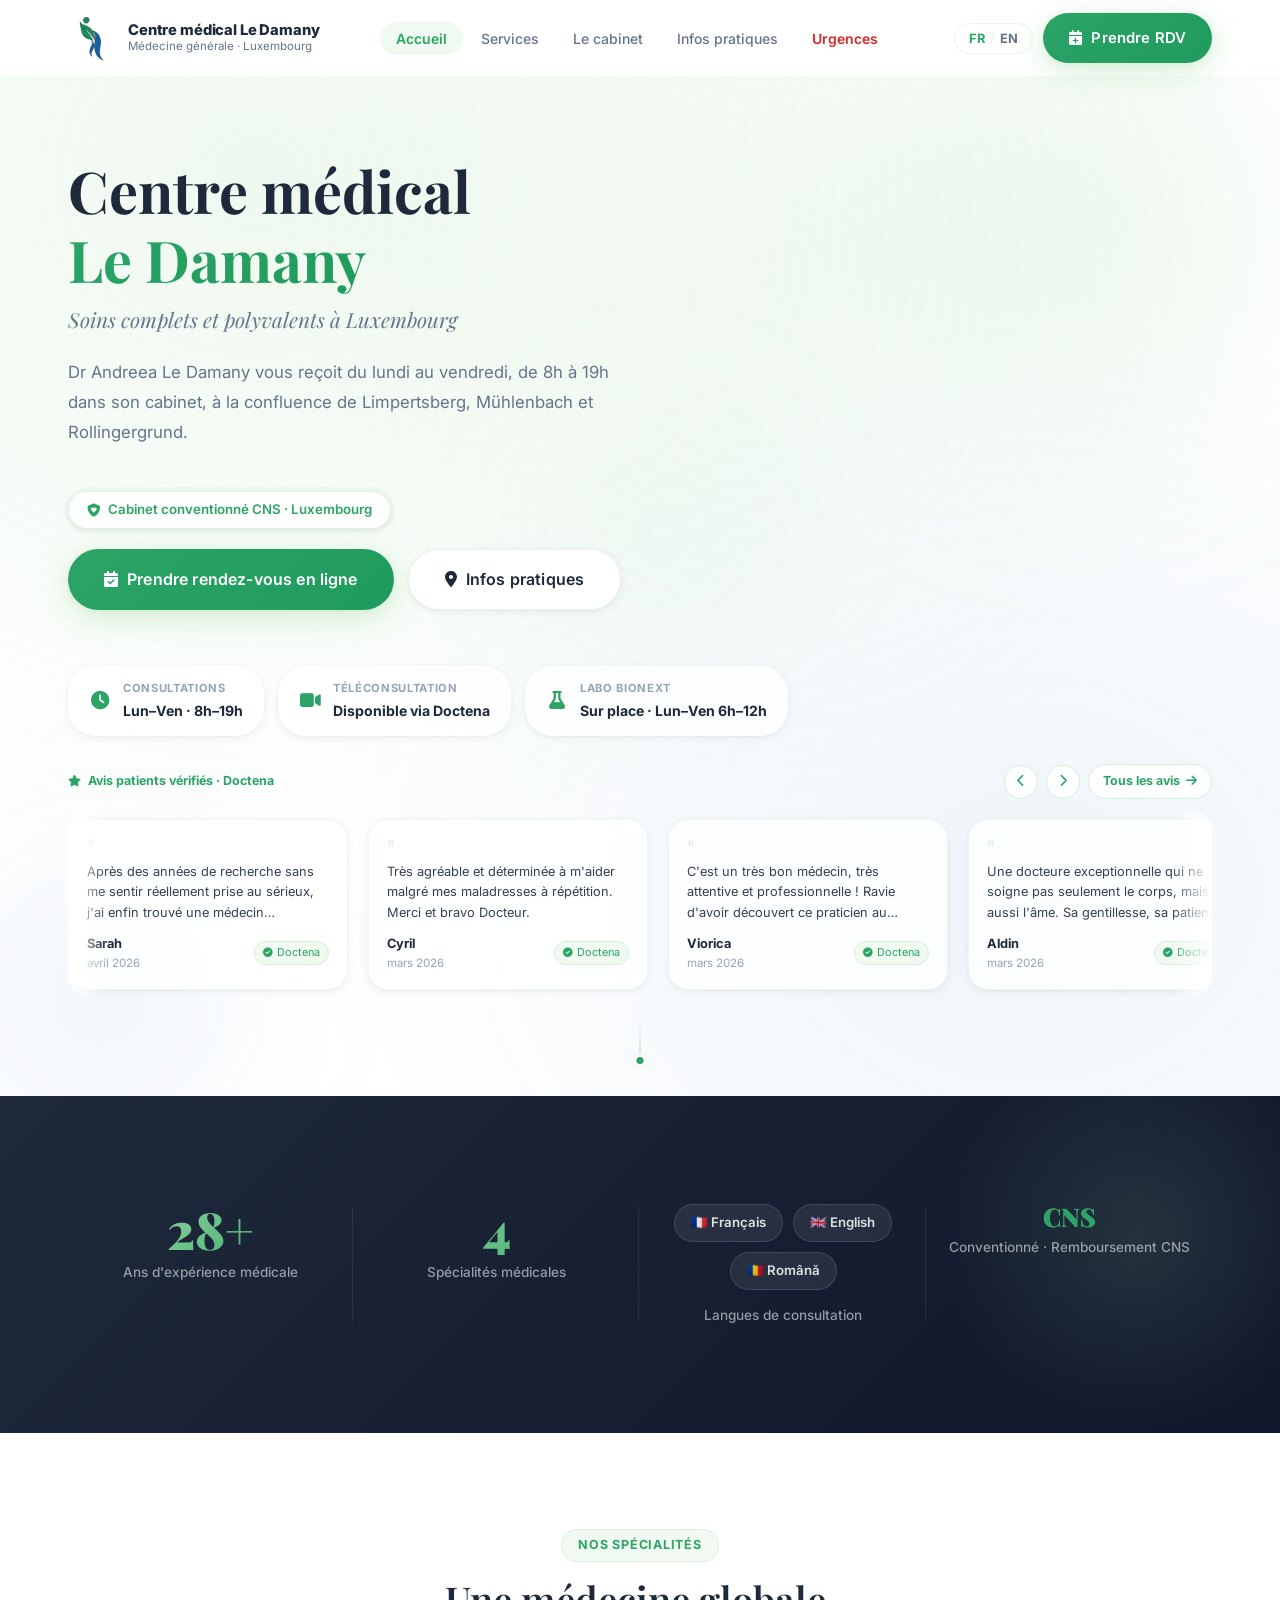
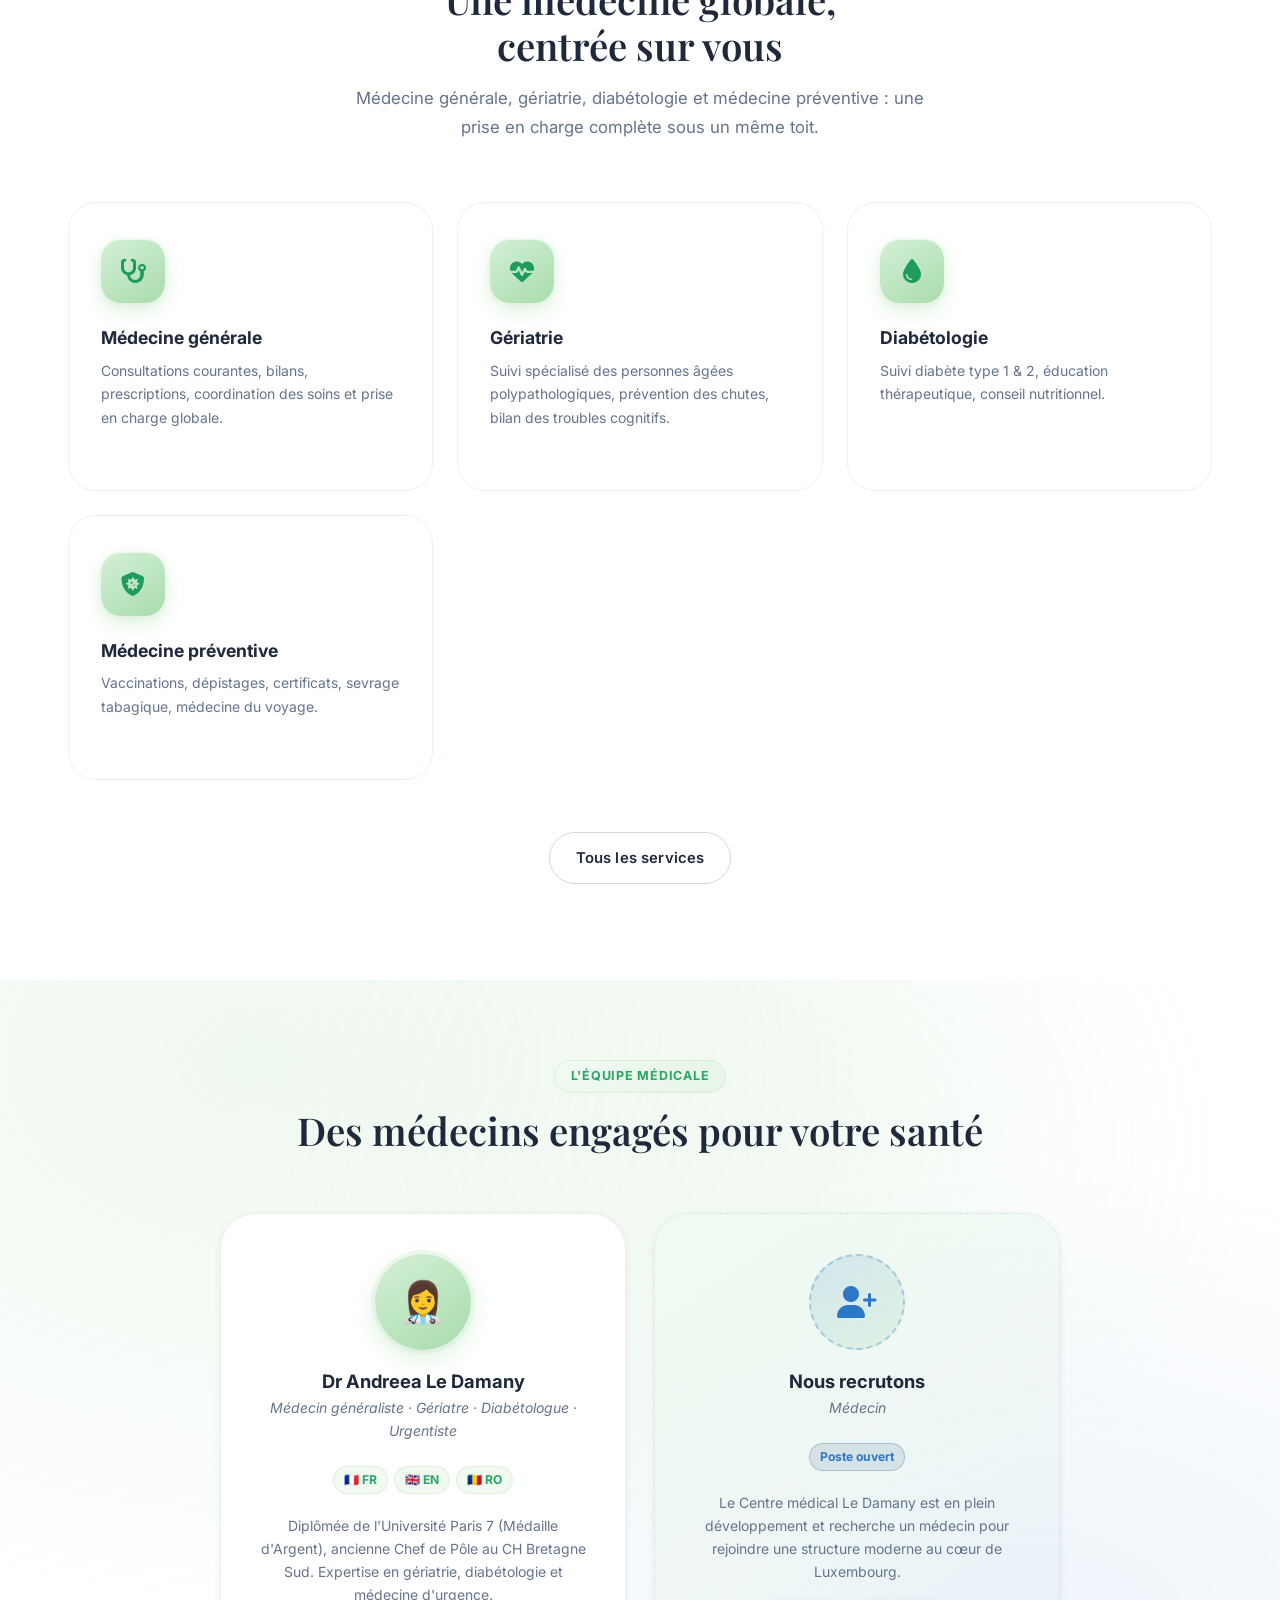
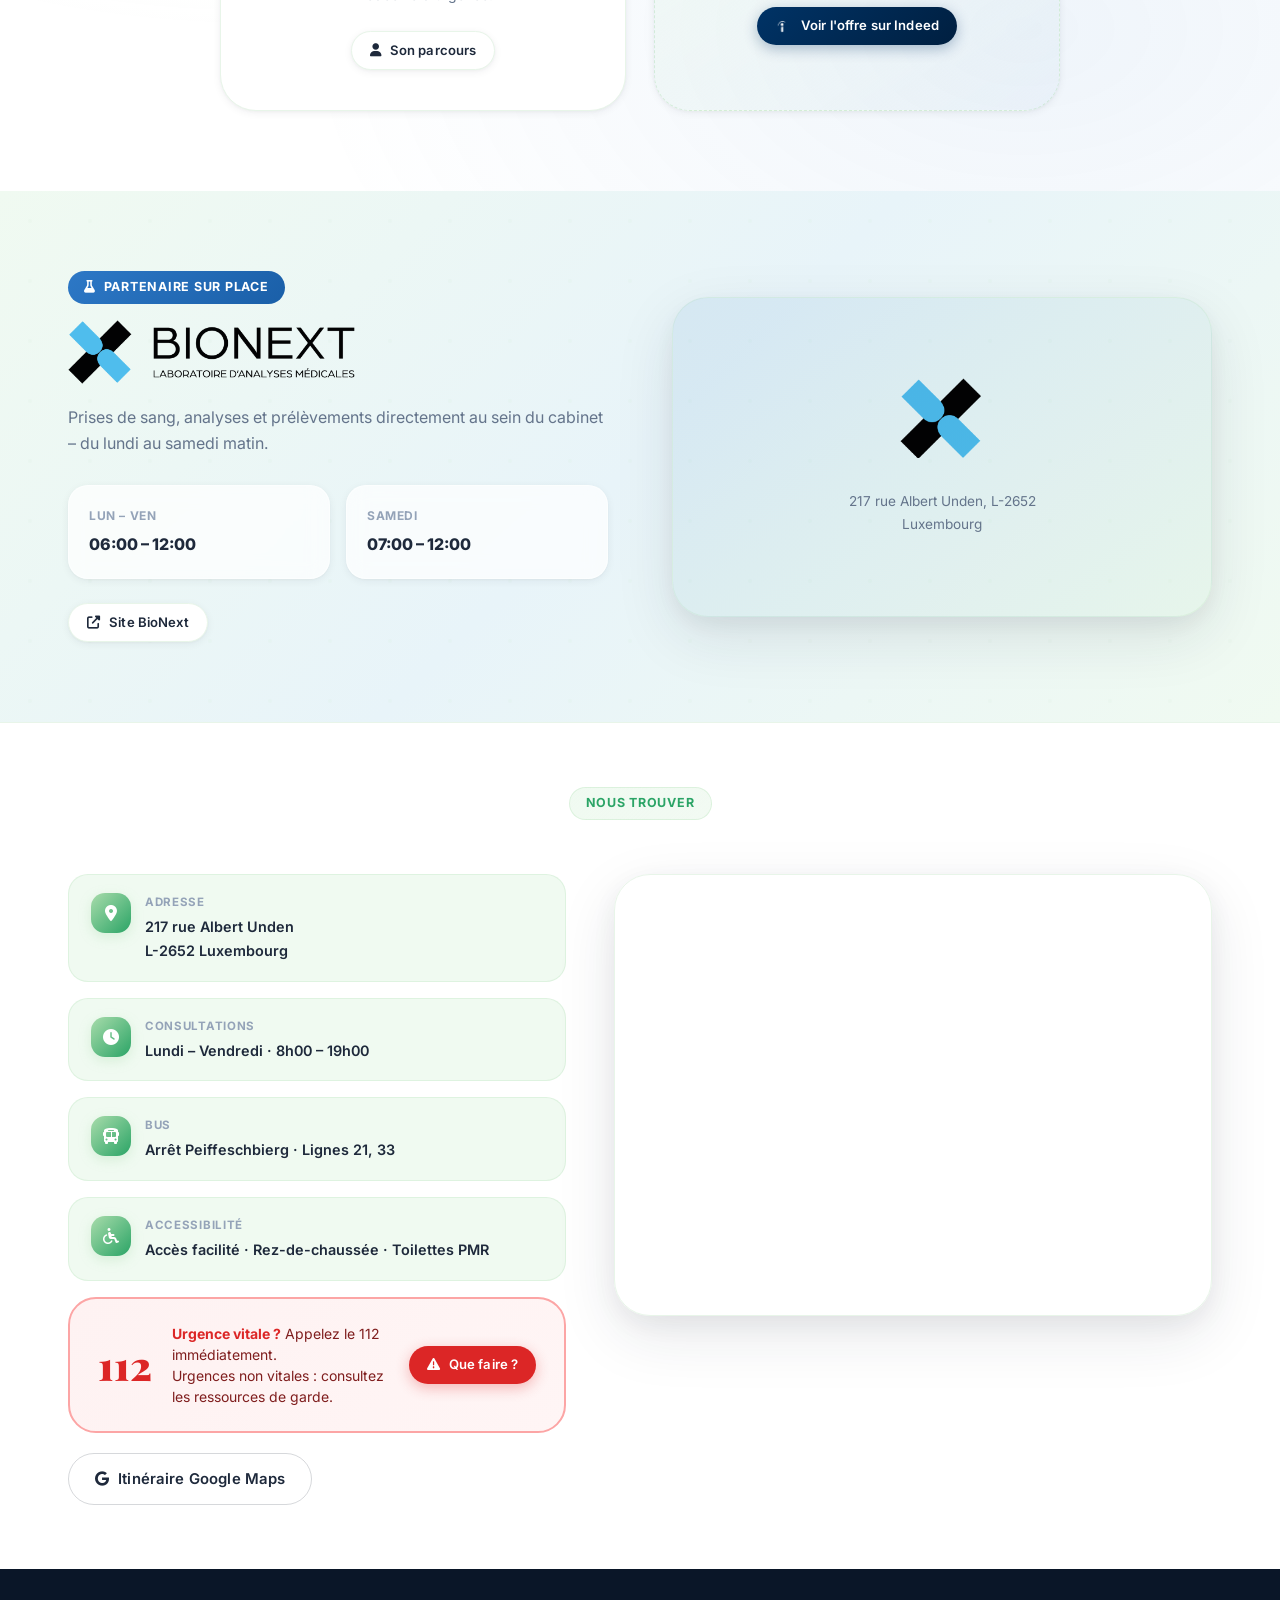
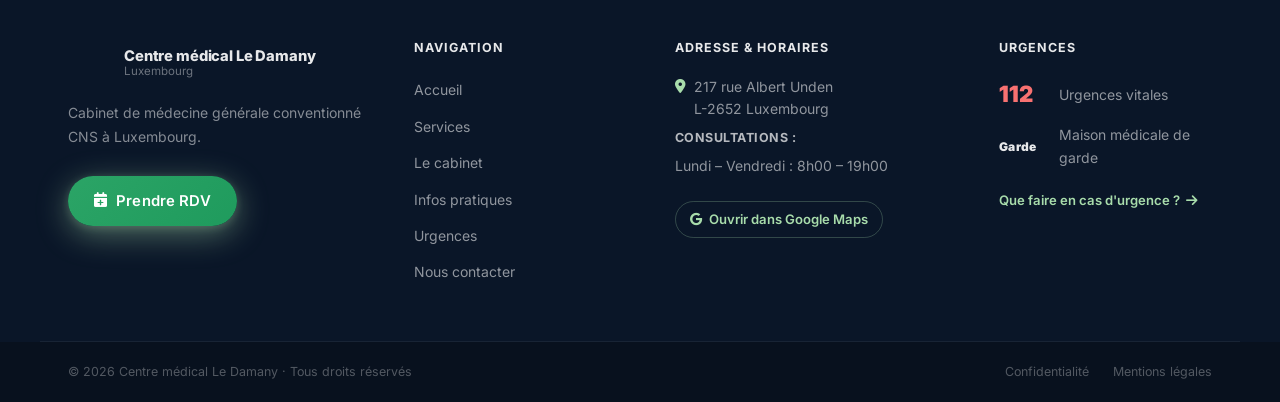
<file: index.html>
<!DOCTYPE html>
<html lang="fr">
<head>
  <meta charset="UTF-8" />
  <meta name="viewport" content="width=device-width, initial-scale=1.0" />
  <meta name="description" content="Centre médical Le Damany - Médecine généraliste à Luxembourg (Mühlenbach, Limpertsberg, Rollingergrund). Dr Andreea Le Damany, prise de RDV sur Doctena." />
  <meta name="keywords" content="médecin généraliste Luxembourg, Centre médical Le Damany, Andreea Le Damany, médecine générale Luxembourg, Mühlenbach, Limpertsberg, Rollingergrund, Doctena Luxembourg, cabinet CNS Luxembourg" />
  <meta name="robots" content="index, follow" />
  <link rel="canonical" href="https://cm-ledamany.lu/" />

  <!-- Open Graph -->
  <meta property="og:title" content="Centre médical Le Damany – Médecin Généraliste Luxembourg" />
  <meta property="og:description" content="Cabinet de médecine générale à Luxembourg. Dr Andreea Le Damany, médecin généraliste, gériatre et diabétologue. Convention CNS. Prise de RDV en ligne sur Doctena." />
  <meta property="og:type" content="website" />
  <meta property="og:url" content="https://cm-ledamany.lu/" />
  <meta property="og:locale" content="fr_LU" />
  <meta property="og:site_name" content="Centre médical Le Damany" />

  <title>Centre médical Le Damany - Médecin Généraliste Luxembourg</title>

  <!-- Favicon -->
  <link rel="icon" type="image/png" href="/my-favicon/favicon-96x96.png" sizes="96x96" />
  <link rel="icon" type="image/svg+xml" href="/my-favicon/favicon.svg" />
  <link rel="icon" href="/my-favicon/favicon.ico" />
  <link rel="apple-touch-icon" sizes="180x180" href="/my-favicon/apple-touch-icon.png" />
  <meta name="apple-mobile-web-app-title" content="Centre médical Le Damany" />
  <link rel="manifest" href="/my-favicon/site.webmanifest" />

  <!-- JSON-LD : fiche cabinet médical -->
  <script type="application/ld+json">
  {
    "@context": "https://schema.org",
    "@type": "MedicalBusiness",
    "name": "Centre médical Le Damany",
    "description": "Cabinet de médecine générale, gériatrie et diabétologie à Luxembourg. Conventionné CNS. Dr Andreea Le Damany.",
    "url": "https://cm-ledamany.lu",
    "telephone": "+352285189422",
    "email": "secretariat@cm-ledamany.com",
    "address": {
      "@type": "PostalAddress",
      "streetAddress": "217 rue Albert Unden",
      "addressLocality": "Luxembourg",
      "postalCode": "L-2652",
      "addressCountry": "LU"
    },
    "geo": {
      "@type": "GeoCoordinates",
      "latitude": 49.6116,
      "longitude": 6.1319
    },
    "openingHoursSpecification": [
      {
        "@type": "OpeningHoursSpecification",
        "dayOfWeek": ["Monday","Tuesday","Wednesday","Thursday","Friday"],
        "opens": "08:00",
        "closes": "19:00"
      }
    ],
    "medicalSpecialty": ["General Practice", "Geriatric Medicine", "Diabetology"],
    "currenciesAccepted": "EUR",
    "priceRange": "Conventionné CNS",
    "sameAs": [
      "https://www.doctena.lu/fr/specialite/medecin-generaliste/dr-andreea-le-damany-1717095"
    ],
    "employee": {
      "@type": "Physician",
      "name": "Dr Andreea Le Damany",
      "jobTitle": "Médecin généraliste, gériatre, diabétologue",
      "knowsLanguage": ["fr", "en", "ro"]
    }
  }
  </script>
  <link rel="stylesheet" href="css/style.css" />
  <link rel="preconnect" href="https://fonts.googleapis.com" />
  <link rel="preconnect" href="https://fonts.gstatic.com" crossorigin />
  <link href="https://fonts.googleapis.com/css2?family=Inter:wght@300;400;500;600;700;800&family=Playfair+Display:ital,wght@0,400;0,600;0,700;1,400&display=swap" rel="stylesheet" />
  <link rel="stylesheet" href="https://cdn.jsdelivr.net/npm/@fortawesome/fontawesome-free@6.4.0/css/all.min.css" />
</head>
<body>

  <!-- ===== HEADER (shared component) ===== -->
  <header class="header scrolled" id="header">
    <div class="container header__inner">
      <a href="index.html" class="header__logo">
        <img src="images/logo.png" alt="Centre médical Le Damany" class="logo__img" />
        <div class="logo__text">
          <span class="logo__name">Centre médical Le Damany</span>
          <span class="logo__subtitle" data-fr="Médecine générale · Luxembourg" data-en="General practice · Luxembourg">Médecine générale · Luxembourg</span>
        </div>
      </a>
      <nav class="nav" id="nav">
        <ul class="nav__list">
          <li><a href="index.html" class="nav__link active" data-fr="Accueil" data-en="Home">Accueil</a></li>
          <li><a href="services.html" class="nav__link" data-fr="Services" data-en="Services">Services</a></li>
          <li><a href="about.html" class="nav__link" data-fr="Le cabinet" data-en="About">Le cabinet</a></li>
          <li><a href="infos.html" class="nav__link" data-fr="Infos pratiques" data-en="Practical info">Infos pratiques</a></li>
          <li><a href="urgences.html" class="nav__link nav__link--urgent" data-fr="Urgences" data-en="Emergencies">Urgences</a></li>
        </ul>
      </nav>
      <div class="header__actions">
        <button class="lang-toggle" id="langToggle" aria-label="Switch language">
          <span class="lang-toggle__option active" data-lang="fr">FR</span>
          <span class="lang-toggle__sep">/</span>
          <span class="lang-toggle__option" data-lang="en">EN</span>
        </button>
        <a href="https://www.doctena.lu/fr/specialite/medecin-generaliste/dr-andreea-le-damany-1717095" target="_blank" rel="noopener" class="btn btn--primary rdv-btn" aria-label="Prendre rendez-vous sur Doctena">
          <i class="fas fa-calendar-plus"></i>
          <span data-fr="Prendre RDV" data-en="Book now">Prendre RDV</span>
        </a>
        <button class="hamburger" id="hamburger" aria-label="Menu" aria-expanded="false">
          <span></span><span></span><span></span>
        </button>
      </div>
    </div>
  </header>
  <div class="nav-overlay" id="navOverlay"></div>

  <!-- ===== HERO ===== -->
  <section class="hero">
    <div class="hero__orb hero__orb--1"></div>
    <div class="hero__orb hero__orb--2"></div>
    <div class="hero__orb hero__orb--3"></div>

    <div class="container hero__content">
      <h1 class="hero__title reveal visible" style="--delay:0.05s">
        <span data-fr="Centre médical" data-en="Centre médical">Centre médical</span><br>
        <span class="hero__title-accent">Le Damany</span>
      </h1>
      <p class="hero__subtitle reveal visible" style="--delay:0.12s" data-fr="Soins complets et polyvalents à Luxembourg" data-en="Complete and comprehensive care in Luxembourg">Soins complets et polyvalents à Luxembourg</p>
      <p class="hero__desc reveal visible" style="--delay:0.18s"
         data-fr="Dr Andreea Le Damany vous reçoit du lundi au vendredi, de 8h à 19h dans son cabinet, à la confluence de Limpertsberg, Mühlenbach et Rollingergrund."
         data-en="Dr Andreea Le Damany sees patients Monday to Friday, 8am–7pm in her practice, at the confluence of Limpertsberg, Mühlenbach and Rollingergrund.">
        Dr Andreea Le Damany vous reçoit du lundi au vendredi, de 8h à 19h dans son cabinet, à la confluence de Limpertsberg, Mühlenbach et Rollingergrund.
      </p>

      <div class="hero__badge reveal visible" style="--delay:0.25s; margin-bottom:20px;">
        <i class="fas fa-shield-heart"></i>
        <span data-fr="Cabinet conventionné CNS · Luxembourg" data-en="CNS Accredited Practice · Luxembourg">Cabinet conventionné CNS · Luxembourg</span>
      </div>

      <div class="hero__ctas reveal visible" style="--delay:0.32s">
        <a href="https://www.doctena.lu/fr/specialite/medecin-generaliste/dr-andreea-le-damany-1717095" target="_blank" rel="noopener" class="btn btn--primary btn--large" aria-label="Prendre rendez-vous en ligne sur Doctena">
          <i class="fas fa-calendar-check"></i>
          <span data-fr="Prendre rendez-vous en ligne" data-en="Book appointment online">Prendre rendez-vous en ligne</span>
        </a>
        <a href="infos.html" class="btn btn--secondary btn--large">
          <i class="fas fa-map-marker-alt"></i>
          <span data-fr="Infos pratiques" data-en="Practical info">Infos pratiques</span>
        </a>
      </div>

      <div class="hero__info reveal visible" style="--delay:0.42s">
        <div class="hero__info-item">
          <i class="fas fa-clock"></i>
          <div>
            <span class="hero__info-label" data-fr="Consultations" data-en="Consultations">Consultations</span>
            <span class="hero__info-value" data-fr="Lun–Ven · 8h–19h" data-en="Mon–Fri · 8am–7pm">Lun–Ven · 8h–19h</span>
          </div>
        </div>
        <div class="hero__info-item">
          <i class="fas fa-video"></i>
          <div>
            <span class="hero__info-label" data-fr="Téléconsultation" data-en="Teleconsultation">Téléconsultation</span>
            <span class="hero__info-value" data-fr="Disponible via Doctena" data-en="Available on Doctena">Disponible via Doctena</span>
          </div>
        </div>
        <div class="hero__info-item">
          <i class="fas fa-flask"></i>
          <div>
            <span class="hero__info-label" data-fr="Labo BioNext" data-en="BioNext Lab">Labo BioNext</span>
            <span class="hero__info-value" data-fr="Sur place · Lun–Ven 6h–12h" data-en="On site · Mon–Fri 6am–12pm">Sur place · Lun–Ven 6h–12h</span>
          </div>
        </div>
      </div>

      <!-- Bandeau avis — intégré dans le hero sous les pills -->
      <div class="hero__reviews reveal visible" style="--delay:0.52s" id="heroReviewsAnchor">
        <div class="hero__reviews-header">
          <span class="hero__reviews-label">
            <i class="fas fa-star"></i>
            <span data-fr="Avis patients vérifiés · Doctena" data-en="Verified patient reviews · Doctena">Avis patients vérifiés · Doctena</span>
          </span>
          <div class="hero__reviews-controls">
            <button class="reviews-nav-btn" id="reviewsPrev" aria-label="Avis précédent"><i class="fas fa-chevron-left"></i></button>
            <button class="reviews-nav-btn" id="reviewsNext" aria-label="Avis suivant"><i class="fas fa-chevron-right"></i></button>
            <a href="https://www.doctena.lu/fr/specialite/medecin-generaliste/dr-andreea-le-damany-1717095/feedback" target="_blank" rel="noopener" class="reviews-doctena-link">
              <span data-fr="Tous les avis" data-en="All reviews">Tous les avis</span>
              <i class="fas fa-arrow-right"></i>
            </a>
          </div>
        </div>
        <div class="reviews-track-wrapper" id="reviewsWrapper">
          <div class="reviews-track" id="reviewsTrack"></div>
        </div>
      </div>
    </div>

    <div class="hero__scroll">
      <span class="hero__scroll-line"></span>
      <span class="hero__scroll-dot"></span>
    </div>
  </section>

  <!-- ===== STATS BAND ===== -->
  <section class="expertise-section">
    <div class="container">
      <div class="expertise-grid">
        <div class="expertise-item reveal visible" style="--delay:0.05s">
          <div class="expertise-item__number" data-count="30" data-suffix="+">30+</div>
          <div class="expertise-item__label" data-fr="Ans d'expérience médicale" data-en="Years of medical experience">Ans d'expérience médicale</div>
        </div>
        <div class="expertise-item reveal visible" style="--delay:0.12s">
          <div class="expertise-item__number" data-count="4" data-suffix="">4</div>
          <div class="expertise-item__label" data-fr="Spécialités médicales" data-en="Medical specialties">Spécialités médicales</div>
        </div>
        <div class="expertise-item reveal visible" style="--delay:0.18s">
          <div style="margin-bottom:16px;">
            <div class="lang-badges">
              <span class="lang-badge">🇫🇷 Français</span>
              <span class="lang-badge">🇬🇧 English</span>
              <span class="lang-badge">🇷🇴 Română</span>
            </div>
          </div>
          <div class="expertise-item__label" data-fr="Langues de consultation" data-en="Consultation languages">Langues de consultation</div>
        </div>
        <div class="expertise-item reveal visible" style="--delay:0.24s">
          <div class="expertise-item__number" style="-webkit-text-fill-color:unset;color:var(--green-dark);font-size:1.6rem;">CNS</div>
          <div class="expertise-item__label" data-fr="Conventionné · Remboursement CNS" data-en="Accredited · CNS reimbursement">Conventionné · Remboursement CNS</div>
        </div>
      </div>
    </div>
  </section>

  <!-- ===== SERVICES OVERVIEW ===== -->
  <section class="section services-preview">
    <div class="container">
      <div class="section__header reveal visible">
        <span class="section__tag" data-fr="Nos spécialités" data-en="Our specialties">Nos spécialités</span>
        <h2 data-html="true"
            data-fr="Une médecine globale,<br>centrée sur vous"
            data-en="Holistic medicine,<br>centred on you">Une médecine globale,<br>centrée sur vous</h2>
        <p class="section__desc"
           data-fr="Médecine générale, gériatrie, diabétologie et médecine préventive : une prise en charge complète sous un même toit."
           data-en="General medicine, geriatrics, diabetology and preventive medicine: complete care under one roof.">
          Médecine générale, gériatrie, diabétologie et médecine préventive : une prise en charge complète sous un même toit.
        </p>
      </div>

      <div class="services-grid">
        <a href="services.html" class="service-card reveal visible" style="--delay:0.05s">
          <div class="service-card__icon"><i class="fas fa-stethoscope"></i></div>
          <h3 data-fr="Médecine générale" data-en="General Medicine">Médecine générale</h3>
          <p data-fr="Consultations courantes, bilans, prescriptions, coordination des soins et prise en charge globale." data-en="General consultations, health check-ups, prescriptions, care coordination and holistic management.">Consultations courantes, bilans, prescriptions, coordination des soins et prise en charge globale.</p>
        </a>
        <a href="services.html#geriatrie" class="service-card reveal visible" style="--delay:0.12s">
          <div class="service-card__icon"><i class="fas fa-heart-pulse"></i></div>
          <h3 data-fr="Gériatrie" data-en="Geriatrics">Gériatrie</h3>
          <p data-fr="Suivi spécialisé des personnes âgées polypathologiques, prévention des chutes, bilan des troubles cognitifs." data-en="Specialised follow-up for elderly patients with multiple conditions, fall prevention, cognitive assessment.">Suivi spécialisé des personnes âgées polypathologiques, prévention des chutes, bilan des troubles cognitifs.</p>
        </a>
        <a href="services.html#diabetologie" class="service-card reveal visible" style="--delay:0.19s">
          <div class="service-card__icon"><i class="fas fa-droplet"></i></div>
          <h3 data-fr="Diabétologie" data-en="Diabetology">Diabétologie</h3>
          <p data-fr="Suivi diabète type 1 &amp; 2, éducation thérapeutique, conseil nutritionnel." data-en="Type 1 &amp; 2 diabetes, therapeutic education, nutritional counselling.">Suivi diabète type 1 &amp; 2, éducation thérapeutique, conseil nutritionnel.</p>
        </a>
        <a href="services.html#prevention" class="service-card reveal visible" style="--delay:0.26s">
          <div class="service-card__icon"><i class="fas fa-shield-virus"></i></div>
          <h3 data-fr="Médecine préventive" data-en="Preventive Medicine">Médecine préventive</h3>
          <p data-fr="Vaccinations, dépistages, certificats, sevrage tabagique, médecine du voyage." data-en="Vaccinations, screenings, certificates, smoking cessation, travel medicine.">Vaccinations, dépistages, certificats, sevrage tabagique, médecine du voyage.</p>
        </a>
      </div>

      <div class="section__cta reveal visible">
        <a href="services.html" class="btn btn--outline" data-fr="Tous les services" data-en="All services">Tous les services</a>
      </div>
    </div>
  </section>

  <!-- ===== TEAM SECTION ===== -->
  <section class="team-section section">
    <div class="container">
      <div class="section__header reveal visible">
        <span class="section__tag" data-fr="L'équipe médicale" data-en="The medical team">L'équipe médicale</span>
        <h2 data-fr="Des médecins engagés pour votre santé" data-en="Dedicated physicians for your health">Des médecins engagés pour votre santé</h2>
      </div>
      <div class="team-grid">

        <!-- Dr Le Damany -->
        <div class="team-card reveal visible" style="--delay:0.08s">
          <div class="team-avatar team-avatar--dr">👩‍⚕️</div>
          <h3>Dr Andreea Le Damany</h3>
          <p class="team-card__role" data-fr="Médecin généraliste · Gériatre · Diabétologue · Urgentiste" data-en="GP · Geriatrician · Diabetologist · Emergency physician">Médecin généraliste · Gériatre · Diabétologue · Urgentiste</p>
          <div class="team-card__langs">
            <span class="team-card__lang">🇫🇷 FR</span>
            <span class="team-card__lang">🇬🇧 EN</span>
            <span class="team-card__lang">🇷🇴 RO</span>
          </div>
          <p data-fr="Diplômée de l'Université Paris 7 (Médaille d'Argent), ancienne Chef de Pôle au CH Bretagne Sud. Expertise en gériatrie, diabétologie et médecine d'urgence."
             data-en="Graduate of Université Paris 7 (Silver Medal), former Head of Department at CH Bretagne Sud. Expertise in geriatrics, diabetology and emergency medicine.">
            Diplômée de l'Université Paris 7 (Médaille d'Argent), ancienne Chef de Pôle au CH Bretagne Sud. Expertise en gériatrie, diabétologie et médecine d'urgence.
          </p>
          <a href="about.html" class="btn btn--secondary btn--small" data-fr="Son parcours" data-en="Her background">
            <i class="fas fa-user"></i>
            <span data-fr="Son parcours" data-en="Her background">Son parcours</span>
          </a>
        </div>

        <!-- Recruitment -->
        <div class="team-card team-card--recruit reveal visible" style="--delay:0.18s">
          <div class="team-avatar team-avatar--recruit"><i class="fas fa-user-plus"></i></div>
          <h3 data-fr="Nous recrutons" data-en="We are recruiting">Nous recrutons</h3>
          <p class="team-card__role" data-fr="Médecin" data-en="Physician">Médecin</p>
          <div class="team-card__langs">
            <span class="team-card__lang" style="background:rgba(0,51,102,0.1);color:var(--blue-logo);border-color:rgba(0,51,102,0.2);" data-fr="Poste ouvert" data-en="Open position">Poste ouvert</span>
          </div>
          <p data-fr="Le Centre médical Le Damany est en plein développement et recherche un médecin pour rejoindre une structure moderne au cœur de Luxembourg."
             data-en="Centre médical Le Damany is developing and seeks a physician to join a modern practice in the heart of Luxembourg.">
            Le Centre médical Le Damany est en plein développement et recherche un médecin pour rejoindre une structure moderne au cœur de Luxembourg.
          </p>
          <a href="https://lu.indeed.com/viewjob?jk=f32af8c9e22e3333&from=shareddesktop_copy" target="_blank" rel="noopener" class="btn btn--small btn--indeed">
            <img src="images/indeed_icon.png" alt="Indeed" style="height: 1em; width: auto; vertical-align: middle; margin-right: 4px;">
            <span data-fr="Voir l'offre sur Indeed" data-en="View offer on Indeed">Voir l'offre sur Indeed</span>
          </a>
        </div>

      </div>
    </div>
  </section>

  <!-- ===== BIONEXT SECTION ===== -->
  <section class="bionext-section">
    <div class="container">
      <div class="bionext-inner">
        <div>
          <div class="bionext-badge reveal visible">
            <i class="fas fa-flask"></i>
            <span data-fr="Partenaire sur place" data-en="On-site partner">Partenaire sur place</span>
          </div>
          <div class="reveal visible bionext-logo-wrap" style="--delay:0.05s; margin-bottom:20px;">
            <img src="images/bionext-logo-text.png" alt="BioNext Luxembourg" class="bionext-logo-img" />
          </div>
          <p class="reveal visible" style="--delay:0.15s"
             data-fr="Prises de sang, analyses et prélèvements directement au sein du cabinet – du lundi au samedi matin."
             data-en="Blood tests, analyses and samples within the practice – Monday to Saturday morning.">
            Prises de sang, analyses et prélèvements directement au sein du cabinet – du lundi au samedi matin.
          </p>
          <div class="bionext-hours reveal visible" style="--delay:0.22s">
            <div class="bionext-hour-card">
              <div class="bionext-hour-card__day" data-fr="Lun – Ven" data-en="Mon – Fri">Lun – Ven</div>
              <div class="bionext-hour-card__time">06:00 – 12:00</div>
            </div>
            <div class="bionext-hour-card">
              <div class="bionext-hour-card__day" data-fr="Samedi" data-en="Saturday">Samedi</div>
              <div class="bionext-hour-card__time">07:00 – 12:00</div>
            </div>
          </div>
          <div class="reveal visible" style="--delay:0.3s; margin-top:24px;">
            <a href="https://www.bionext.lu/fr/laboratoire-luxembourg-limpertsberg-rue-albert-unden" target="_blank" rel="noopener" class="btn btn--secondary btn--small">
              <i class="fas fa-external-link-alt"></i>
              <span data-fr="Site BioNext" data-en="BioNext website">Site BioNext</span>
            </a>
          </div>
        </div>
        <div class="bionext-visual reveal-right visible" style="--delay:0.1s">
          <img src="images/bionext-logo.png" alt="BioNext Luxembourg" class="bionext-visual-logo" />
          <p style="font-size:0.85rem;color:var(--slate-light);margin-top:12px;" data-fr="217 rue Albert Unden, L-2652 Luxembourg" data-en="217 rue Albert Unden, L-2652 Luxembourg">217 rue Albert Unden, L-2652 Luxembourg</p>
        </div>
      </div>
    </div>
  </section>

  <!-- ===== ACCESS & LOCALISATION ===== -->
  <section class="contact-band">
    <div class="container">
      <div class="section__header reveal visible" style="margin-bottom:40px;">
        <span class="section__tag" data-fr="Nous trouver" data-en="Find us">Nous trouver</span>
      </div>
      <div class="contact-grid">
        <div>
          <div class="contact-info">
            <div class="contact-item reveal visible" style="--delay:0.05s">
              <div class="contact-item__icon"><i class="fas fa-location-dot"></i></div>
              <div class="contact-item__content">
                <div class="contact-item__label" data-fr="Adresse" data-en="Address">Adresse</div>
                <div class="contact-item__value">217 rue Albert Unden<br>L-2652 Luxembourg</div>
              </div>
            </div>
            <div class="contact-item reveal visible" style="--delay:0.1s">
              <div class="contact-item__icon"><i class="fas fa-clock"></i></div>
              <div class="contact-item__content">
                <div class="contact-item__label" data-fr="Consultations" data-en="Consultations">Consultations</div>
                <div class="contact-item__value" data-fr="Lundi – Vendredi · 8h00 – 19h00" data-en="Monday – Friday · 8:00am – 7:00pm">Lundi – Vendredi · 8h00 – 19h00</div>
              </div>
            </div>
            <div class="contact-item reveal visible" style="--delay:0.15s">
              <div class="contact-item__icon"><i class="fas fa-bus"></i></div>
              <div class="contact-item__content">
                <div class="contact-item__label" data-fr="Bus" data-en="Bus">Bus</div>
                <div class="contact-item__value" data-fr="Arrêt Peiffeschbierg · Lignes 21, 33" data-en="Stop Peiffeschbierg · Lines 21, 33">Arrêt Peiffeschbierg · Lignes 21, 33</div>
              </div>
            </div>
            <div class="contact-item reveal visible" style="--delay:0.2s">
              <div class="contact-item__icon"><i class="fas fa-wheelchair"></i></div>
              <div class="contact-item__content">
                <div class="contact-item__label" data-fr="Accessibilité" data-en="Accessibility">Accessibilité</div>
                <div class="contact-item__value" data-fr="Accès facilité · Rez-de-chaussée · Toilettes PMR" data-en="Easy access · Ground floor · Disabled toilets">Accès facilité · Rez-de-chaussée · Toilettes PMR</div>
              </div>
            </div>
          </div>

          <!-- Emergency block -->
          <div class="emergency-band reveal visible" style="--delay:0.28s">
            <div class="emergency-band__num">112</div>
            <div>
              <p data-html="true"
                 data-fr="<strong>Urgence vitale ?</strong> Appelez le 112 immédiatement.<br>Urgences non vitales : consultez les <a href='urgences.html'>ressources de garde</a>."
                 data-en="<strong>Life-threatening emergency?</strong> Call 112 immediately.<br>Non-vital emergencies: see the <a href='urgences.html'>on-call resources</a>.">
                <strong>Urgence vitale ?</strong> Appelez le 112 immédiatement.<br>Urgences non vitales : consultez les <a href="urgences.html">ressources de garde</a>.
              </p>
            </div>
            <a href="urgences.html" class="btn btn--small btn--red" data-fr="Que faire ?" data-en="What to do?">
              <i class="fas fa-triangle-exclamation"></i>
              <span data-fr="Que faire ?" data-en="What to do?">Que faire ?</span>
            </a>
          </div>

          <div style="margin-top:20px;" class="reveal visible" style="--delay:0.35s">
            <a href="https://maps.google.com/?q=217+rue+Albert+Unden,+2652+Luxembourg" target="_blank" rel="noopener" class="btn btn--outline">
              <i class="fab fa-google"></i>
              <span data-fr="Itinéraire Google Maps" data-en="Google Maps directions">Itinéraire Google Maps</span>
            </a>
          </div>
        </div>

        <div class="reveal-right visible" style="--delay:0.12s">
          <div class="map-wrapper">
            <iframe
              src="https://www.google.com/maps/embed?pb=!1m18!1m12!1m3!1d2585.4!2d6.1376!3d49.6144!2m3!1f0!2f0!3f0!3m2!1i1024!2i768!4f13.1!3m3!1m2!1s0x0%3A0x0!2s217+Rue+Albert+Unden%2C+2652+Luxembourg!5e0!3m2!1sfr!2slb!4v1700000000000"
              width="100%" height="440"
              style="border:0;" allowfullscreen="" loading="lazy"
              referrerpolicy="no-referrer-when-downgrade"
              title="Centre médical Le Damany – 217 rue Albert Unden, Luxembourg">
            </iframe>
          </div>
        </div>
      </div>
    </div>
  </section>

  <!-- ===== FOOTER (shared component) ===== -->
  <footer class="footer">
    <div class="container footer__inner">
      <div class="footer__col footer__col--brand">
        <a href="index.html" class="footer__logo">
          <img src="images/logo.png" alt="Centre médical Le Damany" class="logo__img" />
          <div class="logo__text">
            <span class="logo__name">Centre médical Le Damany</span>
            <span class="logo__subtitle">Luxembourg</span>
          </div>
        </a>
        <p class="footer__tagline" data-fr="Cabinet de médecine générale conventionné CNS à Luxembourg." data-en="CNS-accredited general practice in Luxembourg.">Cabinet de médecine générale conventionné CNS à Luxembourg.</p>
        <a href="https://www.doctena.lu/fr/specialite/medecin-generaliste/dr-andreea-le-damany-1717095" target="_blank" rel="noopener" class="btn btn--primary footer__rdv-btn">
          <i class="fas fa-calendar-plus"></i>
          <span data-fr="Prendre RDV" data-en="Book appointment">Prendre RDV</span>
        </a>
      </div>

      <div class="footer__col">
        <h3 class="footer__col-title" data-fr="Navigation" data-en="Navigation">Navigation</h3>
        <ul class="footer__links">
          <li><a href="index.html" data-fr="Accueil" data-en="Home">Accueil</a></li>
          <li><a href="services.html" data-fr="Services" data-en="Services">Services</a></li>
          <li><a href="about.html" data-fr="Le cabinet" data-en="About">Le cabinet</a></li>
          <li><a href="infos.html" data-fr="Infos pratiques" data-en="Practical info">Infos pratiques</a></li>
          <li><a href="urgences.html" data-fr="Urgences" data-en="Emergencies">Urgences</a></li>
          <li><a href="mailto:secretariat@cm-ledamany.com" data-fr="Nous contacter" data-en="Contact us">Nous contacter</a></li>
        </ul>
      </div>

      <div class="footer__col">
        <h3 class="footer__col-title" data-fr="Adresse &amp; Horaires" data-en="Address &amp; Hours">Adresse &amp; Horaires</h3>
        <address class="footer__address">
          <p><i class="fas fa-location-dot"></i> 217 rue Albert Unden<br>L-2652 Luxembourg</p>
          <p class="footer__hours-label" data-fr="Consultations :" data-en="Consultations:">Consultations :</p>
          <p data-fr="Lundi – Vendredi : 8h00 – 19h00" data-en="Monday – Friday: 8:00am – 7:00pm">Lundi – Vendredi : 8h00 – 19h00</p>
        </address>
        <a href="https://maps.google.com/?q=217+rue+Albert+Unden,+2652+Luxembourg" target="_blank" rel="noopener" class="footer__maps-link">
          <i class="fab fa-google"></i>
          <span data-fr="Ouvrir dans Google Maps" data-en="Open in Google Maps">Ouvrir dans Google Maps</span>
        </a>
      </div>

      <div class="footer__col">
        <h3 class="footer__col-title" data-fr="Urgences" data-en="Emergencies">Urgences</h3>
        <div class="footer__emergency">
          <div class="footer__emergency-item footer__emergency-item--vital">
            <span class="footer__emergency-num">112</span>
            <span data-fr="Urgences vitales" data-en="Life-threatening emergencies">Urgences vitales</span>
          </div>
          <div class="footer__emergency-item">
            <span class="footer__emergency-num" style="font-size:0.75rem;letter-spacing:.02em;">Garde</span>
            <span data-fr="Maison médicale de garde" data-en="Out-of-hours medical centre">Maison médicale de garde</span>
          </div>
        </div>
        <a href="urgences.html" class="footer__emergency-link">
          <span data-fr="Que faire en cas d'urgence ?" data-en="What to do in an emergency?">Que faire en cas d'urgence ?</span>
          <i class="fas fa-arrow-right"></i>
        </a>
      </div>
    </div>

    <div class="footer__bottom">
      <div class="container footer__bottom-inner">
        <p data-fr="© 2026 Centre médical Le Damany · Tous droits réservés" data-en="© 2026 Centre médical Le Damany · All rights reserved">© 2026 Centre médical Le Damany · Tous droits réservés</p>
        <div class="footer__bottom-links">
          <a href="infos.html#confidentialite" data-fr="Confidentialité" data-en="Privacy">Confidentialité</a>
          <a href="infos.html#mentions" data-fr="Mentions légales" data-en="Legal notices">Mentions légales</a>
        </div>
      </div>
    </div>
  </footer>

  <!-- GDPR -->
  <script src="js/main.js"></script>
</body>
</html>
</file>
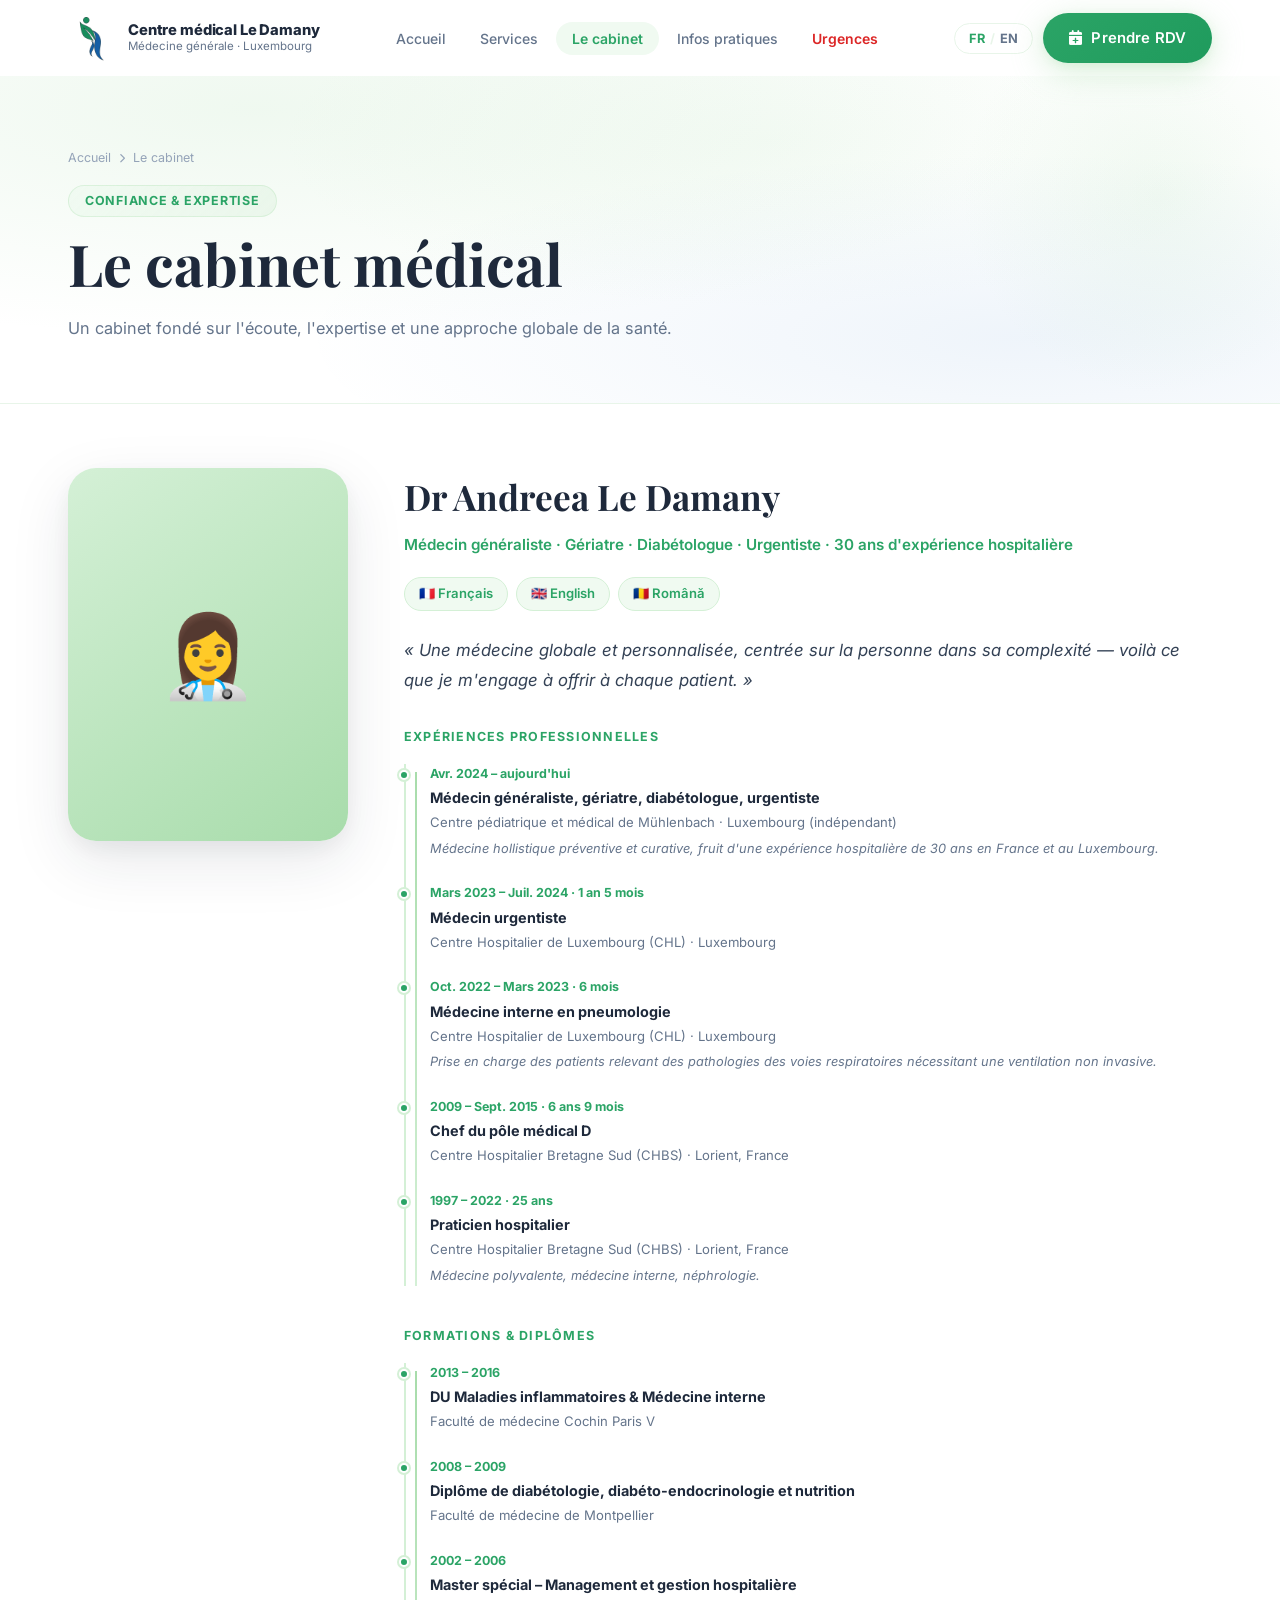
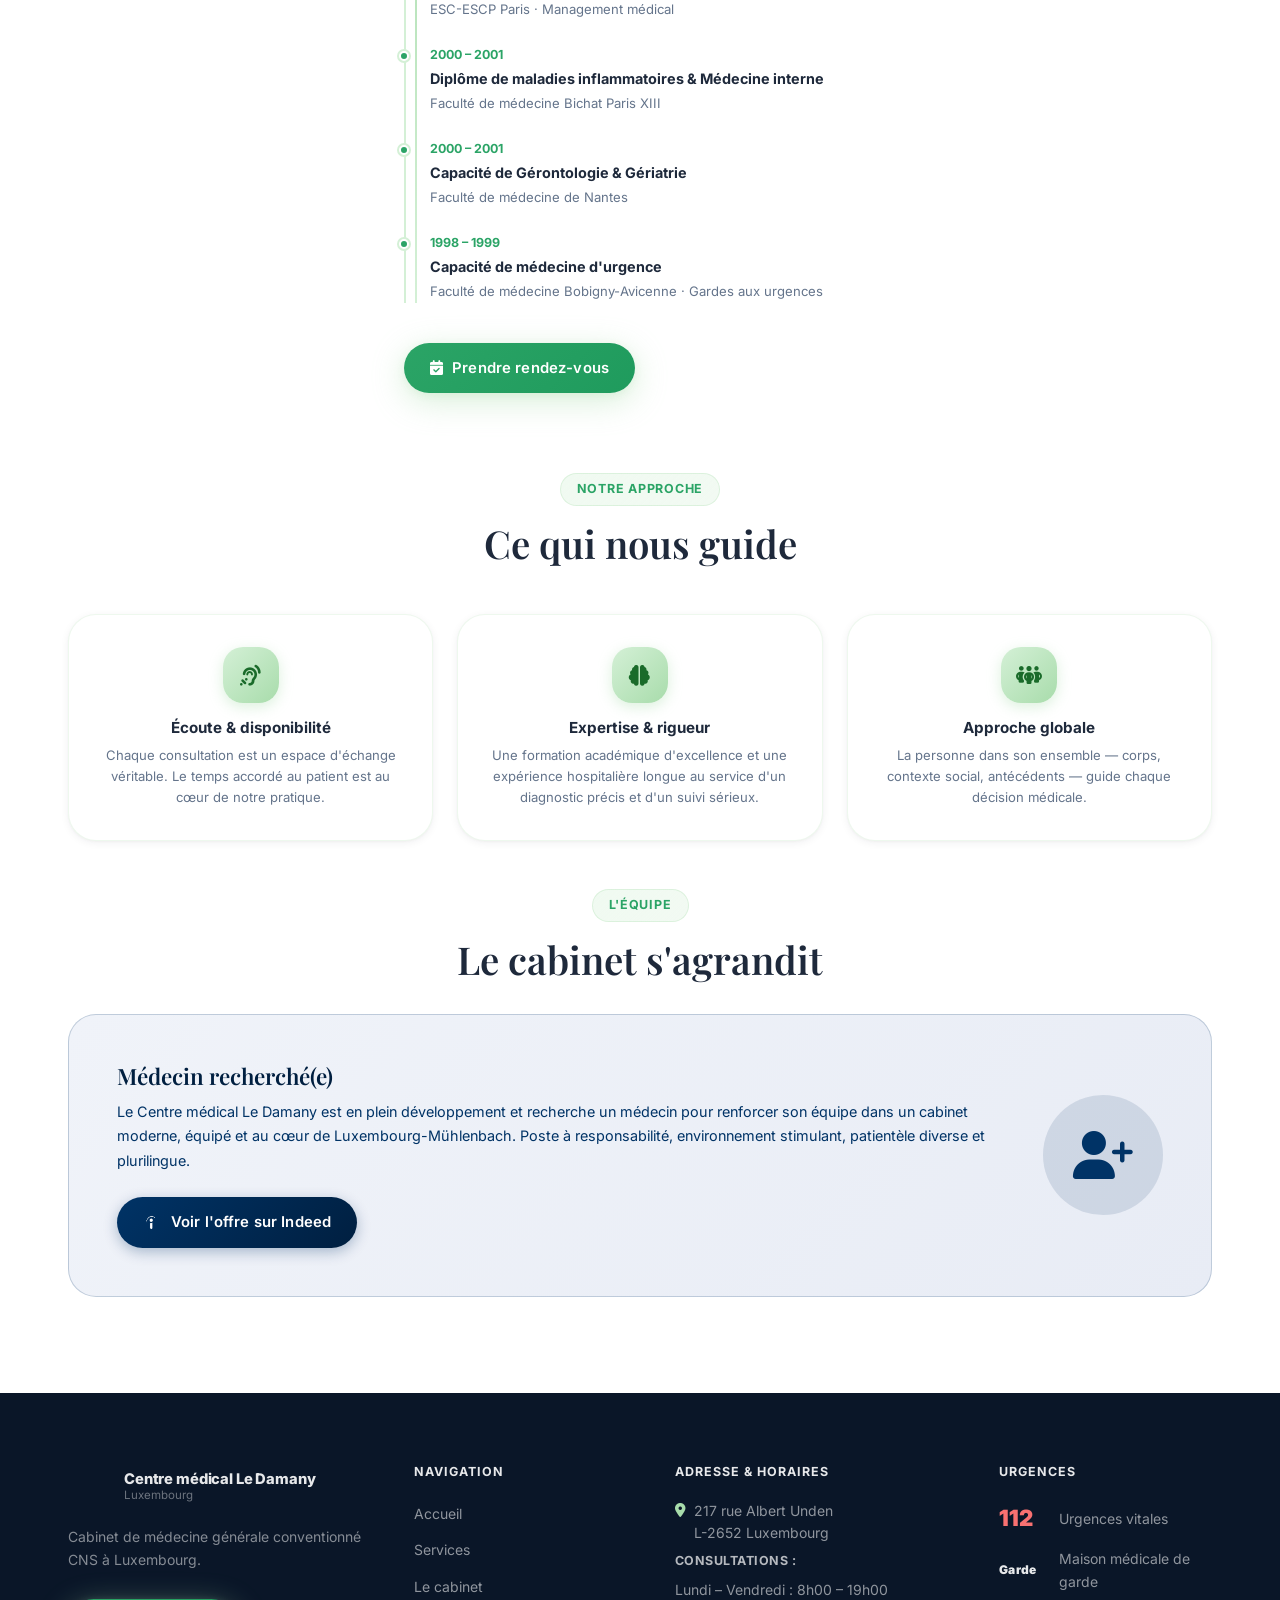
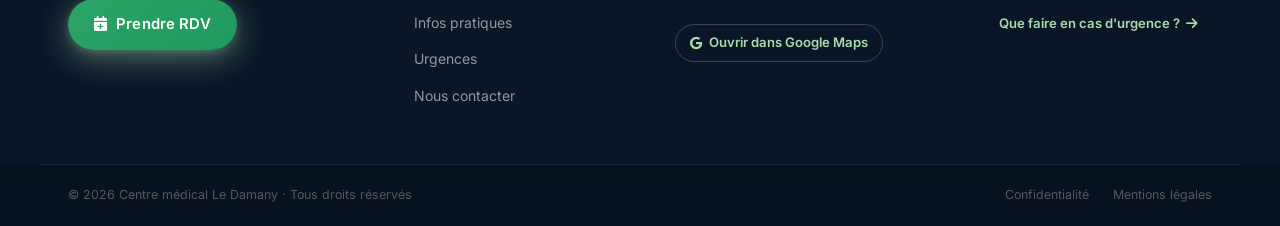
<file: about.html>
<!DOCTYPE html>
<html lang="fr">
<head>
  <meta charset="UTF-8" />
  <meta name="viewport" content="width=device-width, initial-scale=1.0" />
  <meta name="description" content="Dr Andreea Le Damany – médecin généraliste, gériatre et diabétologue à Luxembourg. Plus de 30 ans d'expérience médicale. Consulte en français, anglais et roumain. Cabinet conventionné CNS." />
  <meta name="keywords" content="Dr Andreea Le Damany, médecin généraliste Luxembourg, gériatre Luxembourg, diabétologue Luxembourg, médecin Mühlenbach, Centre médical Le Damany" />
  <meta name="robots" content="index, follow" />
  <link rel="canonical" href="https://cm-ledamany.lu/about.html" />

  <!-- Open Graph -->
  <meta property="og:title" content="Centre médical Le Damany - Le cabinet" />
  <meta property="og:description" content="Médecin généraliste, gériatre et diabétologue. Plus de 30 ans d’expérience. Consulte en français, anglais et roumain à Luxembourg." />
  <meta property="og:type" content="profile" />
  <meta property="og:url" content="https://cm-ledamany.lu/about.html" />
  <meta property="og:locale" content="fr_LU" />
  <meta property="og:site_name" content="Centre médical Le Damany" />

  <title>Centre médical Le Damany - Le cabinet</title>

  <!-- Favicon -->
  <link rel="icon" type="image/png" href="/my-favicon/favicon-96x96.png" sizes="96x96" />
  <link rel="icon" type="image/svg+xml" href="/my-favicon/favicon.svg" />
  <link rel="icon" href="/my-favicon/favicon.ico" />
  <link rel="apple-touch-icon" sizes="180x180" href="/my-favicon/apple-touch-icon.png" />
  <meta name="apple-mobile-web-app-title" content="Centre médical Le Damany" />
  <link rel="manifest" href="/my-favicon/site.webmanifest" />

  <!-- JSON-LD : médecin -->
  <script type="application/ld+json">
  {
    "@context": "https://schema.org",
    "@type": "Physician",
    "name": "Dr Andreea Le Damany",
    "jobTitle": "Médecin généraliste, gériatre, diabétologue",
    "description": "Médecin généraliste, gériatre et diabétologue à Luxembourg avec plus de 30 ans d'expérience. Consulte en français, anglais et roumain.",
    "url": "https://cm-ledamany.lu/about.html",
    "telephone": "+352285189422",
    "email": "secretariat@cm-ledamany.com",
    "knowsLanguage": ["fr", "en", "ro"],
    "medicalSpecialty": ["General Practice", "Geriatric Medicine", "Diabetology"],
    "worksFor": {
      "@type": "MedicalBusiness",
      "name": "Centre médical Le Damany",
      "address": {
        "@type": "PostalAddress",
        "streetAddress": "217 rue Albert Unden",
        "addressLocality": "Luxembourg",
        "postalCode": "L-2652",
        "addressCountry": "LU"
      }
    },
    "sameAs": [
      "https://www.doctena.lu/fr/specialite/medecin-generaliste/dr-andreea-le-damany-1717095",
      "https://www.linkedin.com/in/andreea-le-damany-0562aa14/"
    ]
  }
  </script>
  <link rel="stylesheet" href="css/style.css" />
  <link rel="preconnect" href="https://fonts.googleapis.com" />
  <link rel="preconnect" href="https://fonts.gstatic.com" crossorigin />
  <link href="https://fonts.googleapis.com/css2?family=Inter:wght@300;400;500;600;700;800&family=Playfair+Display:ital,wght@0,400;0,600;0,700;1,400&display=swap" rel="stylesheet" />
  <link rel="stylesheet" href="https://cdn.jsdelivr.net/npm/@fortawesome/fontawesome-free@6.4.0/css/all.min.css" />
  <style>
    /* === PAGE-SPECIFIC STYLES === */
    .about-page { padding: 64px 0 96px; }

    /* Doctor profile hero */
    .dr-profile {
      display: grid;
      grid-template-columns: 280px 1fr;
      gap: 56px;
      align-items: start;
      margin-bottom: 80px;
    }
    .dr-portrait {
      width: 100%;
      aspect-ratio: 3/4;
      background: linear-gradient(145deg, var(--green-light) 0%, var(--green) 100%);
      border-radius: var(--radius-lg);
      display: flex;
      align-items: center;
      justify-content: center;
      font-size: 5rem;
      box-shadow: var(--shadow-lg);
      position: sticky;
      top: calc(var(--header-h) + 24px);
    }
    .dr-content__name {
      font-family: var(--font-serif);
      font-size: clamp(1.6rem, 3vw, 2.2rem);
      font-weight: 700;
      color: var(--slate);
      margin-bottom: 6px;
    }
    .dr-content__role {
      font-size: 0.95rem;
      color: var(--green-dark);
      font-weight: 600;
      margin-bottom: 20px;
    }
    .dr-langs {
      display: flex;
      gap: 8px;
      flex-wrap: wrap;
      margin-bottom: 24px;
    }
    .dr-lang {
      background: var(--green-xlight);
      border: 1px solid var(--green-light);
      color: var(--green-dark);
      padding: 5px 14px;
      border-radius: var(--radius-full);
      font-size: 0.82rem;
      font-weight: 600;
    }
    .dr-intro {
      font-size: 1.05rem;
      color: var(--slate-mid);
      line-height: 1.8;
      margin-bottom: 32px;
      font-style: italic;
    }

    /* Timeline / parcours */
    .parcours-title {
      font-size: 0.78rem;
      font-weight: 700;
      text-transform: uppercase;
      letter-spacing: .1em;
      color: var(--green-dark);
      margin-bottom: 16px;
    }
    .timeline {
      border-left: 2px solid var(--green-light);
      padding-left: 24px;
      margin-bottom: 40px;
    }
    .timeline-item {
      position: relative;
      margin-bottom: 24px;
    }
    .timeline-item::before {
      content: '';
      position: absolute;
      left: -31px;
      top: 6px;
      width: 10px;
      height: 10px;
      border-radius: 50%;
      background: var(--green-dark);
      border: 2px solid white;
      box-shadow: 0 0 0 2px var(--green-light);
    }
    .timeline-item__year {
      font-size: 0.78rem;
      font-weight: 700;
      color: var(--green-dark);
      margin-bottom: 2px;
    }
    .timeline-item__title {
      font-size: 0.9rem;
      font-weight: 700;
      color: var(--slate);
      margin-bottom: 2px;
    }
    .timeline-item__place {
      font-size: 0.82rem;
      color: var(--slate-light);
    }
    .timeline-item__desc {
      font-size: 0.8rem;
      color: var(--slate-light);
      line-height: 1.6;
      margin-top: 5px;
      font-style: italic;
    }

    /* Values */
    .values-grid {
      display: grid;
      grid-template-columns: repeat(3, 1fr);
      gap: 24px;
      margin: 48px 0;
    }
    .value-card {
      background: var(--white);
      border: 1px solid var(--border);
      border-radius: var(--radius-lg);
      padding: 32px 24px;
      text-align: center;
      box-shadow: var(--shadow-sm);
      transition: transform var(--t), box-shadow var(--t);
    }
    .value-card:hover {
      transform: translateY(-4px);
      box-shadow: var(--shadow-glow);
    }
    .value-card__icon {
      width: 56px;
      height: 56px;
      border-radius: var(--radius);
      background: linear-gradient(135deg, var(--green-light), var(--green));
      display: flex;
      align-items: center;
      justify-content: center;
      font-size: 1.3rem;
      color: #1a6b2a;
      margin: 0 auto 16px;
      box-shadow: 0 4px 14px rgba(168,220,171,0.4);
    }
    .value-card h3 { font-size: 0.95rem; margin-bottom: 8px; }
    .value-card p { font-size: 0.82rem; color: var(--slate-light); line-height: 1.6; }

    /* Recruitment placeholder */
    .recruit-block {
      background: linear-gradient(135deg, #f0f3f9 0%, #e8ecf5 100%);
      border: 1px solid rgba(0,51,102,0.2);
      border-radius: var(--radius-lg);
      padding: 48px;
      display: grid;
      grid-template-columns: 1fr auto;
      gap: 32px;
      align-items: center;
    }
    .recruit-block h2 { font-size: 1.4rem; color: #001f40; margin-bottom: 10px; }
    .recruit-block p { font-size: 0.9rem; color: #003366; line-height: 1.7; }
    .recruit-block__visual {
      width: 120px;
      height: 120px;
      border-radius: 50%;
      background: rgba(0,51,102,0.12);
      display: flex;
      align-items: center;
      justify-content: center;
      font-size: 3rem;
      color: #003366;
      flex-shrink: 0;
    }

    @media (max-width: 900px) {
      .dr-profile { grid-template-columns: 1fr; }
      .dr-portrait { max-width: 220px; aspect-ratio: 1; position: static; }
      .values-grid { grid-template-columns: 1fr 1fr; }
      .recruit-block { grid-template-columns: 1fr; text-align: center; }
      .recruit-block__visual { margin: 0 auto; }
    }
    @media (max-width: 640px) {
      .values-grid { grid-template-columns: 1fr; }
      .dr-profile { gap: 28px; }
      .spec-tag { font-size: 0.72rem; padding: 5px 12px; }
      .diploma-card, .experience-card { padding: 18px 16px; }
      .value-card { padding: 24px 18px; }
    }
  </style>
</head>
<body>

  <!-- ===== HEADER ===== -->
  <header class="header" id="header">
    <div class="container header__inner">
      <a href="index.html" class="header__logo">
        <img src="images/logo.png" alt="Centre médical Le Damany" class="logo__img" />
        <div class="logo__text">
          <span class="logo__name">Centre médical Le Damany</span>
          <span class="logo__subtitle" data-fr="Médecine générale · Luxembourg" data-en="General practice · Luxembourg">Médecine générale · Luxembourg</span>
        </div>
      </a>
      <nav class="nav" id="nav">
        <ul class="nav__list">
          <li><a href="index.html" class="nav__link" data-fr="Accueil" data-en="Home">Accueil</a></li>
          <li><a href="services.html" class="nav__link" data-fr="Services" data-en="Services">Services</a></li>
          <li><a href="about.html" class="nav__link active" data-fr="Le cabinet" data-en="About">Le cabinet</a></li>
          <li><a href="infos.html" class="nav__link" data-fr="Infos pratiques" data-en="Practical info">Infos pratiques</a></li>
          <li><a href="urgences.html" class="nav__link nav__link--urgent" data-fr="Urgences" data-en="Emergencies">Urgences</a></li>
        </ul>
      </nav>
      <div class="header__actions">
        <button class="lang-toggle" id="langToggle" aria-label="Switch language">
          <span class="lang-toggle__option active" data-lang="fr">FR</span>
          <span class="lang-toggle__sep">/</span>
          <span class="lang-toggle__option" data-lang="en">EN</span>
        </button>
        <a href="https://www.doctena.lu/fr/specialite/medecin-generaliste/dr-andreea-le-damany-1717095" target="_blank" rel="noopener" class="btn btn--primary rdv-btn">
          <i class="fas fa-calendar-plus"></i>
          <span data-fr="Prendre RDV" data-en="Book now">Prendre RDV</span>
        </a>
        <button class="hamburger" id="hamburger" aria-label="Menu" aria-expanded="false">
          <span></span><span></span><span></span>
        </button>
      </div>
    </div>
  </header>
  <div class="nav-overlay" id="navOverlay"></div>

  <!-- ===== PAGE HEADER ===== -->
  <section class="page-header">
    <div class="container">
      <nav class="page-header__breadcrumb" aria-label="breadcrumb">
        <a href="index.html" data-fr="Accueil" data-en="Home">Accueil</a>
        <i class="fas fa-chevron-right"></i>
        <span data-fr="Le cabinet" data-en="About">Le cabinet</span>
      </nav>
      <span class="section__tag page-header__tag" data-fr="Confiance &amp; expertise" data-en="Trust &amp; expertise">Confiance &amp; expertise</span>
      <h1 data-fr="Le cabinet médical" data-en="The medical practice">Le cabinet médical</h1>
      <p data-fr="Un cabinet fondé sur l'écoute, l'expertise et une approche globale de la santé."
         data-en="A practice built on attentiveness, expertise and a holistic approach to health.">
        Un cabinet fondé sur l'écoute, l'expertise et une approche globale de la santé.
      </p>
    </div>
  </section>

  <!-- ===== MAIN CONTENT ===== -->
  <main class="about-page">
    <div class="container">

      <!-- ===== DR LE DAMANY PROFILE ===== -->
      <div class="dr-profile">

        <div class="dr-portrait reveal">👩‍⚕️</div>

        <div class="reveal" style="--delay:0.1s">
          <p class="dr-content__name">Dr Andreea Le Damany</p>
          <p class="dr-content__role" data-fr="Médecin généraliste · Gériatre · Diabétologue · Urgentiste · 30 ans d'expérience hospitalière" data-en="GP · Geriatrician · Diabetologist · Emergency physician · 30 years of hospital experience">Médecin généraliste · Gériatre · Diabétologue · Urgentiste · 30 ans d'expérience hospitalière</p>

          <div class="dr-langs">
            <span class="dr-lang">🇫🇷 Français</span>
            <span class="dr-lang">🇬🇧 English</span>
            <span class="dr-lang">🇷🇴 Română</span>
          </div>

          <p class="dr-intro"
             data-fr="« Une médecine globale et personnalisée, centrée sur la personne dans sa complexité — voilà ce que je m'engage à offrir à chaque patient. »"
             data-en="« Holistic and personalised medicine, centred on the person in their complexity — that is what I commit to offering each patient. »">
            « Une médecine globale et personnalisée, centrée sur la personne dans sa complexité — voilà ce que je m'engage à offrir à chaque patient. »
          </p>

          <!-- EXPÉRIENCES -->
          <p class="parcours-title" data-fr="Expériences professionnelles" data-en="Professional experience">Expériences professionnelles</p>
          <div class="timeline">

            <div class="timeline-item">
              <div class="timeline-item__year" data-fr="Avr. 2024 – aujourd'hui" data-en="Apr. 2024 – present">Avr. 2024 – aujourd'hui</div>
              <div class="timeline-item__title" data-fr="Médecin généraliste, gériatre, diabétologue, urgentiste" data-en="GP, Geriatrician, Diabetologist, Emergency physician">Médecin généraliste, gériatre, diabétologue, urgentiste</div>
              <div class="timeline-item__place" data-fr="Centre pédiatrique et médical de Mühlenbach · Luxembourg (indépendant)" data-en="Mühlenbach Paediatric and Medical Centre · Luxembourg (self-employed)">Centre pédiatrique et médical de Mühlenbach · Luxembourg</div>
              <div class="timeline-item__desc" data-fr="Médecine hollistique préventive et curative, fruit d'une expérience hospitalière de 30 ans en France et au Luxembourg." data-en="Holistic preventive and curative medicine, drawing on 30 years of hospital experience in France and Luxembourg.">Médecine hollistique préventive et curative, fruit d'une expérience hospitalière de 30 ans en France et au Luxembourg.</div>
            </div>

            <div class="timeline-item">
              <div class="timeline-item__year" data-fr="Mars 2023 – Juil. 2024 · 1 an 5 mois" data-en="Mar. 2023 – Jul. 2024 · 1 yr 5 mos">Mars 2023 – Juil. 2024</div>
              <div class="timeline-item__title" data-fr="Médecin urgentiste" data-en="Emergency physician">Médecin urgentiste</div>
              <div class="timeline-item__place" data-fr="Centre Hospitalier de Luxembourg (CHL) · Luxembourg" data-en="Centre Hospitalier de Luxembourg (CHL) · Luxembourg">Centre Hospitalier de Luxembourg (CHL) · Luxembourg</div>
            </div>

            <div class="timeline-item">
              <div class="timeline-item__year" data-fr="Oct. 2022 – Mars 2023 · 6 mois" data-en="Oct. 2022 – Mar. 2023 · 6 mos">Oct. 2022 – Mars 2023</div>
              <div class="timeline-item__title" data-fr="Médecine interne en pneumologie" data-en="Internal medicine – Pulmonology">Médecine interne en pneumologie</div>
              <div class="timeline-item__place" data-fr="Centre Hospitalier de Luxembourg (CHL) · Luxembourg" data-en="Centre Hospitalier de Luxembourg (CHL) · Luxembourg">Centre Hospitalier de Luxembourg (CHL) · Luxembourg</div>
              <div class="timeline-item__desc" data-fr="Prise en charge des patients relevant des pathologies des voies respiratoires nécessitant une ventilation non invasive." data-en="Management of patients with respiratory conditions requiring non-invasive ventilation.">Prise en charge des patients relevant des pathologies des voies respiratoires nécessitant une ventilation non invasive.</div>
            </div>

            <div class="timeline-item">
              <div class="timeline-item__year" data-fr="2009 – Sept. 2015 · 6 ans 9 mois" data-en="2009 – Sep. 2015 · 6 yrs 9 mos">2009 – Sept. 2015</div>
              <div class="timeline-item__title" data-fr="Chef du pôle médical D" data-en="Head of Medical Department D">Chef du pôle médical D</div>
              <div class="timeline-item__place" data-fr="Centre Hospitalier Bretagne Sud (CHBS) · Lorient, France" data-en="Centre Hospitalier Bretagne Sud (CHBS) · Lorient, France">Centre Hospitalier Bretagne Sud (CHBS) · Lorient, France</div>
            </div>

            <div class="timeline-item">
              <div class="timeline-item__year" data-fr="1997 – 2022 · 25 ans" data-en="1997 – 2022 · 25 yrs">1997 – 2022</div>
              <div class="timeline-item__title" data-fr="Praticien hospitalier" data-en="Senior Hospital Physician">Praticien hospitalier</div>
              <div class="timeline-item__place" data-fr="Centre Hospitalier Bretagne Sud (CHBS) · Lorient, France" data-en="Centre Hospitalier Bretagne Sud (CHBS) · Lorient, France">Centre Hospitalier Bretagne Sud (CHBS) · Lorient, France</div>
              <div class="timeline-item__desc" data-fr="Médecine polyvalente, médecine interne, néphrologie." data-en="General internal medicine, nephrology.">Médecine polyvalente, médecine interne, néphrologie.</div>
            </div>

          </div>

          <!-- FORMATIONS -->
          <p class="parcours-title" style="margin-top:8px;" data-fr="Formations &amp; diplômes" data-en="Education &amp; qualifications">Formations &amp; diplômes</p>
          <div class="timeline">

            <div class="timeline-item">
              <div class="timeline-item__year">2013 – 2016</div>
              <div class="timeline-item__title" data-fr="DU Maladies inflammatoires &amp; Médecine interne" data-en="University Diploma – Inflammatory diseases &amp; Internal medicine">DU Maladies inflammatoires &amp; Médecine interne</div>
              <div class="timeline-item__place" data-fr="Faculté de médecine Cochin Paris V" data-en="Faculté de médecine Cochin Paris V">Faculté de médecine Cochin Paris V</div>
            </div>

            <div class="timeline-item">
              <div class="timeline-item__year">2008 – 2009</div>
              <div class="timeline-item__title" data-fr="Diplôme de diabétologie, diabéto-endocrinologie et nutrition" data-en="Diploma in Diabetology, Diabeto-endocrinology and Nutrition">Diplôme de diabétologie, diabéto-endocrinologie et nutrition</div>
              <div class="timeline-item__place" data-fr="Faculté de médecine de Montpellier" data-en="Faculty of Medicine, Montpellier">Faculté de médecine de Montpellier</div>
            </div>

            <div class="timeline-item">
              <div class="timeline-item__year">2002 – 2006</div>
              <div class="timeline-item__title" data-fr="Master spécial – Management et gestion hospitalière" data-en="Special Master – Hospital management &amp; Medical management">Master spécial – Management et gestion hospitalière</div>
              <div class="timeline-item__place" data-fr="ESC-ESCP Paris · Management médical" data-en="ESC-ESCP Paris · Medical management">ESC-ESCP Paris · Management médical</div>
            </div>

            <div class="timeline-item">
              <div class="timeline-item__year">2000 – 2001</div>
              <div class="timeline-item__title" data-fr="Diplôme de maladies inflammatoires &amp; Médecine interne" data-en="Diploma – Inflammatory diseases &amp; Internal medicine">Diplôme de maladies inflammatoires &amp; Médecine interne</div>
              <div class="timeline-item__place" data-fr="Faculté de médecine Bichat Paris XIII" data-en="Faculté de médecine Bichat Paris XIII">Faculté de médecine Bichat Paris XIII</div>
            </div>

            <div class="timeline-item">
              <div class="timeline-item__year">2000 – 2001</div>
              <div class="timeline-item__title" data-fr="Capacité de Gérontologie &amp; Gériatrie" data-en="Diploma in Gerontology &amp; Geriatrics">Capacité de Gérontologie &amp; Gériatrie</div>
              <div class="timeline-item__place" data-fr="Faculté de médecine de Nantes" data-en="Faculty of Medicine, Nantes">Faculté de médecine de Nantes</div>
            </div>

            <div class="timeline-item">
              <div class="timeline-item__year">1998 – 1999</div>
              <div class="timeline-item__title" data-fr="Capacité de médecine d'urgence" data-en="Diploma in Emergency Medicine">Capacité de médecine d'urgence</div>
              <div class="timeline-item__place" data-fr="Faculté de médecine Bobigny-Avicenne · Gardes aux urgences" data-en="Faculté de médecine Bobigny-Avicenne · Emergency on-call rotations">Faculté de médecine Bobigny-Avicenne</div>
            </div>

          </div>

          <a href="https://www.doctena.lu/fr/specialite/medecin-generaliste/dr-andreea-le-damany-1717095" target="_blank" rel="noopener" class="btn btn--primary">
            <i class="fas fa-calendar-check"></i>
            <span data-fr="Prendre rendez-vous" data-en="Book appointment">Prendre rendez-vous</span>
          </a>
        </div>
      </div>

      <!-- ===== VALEURS ===== -->
      <div class="section__header reveal" style="margin-bottom:32px;">
        <span class="section__tag" data-fr="Notre approche" data-en="Our approach">Notre approche</span>
        <h2 data-fr="Ce qui nous guide" data-en="What guides us">Ce qui nous guide</h2>
      </div>

      <div class="values-grid">
        <div class="value-card reveal" style="--delay:0.05s">
          <div class="value-card__icon"><i class="fas fa-ear-listen"></i></div>
          <h3 data-fr="Écoute &amp; disponibilité" data-en="Attentiveness &amp; availability">Écoute &amp; disponibilité</h3>
          <p data-fr="Chaque consultation est un espace d'échange véritable. Le temps accordé au patient est au cœur de notre pratique."
             data-en="Each consultation is a genuine space for exchange. Time given to the patient is at the heart of our practice.">
            Chaque consultation est un espace d'échange véritable. Le temps accordé au patient est au cœur de notre pratique.
          </p>
        </div>
        <div class="value-card reveal" style="--delay:0.12s">
          <div class="value-card__icon"><i class="fas fa-brain"></i></div>
          <h3 data-fr="Expertise &amp; rigueur" data-en="Expertise &amp; rigour">Expertise &amp; rigueur</h3>
          <p data-fr="Une formation académique d'excellence et une expérience hospitalière longue au service d'un diagnostic précis et d'un suivi sérieux."
             data-en="Academic excellence and extensive hospital experience serving precise diagnosis and serious follow-up.">
            Une formation académique d'excellence et une expérience hospitalière longue au service d'un diagnostic précis et d'un suivi sérieux.
          </p>
        </div>
        <div class="value-card reveal" style="--delay:0.19s">
          <div class="value-card__icon"><i class="fas fa-people-group"></i></div>
          <h3 data-fr="Approche globale" data-en="Holistic approach">Approche globale</h3>
          <p data-fr="La personne dans son ensemble — corps, contexte social, antécédents — guide chaque décision médicale."
             data-en="The whole person — body, social context, medical history — guides every medical decision.">
            La personne dans son ensemble — corps, contexte social, antécédents — guide chaque décision médicale.
          </p>
        </div>
      </div>

      <!-- ===== RECRUITMENT BLOCK ===== -->
      <div class="section__header reveal" style="margin-bottom:32px; margin-top:16px;">
        <span class="section__tag" data-fr="L'équipe" data-en="The team">L'équipe</span>
        <h2 data-fr="Le cabinet s'agrandit" data-en="The practice is growing">Le cabinet s'agrandit</h2>
      </div>

      <div class="recruit-block reveal">
        <div>
          <h2 data-fr="Médecin recherché(e)" data-en="Physician sought">Médecin recherché(e)</h2>
          <p data-fr="Le Centre médical Le Damany est en plein développement et recherche un médecin pour renforcer son équipe dans un cabinet moderne, équipé et au cœur de Luxembourg-Mühlenbach. Poste à responsabilité, environnement stimulant, patientèle diverse et plurilingue."
             data-en="Centre médical Le Damany is developing and seeks a physician to strengthen its team in a modern, well-equipped practice in the heart of Luxembourg-Mühlenbach. A senior position, stimulating environment, diverse and multilingual patient base.">
            Le Centre médical Le Damany est en plein développement et recherche un médecin pour renforcer son équipe dans un cabinet moderne, équipé et au cœur de Luxembourg-Mühlenbach. Poste à responsabilité, environnement stimulant, patientèle diverse et plurilingue.
          </p>
          <div style="margin-top:24px;">
            <a href="https://lu.indeed.com/viewjob?jk=f32af8c9e22e3333&from=shareddesktop_copy" target="_blank" rel="noopener" class="btn btn--indeed">
              <img src="images/indeed_icon.png" alt="Indeed" style="height: 1em; width: auto; vertical-align: middle; margin-right: 4px;">
              <span data-fr="Voir l'offre sur Indeed" data-en="View offer on Indeed">Voir l'offre sur Indeed</span>
            </a>
          </div>
        </div>
        <div class="recruit-block__visual">
          <i class="fas fa-user-plus"></i>
        </div>
      </div>

    </div>
  </main>

  <!-- ===== FOOTER ===== -->
  <footer class="footer">
    <div class="container footer__inner">
      <div class="footer__col footer__col--brand">
        <a href="index.html" class="footer__logo">
          <img src="images/logo.png" alt="Centre médical Le Damany" class="logo__img" />
          <div class="logo__text">
            <span class="logo__name">Centre médical Le Damany</span>
            <span class="logo__subtitle">Luxembourg</span>
          </div>
        </a>
        <p class="footer__tagline" data-fr="Cabinet de médecine générale conventionné CNS à Luxembourg." data-en="CNS-accredited general practice in Luxembourg.">Cabinet de médecine générale conventionné CNS à Luxembourg.</p>
        <a href="https://www.doctena.lu/fr/specialite/medecin-generaliste/dr-andreea-le-damany-1717095" target="_blank" rel="noopener" class="btn btn--primary footer__rdv-btn">
          <i class="fas fa-calendar-plus"></i>
          <span data-fr="Prendre RDV" data-en="Book appointment">Prendre RDV</span>
        </a>
      </div>
      <div class="footer__col">
        <h3 class="footer__col-title" data-fr="Navigation" data-en="Navigation">Navigation</h3>
        <ul class="footer__links">
          <li><a href="index.html" data-fr="Accueil" data-en="Home">Accueil</a></li>
          <li><a href="services.html" data-fr="Services" data-en="Services">Services</a></li>
          <li><a href="about.html" data-fr="Le cabinet" data-en="About">Le cabinet</a></li>
          <li><a href="infos.html" data-fr="Infos pratiques" data-en="Practical info">Infos pratiques</a></li>
          <li><a href="urgences.html" data-fr="Urgences" data-en="Emergencies">Urgences</a></li>
          <li><a href="mailto:secretariat@cm-ledamany.com" data-fr="Nous contacter" data-en="Contact us">Nous contacter</a></li>
        </ul>
      </div>
      <div class="footer__col">
        <h3 class="footer__col-title" data-fr="Adresse &amp; Horaires" data-en="Address &amp; Hours">Adresse &amp; Horaires</h3>
        <address class="footer__address">
          <p><i class="fas fa-location-dot"></i> 217 rue Albert Unden<br>L-2652 Luxembourg</p>
          <p class="footer__hours-label" data-fr="Consultations :" data-en="Consultations:">Consultations :</p>
          <p data-fr="Lundi – Vendredi : 8h00 – 19h00" data-en="Monday – Friday: 8:00am – 7:00pm">Lundi – Vendredi : 8h00 – 19h00</p>
        </address>
        <a href="https://maps.google.com/?q=217+rue+Albert+Unden,+2652+Luxembourg" target="_blank" rel="noopener" class="footer__maps-link">
          <i class="fab fa-google"></i>
          <span data-fr="Ouvrir dans Google Maps" data-en="Open in Google Maps">Ouvrir dans Google Maps</span>
        </a>
      </div>
      <div class="footer__col">
        <h3 class="footer__col-title" data-fr="Urgences" data-en="Emergencies">Urgences</h3>
        <div class="footer__emergency">
          <div class="footer__emergency-item footer__emergency-item--vital">
            <span class="footer__emergency-num">112</span>
            <span data-fr="Urgences vitales" data-en="Life-threatening emergencies">Urgences vitales</span>
          </div>
          <div class="footer__emergency-item">
            <span class="footer__emergency-num" style="font-size:0.75rem;letter-spacing:.02em;">Garde</span>
            <span data-fr="Maison médicale de garde" data-en="Out-of-hours medical centre">Maison médicale de garde</span>
          </div>
        </div>
        <a href="urgences.html" class="footer__emergency-link">
          <span data-fr="Que faire en cas d'urgence ?" data-en="What to do in an emergency?">Que faire en cas d'urgence ?</span>
          <i class="fas fa-arrow-right"></i>
        </a>
      </div>
    </div>
    <div class="footer__bottom">
      <div class="container footer__bottom-inner">
        <p data-fr="© 2026 Centre médical Le Damany · Tous droits réservés" data-en="© 2026 Centre médical Le Damany · All rights reserved">© 2026 Centre médical Le Damany · Tous droits réservés</p>
        <div class="footer__bottom-links">
          <a href="infos.html#confidentialite" data-fr="Confidentialité" data-en="Privacy">Confidentialité</a>
          <a href="infos.html#mentions" data-fr="Mentions légales" data-en="Legal notices">Mentions légales</a>
        </div>
      </div>
    </div>
  </footer>

  <script src="js/main.js"></script>
</body>
</html>
</file>
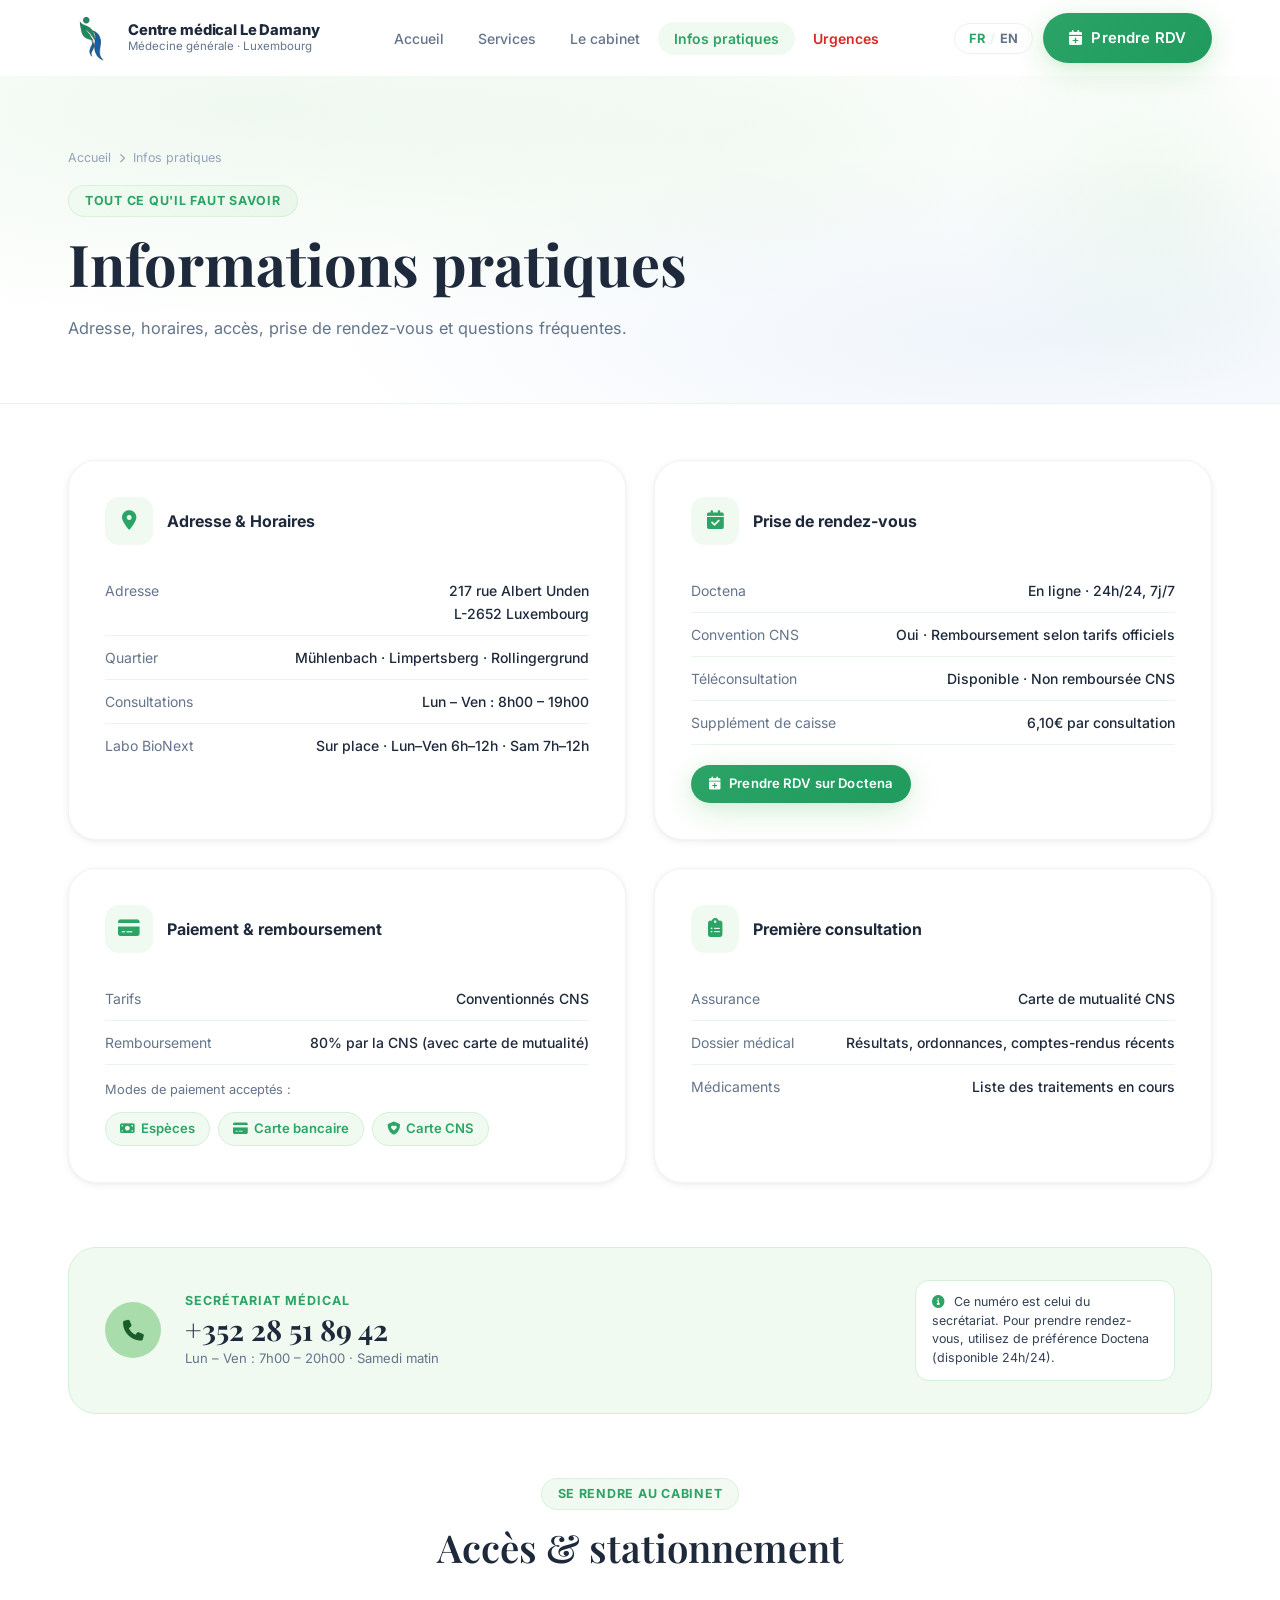
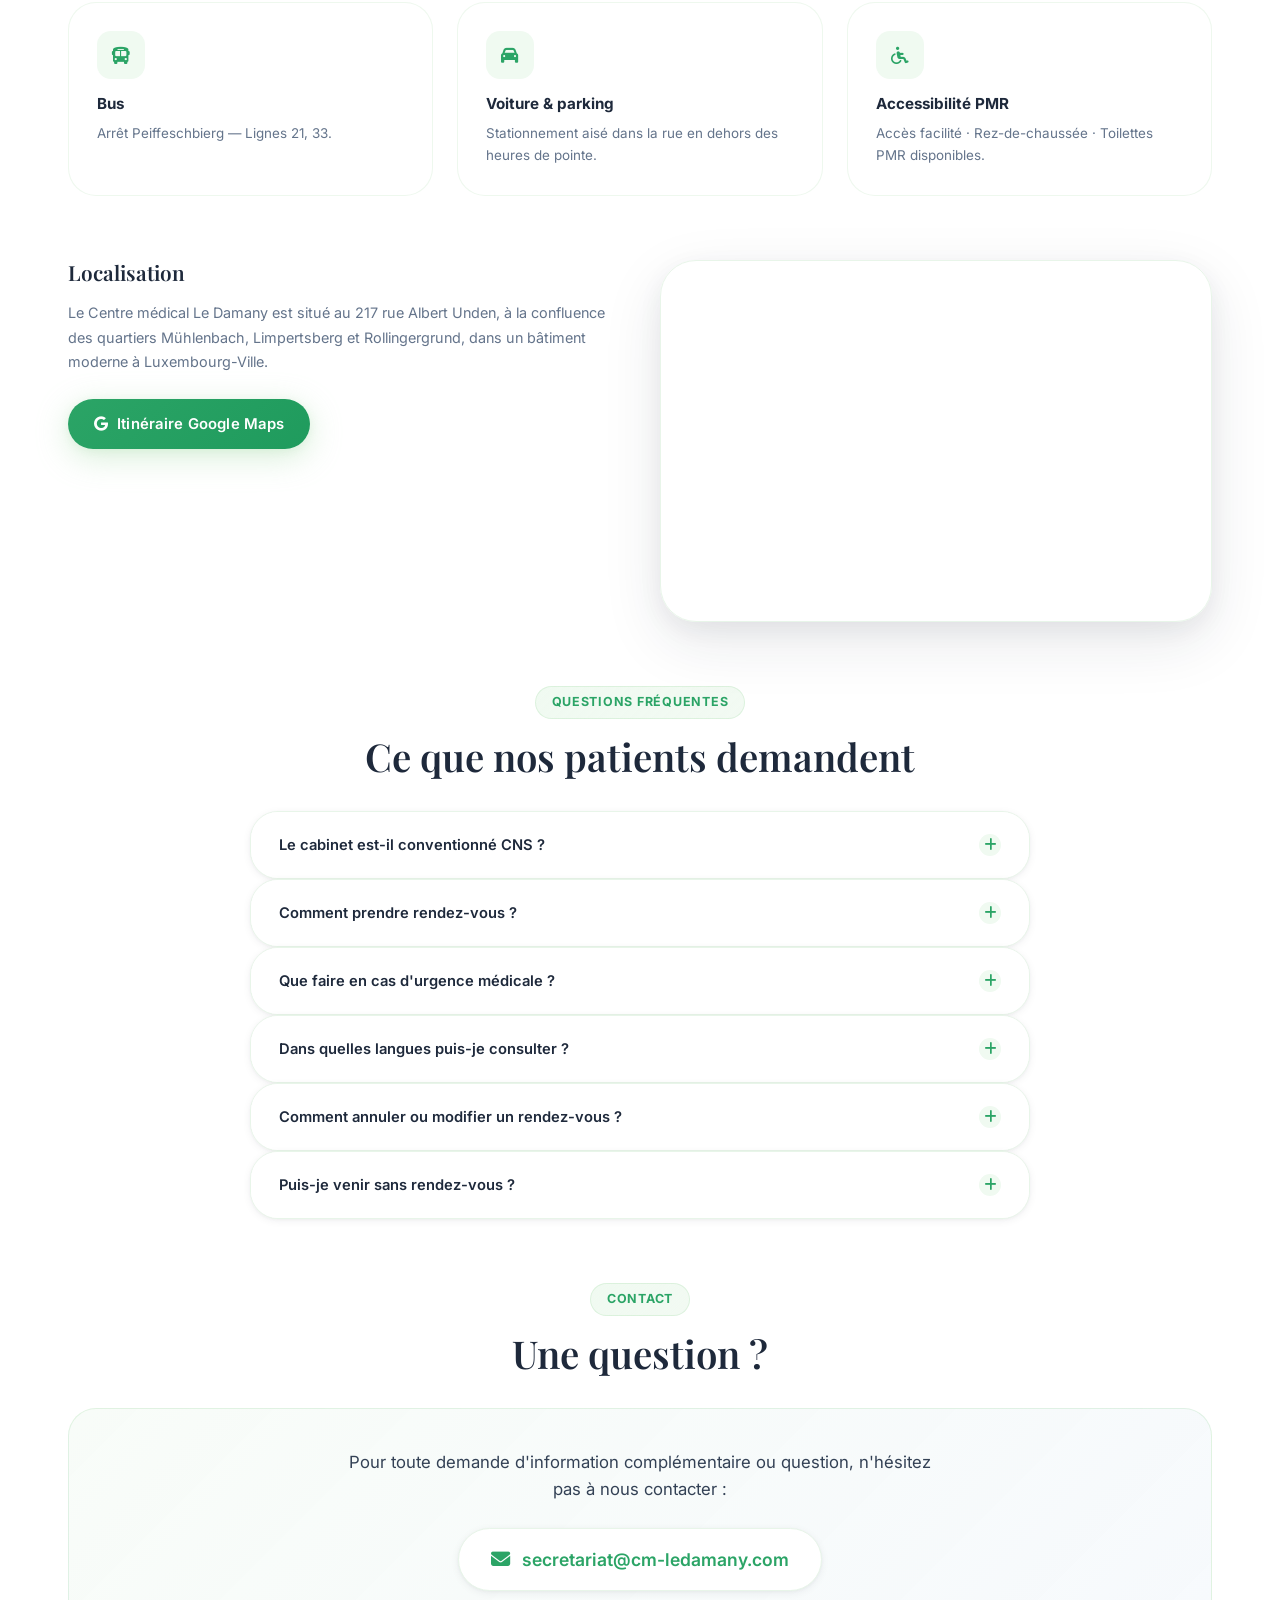
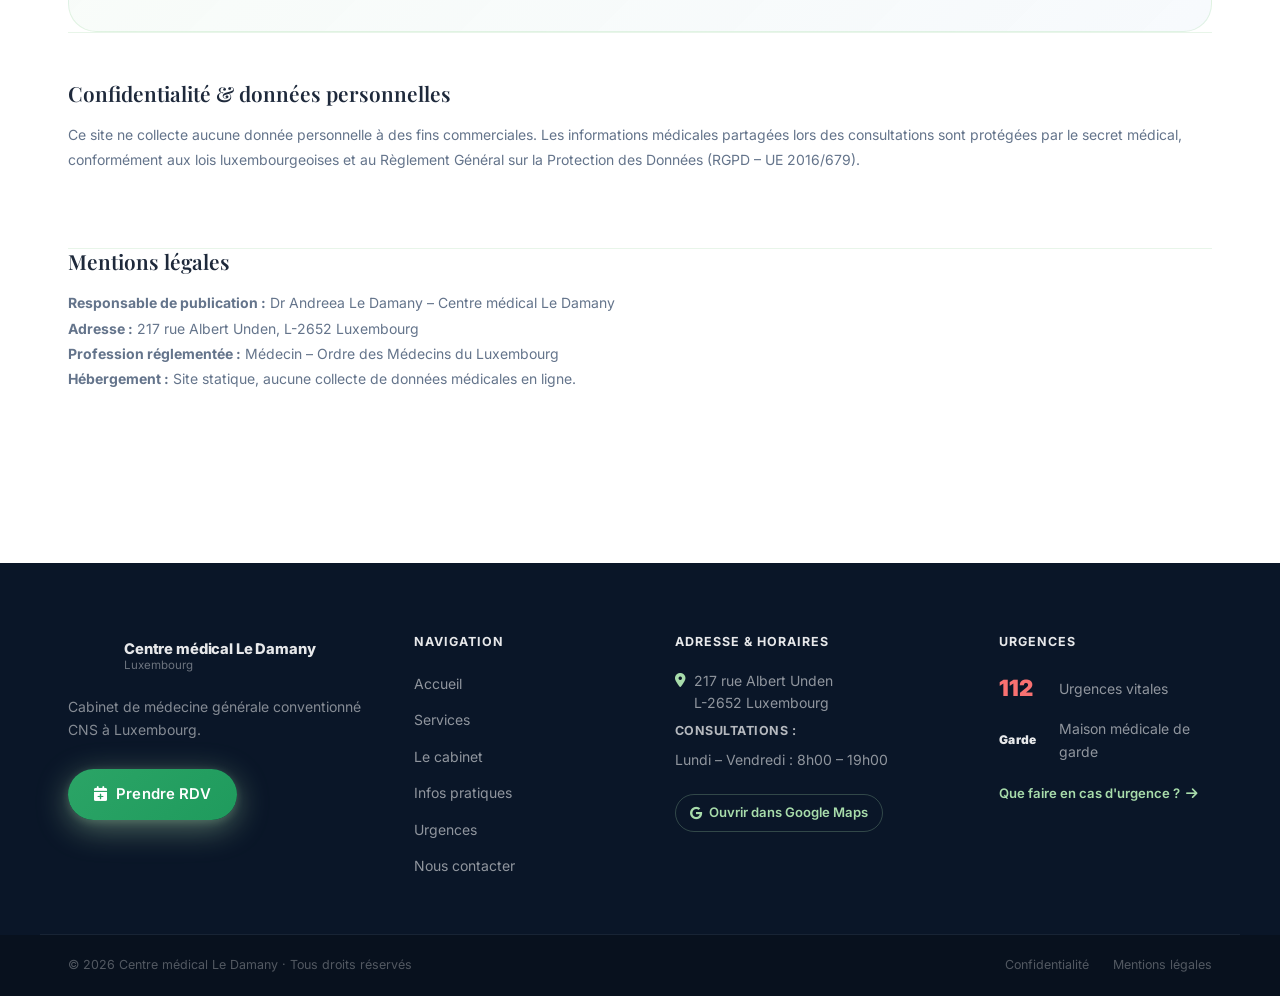
<file: infos.html>
<!DOCTYPE html>
<html lang="fr">
<head>
  <meta charset="UTF-8" />
  <meta name="viewport" content="width=device-width, initial-scale=1.0" />
  <meta name="description" content="Infos pratiques – Centre médical Le Damany, Luxembourg. Adresse : 217 rue Albert Unden, L-2652 Luxembourg. Horaires, accès bus, parking PMR, convention CNS, prise de RDV Doctena. FAQ patients." />
  <meta name="keywords" content="Centre médical Le Damany adresse Luxembourg, médecin généraliste Luxembourg horaires, CNS Luxembourg, Mühlenbach médecin, Doctena Luxembourg, accès médecin Luxembourg" />
  <meta name="robots" content="index, follow" />
  <link rel="canonical" href="https://cm-ledamany.lu/infos.html" />

  <!-- Open Graph -->
  <meta property="og:title" content="Centre médical Le Damany - Infos pratiques" />
  <meta property="og:description" content="Adresse, horaires, accès, prise de RDV et FAQ du Centre médical Le Damany. 217 rue Albert Unden, L-2652 Luxembourg. Lundi–Vendredi 8h–19h." />
  <meta property="og:type" content="website" />
  <meta property="og:url" content="https://cm-ledamany.lu/infos.html" />
  <meta property="og:locale" content="fr_LU" />
  <meta property="og:site_name" content="Centre médical Le Damany" />

  <title>Centre médical Le Damany - Infos pratiques</title>

  <!-- Favicon -->
  <link rel="icon" type="image/png" href="/my-favicon/favicon-96x96.png" sizes="96x96" />
  <link rel="icon" type="image/svg+xml" href="/my-favicon/favicon.svg" />
  <link rel="icon" href="/my-favicon/favicon.ico" />
  <link rel="apple-touch-icon" sizes="180x180" href="/my-favicon/apple-touch-icon.png" />
  <meta name="apple-mobile-web-app-title" content="Centre médical Le Damany" />
  <link rel="manifest" href="/my-favicon/site.webmanifest" />

  <!-- JSON-LD : infos pratiques -->
  <script type="application/ld+json">
  {
    "@context": "https://schema.org",
    "@type": "MedicalBusiness",
    "name": "Centre médical Le Damany",
    "url": "https://cm-ledamany.lu",
    "telephone": "+352285189422",
    "email": "secretariat@cm-ledamany.com",
    "address": {
      "@type": "PostalAddress",
      "streetAddress": "217 rue Albert Unden",
      "addressLocality": "Luxembourg",
      "postalCode": "L-2652",
      "addressCountry": "LU"
    },
    "openingHoursSpecification": [
      {
        "@type": "OpeningHoursSpecification",
        "dayOfWeek": ["Monday","Tuesday","Wednesday","Thursday","Friday"],
        "opens": "08:00",
        "closes": "19:00"
      }
    ],
    "hasMap": "https://maps.google.com/?q=217+rue+Albert+Unden,+2652+Luxembourg"
  }
  </script>
  <link rel="stylesheet" href="css/style.css" />
  <link rel="preconnect" href="https://fonts.googleapis.com" />
  <link rel="preconnect" href="https://fonts.gstatic.com" crossorigin />
  <link href="https://fonts.googleapis.com/css2?family=Inter:wght@300;400;500;600;700;800&family=Playfair+Display:ital,wght@0,400;0,600;0,700;1,400&display=swap" rel="stylesheet" />
  <link rel="stylesheet" href="https://cdn.jsdelivr.net/npm/@fortawesome/fontawesome-free@6.4.0/css/all.min.css" />
  <style>
    /* === PAGE-SPECIFIC === */
    .infos-page { padding: 56px 0 96px; }

    /* Info blocks grid */
    .info-blocks-grid {
      display: grid;
      grid-template-columns: 1fr 1fr;
      gap: 28px;
      margin-bottom: 64px;
    }
    .info-block {
      background: var(--white);
      border: 1px solid var(--border);
      border-radius: var(--radius-lg);
      padding: 36px;
      box-shadow: var(--shadow-sm);
    }
    .info-block__header {
      display: flex;
      align-items: center;
      gap: 14px;
      margin-bottom: 24px;
    }
    .info-block__icon {
      width: 48px;
      height: 48px;
      border-radius: var(--radius-sm);
      background: var(--green-xlight);
      display: flex;
      align-items: center;
      justify-content: center;
      font-size: 1.2rem;
      color: var(--green-dark);
      flex-shrink: 0;
    }
    .info-block__title { font-size: 1rem; font-weight: 700; color: var(--slate); }
    .info-row {
      display: flex;
      justify-content: space-between;
      align-items: flex-start;
      gap: 16px;
      padding: 10px 0;
      border-bottom: 1px solid var(--border-solid);
      font-size: 0.875rem;
    }
    .info-row:last-child { border-bottom: none; }
    .info-row__label { color: var(--slate-light); flex-shrink: 0; min-width: 120px; }
    .info-row__value { color: var(--slate); font-weight: 500; text-align: right; }

    /* Phone highlight – secrétariat uniquement */
    .secretariat-block {
      background: var(--green-xlight);
      border: 1px solid var(--green-light);
      border-radius: var(--radius-lg);
      padding: 32px 36px;
      display: flex;
      align-items: center;
      gap: 24px;
      margin-bottom: 64px;
    }
    .secretariat-block__icon {
      width: 56px;
      height: 56px;
      border-radius: 50%;
      background: var(--green);
      display: flex;
      align-items: center;
      justify-content: center;
      font-size: 1.3rem;
      color: #1a5c2a;
      flex-shrink: 0;
    }
    .secretariat-block__content { flex: 1; }
    .secretariat-block__label {
      font-size: 0.78rem;
      font-weight: 700;
      text-transform: uppercase;
      letter-spacing: .08em;
      color: var(--green-dark);
      margin-bottom: 4px;
    }
    .secretariat-block__num {
      font-family: var(--font-serif);
      font-size: 1.8rem;
      font-weight: 700;
      color: var(--slate);
      line-height: 1;
      margin-bottom: 4px;
    }
    .secretariat-block__sub {
      font-size: 0.82rem;
      color: var(--slate-light);
    }
    .secretariat-block__note {
      background: white;
      border: 1px solid var(--green-light);
      border-radius: var(--radius-sm);
      padding: 12px 16px;
      font-size: 0.78rem;
      color: var(--slate-mid);
      line-height: 1.5;
      max-width: 260px;
      flex-shrink: 0;
    }

    /* Access cards */
    .access-grid {
      display: grid;
      grid-template-columns: repeat(3, 1fr);
      gap: 24px;
      margin-bottom: 64px;
    }
    .access-card {
      background: var(--white);
      border: 1px solid var(--border);
      border-radius: var(--radius-lg);
      padding: 28px;
      transition: transform var(--t), box-shadow var(--t), border-color var(--t);
    }
    .access-card:hover {
      transform: translateY(-4px);
      box-shadow: var(--shadow-glow);
      border-color: var(--green-light);
    }
    .access-card__icon {
      width: 48px;
      height: 48px;
      border-radius: var(--radius-sm);
      background: var(--green-xlight);
      display: flex;
      align-items: center;
      justify-content: center;
      font-size: 1.1rem;
      color: var(--green-dark);
      margin-bottom: 16px;
    }
    .access-card h3 { font-size: 0.95rem; margin-bottom: 8px; }
    .access-card p { font-size: 0.84rem; color: var(--slate-light); line-height: 1.7; }

    /* Payment tags */
    .payment-tags { display: flex; flex-wrap: wrap; gap: 8px; margin-top: 12px; }
    .payment-tag {
      display: inline-flex;
      align-items: center;
      gap: 6px;
      background: var(--green-xlight);
      border: 1px solid var(--green-light);
      color: var(--green-dark);
      padding: 5px 14px;
      border-radius: var(--radius-full);
      font-size: 0.82rem;
      font-weight: 600;
    }

    /* Map */
    .map-grid {
      display: grid;
      grid-template-columns: 1fr 1fr;
      gap: 40px;
      align-items: start;
      margin-bottom: 64px;
    }

    /* FAQ */
    .faq-list-full { max-width: 780px; margin: 0 auto 64px; }

    /* Legal sections */
    .legal-section { padding: 48px 0 64px; border-top: 1px solid var(--border-solid); }
    .legal-section h2 { font-size: 1.3rem; margin-bottom: 16px; }
    .legal-section p { font-size: 0.875rem; color: var(--slate-light); line-height: 1.8; margin-bottom: 12px; }

    @media (max-width: 1024px) {
      .info-blocks-grid { grid-template-columns: 1fr; }
      .access-grid { grid-template-columns: 1fr 1fr; }
      .map-grid { grid-template-columns: 1fr; }
    }
    @media (max-width: 640px) {
      .access-grid { grid-template-columns: 1fr; }
      .secretariat-block { flex-direction: column; text-align: center; }
      .secretariat-block__note { max-width: 100%; }
      .info-block { padding: 24px 18px; }
      .payment-tags { gap: 6px; }
      .payment-tag { font-size: 0.75rem; padding: 5px 10px; }
      .info-row { flex-direction: column; gap: 2px; align-items: flex-start; }
      .info-row__label { min-width: unset; }
    }
  </style>
</head>
<body>

  <!-- ===== HEADER ===== -->
  <header class="header" id="header">
    <div class="container header__inner">
      <a href="index.html" class="header__logo">
        <img src="images/logo.png" alt="Centre médical Le Damany" class="logo__img" />
        <div class="logo__text">
          <span class="logo__name">Centre médical Le Damany</span>
          <span class="logo__subtitle" data-fr="Médecine générale · Luxembourg" data-en="General practice · Luxembourg">Médecine générale · Luxembourg</span>
        </div>
      </a>
      <nav class="nav" id="nav">
        <ul class="nav__list">
          <li><a href="index.html" class="nav__link" data-fr="Accueil" data-en="Home">Accueil</a></li>
          <li><a href="services.html" class="nav__link" data-fr="Services" data-en="Services">Services</a></li>
          <li><a href="about.html" class="nav__link" data-fr="Le cabinet" data-en="About">Le cabinet</a></li>
          <li><a href="infos.html" class="nav__link active" data-fr="Infos pratiques" data-en="Practical info">Infos pratiques</a></li>
          <li><a href="urgences.html" class="nav__link nav__link--urgent" data-fr="Urgences" data-en="Emergencies">Urgences</a></li>
        </ul>
      </nav>
      <div class="header__actions">
        <button class="lang-toggle" id="langToggle" aria-label="Switch language">
          <span class="lang-toggle__option active" data-lang="fr">FR</span>
          <span class="lang-toggle__sep">/</span>
          <span class="lang-toggle__option" data-lang="en">EN</span>
        </button>
        <a href="https://www.doctena.lu/fr/specialite/medecin-generaliste/dr-andreea-le-damany-1717095" target="_blank" rel="noopener" class="btn btn--primary rdv-btn" data-fr="Prendre RDV" data-en="Book now" aria-label="Prendre rendez-vous sur Doctena">
          <i class="fas fa-calendar-plus"></i>
          <span data-fr="Prendre RDV" data-en="Book now">Prendre RDV</span>
        </a>
        <button class="hamburger" id="hamburger" aria-label="Menu" aria-expanded="false">
          <span></span><span></span><span></span>
        </button>
      </div>
    </div>
  </header>
  <div class="nav-overlay" id="navOverlay"></div>

  <!-- ===== PAGE HEADER ===== -->
  <section class="page-header">
    <div class="container">
      <nav class="page-header__breadcrumb" aria-label="breadcrumb">
        <a href="index.html" data-fr="Accueil" data-en="Home">Accueil</a>
        <i class="fas fa-chevron-right"></i>
        <span data-fr="Infos pratiques" data-en="Practical info">Infos pratiques</span>
      </nav>
      <span class="section__tag page-header__tag" data-fr="Tout ce qu'il faut savoir" data-en="Everything you need to know">Tout ce qu'il faut savoir</span>
      <h1 data-fr="Informations pratiques" data-en="Practical information">Informations pratiques</h1>
      <p data-fr="Adresse, horaires, accès, prise de rendez-vous et questions fréquentes."
         data-en="Address, opening hours, access, appointment booking and frequently asked questions.">
        Adresse, horaires, accès, prise de rendez-vous et questions fréquentes.
      </p>
    </div>
  </section>

  <!-- ===== MAIN CONTENT ===== -->
  <main class="infos-page">
    <div class="container">

      <!-- ===== INFO BLOCKS ===== -->
      <div class="info-blocks-grid">

        <!-- Adresse & Horaires -->
        <div class="info-block reveal visible" style="--delay:0.05s">
          <div class="info-block__header">
            <div class="info-block__icon"><i class="fas fa-location-dot"></i></div>
            <div class="info-block__title" data-fr="Adresse &amp; Horaires" data-en="Address &amp; Hours">Adresse &amp; Horaires</div>
          </div>
          <div class="info-row">
            <span class="info-row__label" data-fr="Adresse" data-en="Address">Adresse</span>
            <span class="info-row__value">217 rue Albert Unden<br>L-2652 Luxembourg</span>
          </div>
          <div class="info-row">
            <span class="info-row__label" data-fr="Quartier" data-en="District">Quartier</span>
            <span class="info-row__value" data-fr="Mühlenbach · Limpertsberg · Rollingergrund" data-en="Mühlenbach · Limpertsberg · Rollingergrund">Mühlenbach · Limpertsberg · Rollingergrund</span>
          </div>
          <div class="info-row">
            <span class="info-row__label" data-fr="Consultations" data-en="Consultations">Consultations</span>
            <span class="info-row__value" data-fr="Lun – Ven : 8h00 – 19h00" data-en="Mon – Fri: 8:00am – 7:00pm">Lun – Ven : 8h00 – 19h00</span>
          </div>

          <div class="info-row">
            <span class="info-row__label" data-fr="Labo BioNext" data-en="BioNext Lab">Labo BioNext</span>
            <span class="info-row__value" data-fr="Sur place · Lun–Ven 6h–12h · Sam 7h–12h" data-en="On site · Mon–Fri 6am–12pm · Sat 7am–12pm">Sur place · Lun–Ven 6h–12h · Sam 7h–12h</span>
          </div>
        </div>

        <!-- Prise de RDV -->
        <div class="info-block reveal visible" style="--delay:0.12s">
          <div class="info-block__header">
            <div class="info-block__icon"><i class="fas fa-calendar-check"></i></div>
            <div class="info-block__title" data-fr="Prise de rendez-vous" data-en="Appointment booking">Prise de rendez-vous</div>
          </div>
          <div class="info-row">
            <span class="info-row__label">Doctena</span>
            <span class="info-row__value" data-fr="En ligne · 24h/24, 7j/7" data-en="Online · 24/7">En ligne · 24h/24, 7j/7</span>
          </div>
          <div class="info-row">
            <span class="info-row__label" data-fr="Convention CNS" data-en="CNS accreditation">Convention CNS</span>
            <span class="info-row__value" data-fr="Oui · Remboursement selon tarifs officiels" data-en="Yes · Reimbursement at official rates">Oui · Remboursement selon tarifs officiels</span>
          </div>
          <div class="info-row">
            <span class="info-row__label" data-fr="Téléconsultation" data-en="Teleconsultation">Téléconsultation</span>
            <span class="info-row__value" data-fr="Disponible · Non remboursée CNS" data-en="Available · Not reimbursed by CNS">Disponible · Non remboursée CNS</span>
          </div>
          <div class="info-row">
            <span class="info-row__label" data-fr="Supplément de caisse" data-en="Caisse supplement">Supplément de caisse</span>
            <span class="info-row__value" data-fr="6,10€ par consultation" data-en="€6.10 per consultation">6,10€ par consultation</span>
          </div>
          <div style="margin-top:20px;">
            <a href="https://www.doctena.lu/fr/specialite/medecin-generaliste/dr-andreea-le-damany-1717095" target="_blank" rel="noopener" class="btn btn--primary btn--small" data-fr="Prendre RDV sur Doctena" data-en="Book on Doctena" aria-label="Prendre rendez-vous sur Doctena">
              <i class="fas fa-calendar-plus"></i>
              <span data-fr="Prendre RDV sur Doctena" data-en="Book on Doctena">Prendre RDV sur Doctena</span>
            </a>
          </div>
        </div>

        <!-- Paiement & CNS -->
        <div class="info-block reveal visible" style="--delay:0.19s">
          <div class="info-block__header">
            <div class="info-block__icon"><i class="fas fa-credit-card"></i></div>
            <div class="info-block__title" data-fr="Paiement &amp; remboursement" data-en="Payment &amp; reimbursement">Paiement &amp; remboursement</div>
          </div>
          <div class="info-row">
            <span class="info-row__label" data-fr="Tarifs" data-en="Rates">Tarifs</span>
            <span class="info-row__value" data-fr="Conventionnés CNS" data-en="CNS-accredited rates">Conventionnés CNS</span>
          </div>
          <div class="info-row">
            <span class="info-row__label" data-fr="Remboursement" data-en="Reimbursement">Remboursement</span>
            <span class="info-row__value" data-fr="80% par la CNS (avec carte de mutualité)" data-en="80% by CNS (with health insurance card)">80% par la CNS</span>
          </div>
          <p class="info-row__label" style="font-size:0.8rem;margin-top:14px;margin-bottom:6px;" data-fr="Modes de paiement acceptés :" data-en="Accepted payment methods:">Modes de paiement acceptés :</p>
          <div class="payment-tags">
            <span class="payment-tag"><i class="fas fa-money-bill"></i> <span data-fr="Espèces" data-en="Cash">Espèces</span></span>
            <span class="payment-tag"><i class="fas fa-credit-card"></i> <span data-fr="Carte bancaire" data-en="Bank card">Carte bancaire</span></span>
            <span class="payment-tag"><i class="fas fa-shield-heart"></i> <span data-fr="Carte CNS" data-en="CNS card">Carte CNS</span></span>
          </div>
        </div>

        <!-- Ce qu'il faut apporter -->
        <div class="info-block reveal visible" style="--delay:0.26s">
          <div class="info-block__header">
            <div class="info-block__icon"><i class="fas fa-clipboard-list"></i></div>
            <div class="info-block__title" data-fr="Première consultation" data-en="First visit">Première consultation</div>
          </div>
          <div class="info-row">
            <span class="info-row__label" data-fr="Assurance" data-en="Insurance">Assurance</span>
            <span class="info-row__value" data-fr="Carte de mutualité CNS" data-en="CNS health insurance card">Carte de mutualité CNS</span>
          </div>
          <div class="info-row">
            <span class="info-row__label" data-fr="Dossier médical" data-en="Medical records">Dossier médical</span>
            <span class="info-row__value" data-fr="Résultats, ordonnances, comptes-rendus récents" data-en="Recent results, prescriptions, reports">Résultats, ordonnances récentes</span>
          </div>
          <div class="info-row">
            <span class="info-row__label" data-fr="Médicaments" data-en="Medications">Médicaments</span>
            <span class="info-row__value" data-fr="Liste des traitements en cours" data-en="List of current treatments">Liste des traitements en cours</span>
          </div>
        </div>

      </div><!-- /info-blocks-grid -->

      <!-- ===== SECRÉTARIAT (phone – seul endroit du site) ===== -->
      <div class="secretariat-block reveal visible">
        <div class="secretariat-block__icon"><i class="fas fa-phone"></i></div>
        <div class="secretariat-block__content">
          <div class="secretariat-block__label" data-fr="Secrétariat médical" data-en="Medical secretariat">Secrétariat médical</div>
          <div class="secretariat-block__num">+352 28 51 89 42</div>
          <div class="secretariat-block__sub" data-fr="Lun – Ven : 7h00 – 20h00 · Samedi matin" data-en="Mon – Fri: 7:00am – 8:00pm · Saturday morning">Lun – Ven : 7h00 – 20h00 · Samedi matin</div>
        </div>
        <div class="secretariat-block__note">
          <i class="fas fa-info-circle" style="color:var(--green-dark);margin-right:6px;"></i>
          <span data-fr="Ce numéro est celui du secrétariat. Pour prendre rendez-vous, utilisez de préférence Doctena (disponible 24h/24)."
                data-en="This is the secretariat number. To book an appointment, we recommend using Doctena (available 24/7).">Ce numéro est celui du secrétariat. Pour prendre rendez-vous, utilisez de préférence Doctena (disponible 24h/24).</span>
        </div>
      </div>

      <!-- ===== ACCESS ===== -->
      <div class="section__header reveal visible" style="margin-bottom:32px;">
        <span class="section__tag" data-fr="Se rendre au cabinet" data-en="Getting to the practice">Se rendre au cabinet</span>
        <h2 data-fr="Accès &amp; stationnement" data-en="Access &amp; parking">Accès &amp; stationnement</h2>
      </div>

      <div class="access-grid">
        <div class="access-card reveal visible" style="--delay:0.05s">
          <div class="access-card__icon"><i class="fas fa-bus"></i></div>
          <h3 data-fr="Bus" data-en="Bus">Bus</h3>
          <p data-fr="Arrêt Peiffeschbierg — Lignes 21, 33." data-en="Stop Peiffeschbierg — Lines 21, 33.">Arrêt Peiffeschbierg — Lignes 21, 33.</p>
        </div>
        <div class="access-card reveal visible" style="--delay:0.1s">
          <div class="access-card__icon"><i class="fas fa-car"></i></div>
          <h3 data-fr="Voiture &amp; parking" data-en="Car &amp; parking">Voiture &amp; parking</h3>
          <p data-fr="Stationnement aisé dans la rue en dehors des heures de pointe." data-en="Easy street parking outside peak hours.">Stationnement aisé dans la rue en dehors des heures de pointe.</p>
        </div>
        <div class="access-card reveal visible" style="--delay:0.15s">
          <div class="access-card__icon"><i class="fas fa-wheelchair"></i></div>
          <h3 data-fr="Accessibilité PMR" data-en="Disabled access">Accessibilité PMR</h3>
          <p data-fr="Accès facilité · Rez-de-chaussée · Toilettes PMR disponibles." data-en="Easy access · Ground floor · Disabled toilets available.">Accès facilité · Rez-de-chaussée · Toilettes PMR disponibles.</p>
        </div>
      </div>

      <!-- ===== MAP ===== -->
      <div class="map-grid">
        <div class="reveal visible">
          <h2 style="font-size:1.3rem;margin-bottom:16px;" data-fr="Localisation" data-en="Location">Localisation</h2>
          <p style="font-size:0.9rem;color:var(--slate-light);line-height:1.7;margin-bottom:24px;"
             data-fr="Le Centre médical Le Damany est situé au 217 rue Albert Unden, à la confluence des quartiers Mühlenbach, Limpertsberg et Rollingergrund, dans un bâtiment moderne à Luxembourg-Ville."
             data-en="Centre médical Le Damany is located at 217 rue Albert Unden, at the confluence of the Mühlenbach, Limpertsberg and Rollingergrund districts, in a modern building in Luxembourg City.">
            Le Centre médical Le Damany est situé au 217 rue Albert Unden, à la confluence des quartiers Mühlenbach, Limpertsberg et Rollingergrund, dans un bâtiment moderne à Luxembourg-Ville.
          </p>
          <a href="https://maps.google.com/?q=217+rue+Albert+Unden,+2652+Luxembourg" target="_blank" rel="noopener" class="btn btn--primary">
            <i class="fab fa-google"></i>
            <span data-fr="Itinéraire Google Maps" data-en="Google Maps directions">Itinéraire Google Maps</span>
          </a>
        </div>
        <div class="reveal-right visible" style="--delay:0.1s">
          <div class="map-wrapper">
            <iframe
              src="https://www.google.com/maps/embed?pb=!1m18!1m12!1m3!1d2585.4!2d6.1376!3d49.6144!2m3!1f0!2f0!3f0!3m2!1i1024!2i768!4f13.1!3m3!1m2!1s0x0%3A0x0!2s217+Rue+Albert+Unden%2C+2652+Luxembourg!5e0!3m2!1sfr!2slb!4v1700000000000"
              width="100%" height="360"
              style="border:0;" allowfullscreen="" loading="lazy"
              referrerpolicy="no-referrer-when-downgrade"
              title="Centre médical Le Damany – 217 rue Albert Unden, Luxembourg">
            </iframe>
          </div>
        </div>
      </div>

      <!-- ===== FAQ ===== -->
      <div class="section__header reveal visible" style="margin-bottom:32px; margin-top:16px;" id="faq">
        <span class="section__tag" data-fr="Questions fréquentes" data-en="Frequently asked questions">Questions fréquentes</span>
        <h2 data-fr="Ce que nos patients demandent" data-en="What our patients ask">Ce que nos patients demandent</h2>
      </div>

      <div class="faq-list-full">
        <div class="faq-item reveal visible" style="--delay:0.05s">
          <button class="faq-item__q" aria-expanded="false">
            <span data-fr="Le cabinet est-il conventionné CNS ?" data-en="Is the practice CNS accredited?">Le cabinet est-il conventionné CNS ?</span>
            <i class="fas fa-plus"></i>
          </button>
          <div class="faq-item__a">
            <p data-fr="Oui. Le Centre médical Le Damany est conventionné avec la Caisse Nationale de Santé (CNS) du Luxembourg. Les consultations en présentiel sont remboursées selon les tarifs officiels. La téléconsultation vidéo n'est pas remboursée par la CNS."
               data-en="Yes. Centre médical Le Damany is accredited with Luxembourg's National Health Fund (CNS). In-person consultations are reimbursed at official rates. Video teleconsultation is not reimbursed by CNS.">
              Oui. Le Centre médical Le Damany est conventionné CNS. Les consultations en présentiel sont remboursées selon les tarifs officiels. La téléconsultation vidéo n'est pas remboursée par la CNS.
            </p>
          </div>
        </div>
        <div class="faq-item reveal visible" style="--delay:0.08s">
          <button class="faq-item__q" aria-expanded="false">
            <span data-fr="Comment prendre rendez-vous ?" data-en="How do I book an appointment?">Comment prendre rendez-vous ?</span>
            <i class="fas fa-plus"></i>
          </button>
          <div class="faq-item__a">
            <p data-html="true"
               data-fr="Les rendez-vous se prennent <strong>exclusivement via Doctena</strong> (en ligne, 24h/24, 7j/7). Le secrétariat médical ne prend pas de rendez-vous."
               data-en="Appointments are booked <strong>exclusively via Doctena</strong> (online, 24/7). The medical secretariat does not take appointments.">
              Les rendez-vous se prennent <strong>exclusivement via Doctena</strong> (en ligne, 24h/24, 7j/7). Le secrétariat médical ne prend pas de rendez-vous.
            </p>
          </div>
        </div>
        <div class="faq-item reveal visible" style="--delay:0.11s">
          <button class="faq-item__q" aria-expanded="false">
            <span data-fr="Que faire en cas d'urgence médicale ?" data-en="What to do in a medical emergency?">Que faire en cas d'urgence médicale ?</span>
            <i class="fas fa-plus"></i>
          </button>
          <div class="faq-item__a">
            <p data-html="true"
               data-fr="<strong>Urgence vitale :</strong> appelez le 112 immédiatement. <strong>Urgence non vitale hors heures :</strong> consultez la <a href='urgences.html'>page Urgences</a> pour les maisons médicales et hôpitaux de garde. <strong>Pendant les heures d'ouverture :</strong> réservez via Doctena."
               data-en="<strong>Life-threatening emergency:</strong> call 112 immediately. <strong>Non-vital out-of-hours:</strong> see the <a href='urgences.html'>Emergencies page</a> for on-call medical centres and hospitals. <strong>During opening hours:</strong> book via Doctena.">
              <strong>Urgence vitale :</strong> appelez le 112 immédiatement. <strong>Hors heures :</strong> consultez la <a href="urgences.html">page Urgences</a> pour les maisons médicales et hôpitaux de garde. <strong>Pendant les heures d'ouverture :</strong> réservez via Doctena.
            </p>
          </div>
        </div>
        <div class="faq-item reveal visible" style="--delay:0.14s">
          <button class="faq-item__q" aria-expanded="false">
            <span data-fr="Dans quelles langues puis-je consulter ?" data-en="In what languages can I consult?">Dans quelles langues puis-je consulter ?</span>
            <i class="fas fa-plus"></i>
          </button>
          <div class="faq-item__a">
            <p data-fr="Le Dr Le Damany consulte en français 🇫🇷, anglais 🇬🇧 et roumain 🇷🇴. Le cabinet accueille les nombreuses nationalités présentes au Luxembourg."
               data-en="Dr Le Damany consults in French 🇫🇷, English 🇬🇧 and Romanian 🇷🇴. The practice welcomes the many nationalities present in Luxembourg.">
              Le Dr Le Damany consulte en français 🇫🇷, anglais 🇬🇧 et roumain 🇷🇴. Le cabinet accueille les nombreuses nationalités présentes au Luxembourg.
            </p>
          </div>
        </div>
        <div class="faq-item reveal visible" style="--delay:0.17s">
          <button class="faq-item__q" aria-expanded="false">
            <span data-fr="Comment annuler ou modifier un rendez-vous ?" data-en="How do I cancel or change an appointment?">Comment annuler ou modifier un rendez-vous ?</span>
            <i class="fas fa-plus"></i>
          </button>
          <div class="faq-item__a">
            <p data-fr="Tout rendez-vous doit être annulé au moins 24h à l'avance via Doctena. Les rendez-vous non annulés pourront être facturés. Les consultations urgentes du jour même ne peuvent pas être annulées."
               data-en="All appointments must be cancelled at least 24h in advance via Doctena. No-shows may be charged. Same-day urgent consultations cannot be cancelled.">
              Annulation au moins 24h à l'avance via Doctena. Les RDV non annulés peuvent être facturés. Les consultations urgentes du jour même ne peuvent pas être annulées.
            </p>
          </div>
        </div>
        <div class="faq-item reveal visible" style="--delay:0.2s">
          <button class="faq-item__q" aria-expanded="false">
            <span data-fr="Puis-je venir sans rendez-vous ?" data-en="Can I come without an appointment?">Puis-je venir sans rendez-vous ?</span>
            <i class="fas fa-plus"></i>
          </button>
          <div class="faq-item__a">
            <p data-fr="Non. Le cabinet fonctionne exclusivement sur rendez-vous, pris via Doctena ou le secrétariat médical. Cette organisation garantit une prise en charge optimale de chaque patient."
               data-en="No. The practice operates exclusively by appointment, booked via Doctena or the medical secretariat. This organisation ensures optimal care for every patient.">
              Non. Le cabinet fonctionne exclusivement sur rendez-vous (via Doctena ou secrétariat). Cette organisation garantit une prise en charge optimale de chaque patient.
            </p>
          </div>
        </div>
      </div><!-- /faq-list-full -->

      <!-- ===== CONTACT SECTION ===== -->
      <div class="section__header reveal visible" style="margin-bottom:32px; margin-top:64px;">
        <span class="section__tag" data-fr="Contact" data-en="Contact">Contact</span>
        <h2 data-fr="Une question ?" data-en="A question?">Une question ?</h2>
      </div>

      <div class="contact-cta reveal visible">
        <div class="contact-cta__content">
          <p data-fr="Pour toute demande d'information complémentaire ou question, n'hésitez pas à nous contacter :"
             data-en="For any additional information request or question, please do not hesitate to contact us:">
            Pour toute demande d'information complémentaire ou question, n'hésitez pas à nous contacter :
          </p>
          <a href="mailto:secretariat@cm-ledamany.com" class="contact-cta__email">
            <i class="fas fa-envelope"></i>
            <span>secretariat@cm-ledamany.com</span>
          </a>
        </div>
      </div>

      <!-- ===== LEGAL ===== -->
      <div class="legal-section" id="confidentialite">
        <h2 data-fr="Confidentialité &amp; données personnelles" data-en="Privacy &amp; personal data">Confidentialité &amp; données personnelles</h2>
        <p data-fr="Ce site ne collecte aucune donnée personnelle à des fins commerciales. Les informations médicales partagées lors des consultations sont protégées par le secret médical, conformément aux lois luxembourgeoises et au Règlement Général sur la Protection des Données (RGPD – UE 2016/679)."
           data-en="This site does not collect any personal data for commercial purposes. Medical information shared during consultations is protected by medical confidentiality, in accordance with Luxembourg law and the General Data Protection Regulation (GDPR – EU 2016/679).">
          Ce site ne collecte aucune donnée personnelle à des fins commerciales. Les informations médicales partagées lors des consultations sont protégées par le secret médical, conformément aux lois luxembourgeoises et au RGPD (UE 2016/679).
        </p>
      </div>

      <div class="legal-section" id="mentions" style="padding-top:0;">
        <h2 data-fr="Mentions légales" data-en="Legal notices">Mentions légales</h2>
        <p data-fr="<strong>Responsable de publication :</strong> Dr Andreea Le Damany – Centre médical Le Damany<br><strong>Adresse :</strong> 217 rue Albert Unden, L-2652 Luxembourg<br><strong>Profession réglementée :</strong> Médecin – Ordre des Médecins du Luxembourg<br><strong>Hébergement :</strong> Site statique, aucune collecte de données médicales en ligne." data-en="<strong>Publication manager:</strong> Dr Andreea Le Damany – Centre médical Le Damany<br><strong>Address:</strong> 217 rue Albert Unden, L-2652 Luxembourg<br><strong>Regulated profession:</strong> Physician – Luxembourg Medical Association<br><strong>Hosting:</strong> Static website, no online medical data collection." data-html="true">
          <strong>Responsable de publication :</strong> Dr Andreea Le Damany – Centre médical Le Damany<br>
          <strong>Adresse :</strong> 217 rue Albert Unden, L-2652 Luxembourg<br>
          <strong>Profession réglementée :</strong> Médecin – Ordre des Médecins du Luxembourg<br>
          <strong>Hébergement :</strong> Site statique, aucune collecte de données médicales en ligne.
        </p>
      </div>

    </div>
  </main>

  <!-- ===== FOOTER ===== -->
  <footer class="footer">
    <div class="container footer__inner">
      <div class="footer__col footer__col--brand">
        <a href="index.html" class="footer__logo">
          <img src="images/logo.png" alt="Centre médical Le Damany" class="logo__img" />
          <div class="logo__text">
            <span class="logo__name">Centre médical Le Damany</span>
            <span class="logo__subtitle">Luxembourg</span>
          </div>
        </a>
        <p class="footer__tagline" data-fr="Cabinet de médecine générale conventionné CNS à Luxembourg." data-en="CNS-accredited general practice in Luxembourg.">Cabinet de médecine générale conventionné CNS à Luxembourg.</p>
        <a href="https://www.doctena.lu/fr/specialite/medecin-generaliste/dr-andreea-le-damany-1717095" target="_blank" rel="noopener" class="btn btn--primary footer__rdv-btn">
          <i class="fas fa-calendar-plus"></i>
          <span data-fr="Prendre RDV" data-en="Book appointment">Prendre RDV</span>
        </a>
      </div>
      <div class="footer__col">
        <h3 class="footer__col-title" data-fr="Navigation" data-en="Navigation">Navigation</h3>
        <ul class="footer__links">
          <li><a href="index.html" data-fr="Accueil" data-en="Home">Accueil</a></li>
          <li><a href="services.html" data-fr="Services" data-en="Services">Services</a></li>
          <li><a href="about.html" data-fr="Le cabinet" data-en="About">Le cabinet</a></li>
          <li><a href="infos.html" data-fr="Infos pratiques" data-en="Practical info">Infos pratiques</a></li>
          <li><a href="urgences.html" data-fr="Urgences" data-en="Emergencies">Urgences</a></li>
          <li><a href="mailto:secretariat@cm-ledamany.com" data-fr="Nous contacter" data-en="Contact us">Nous contacter</a></li>
        </ul>
      </div>
      <div class="footer__col">
        <h3 class="footer__col-title" data-fr="Adresse &amp; Horaires" data-en="Address &amp; Hours">Adresse &amp; Horaires</h3>
        <address class="footer__address">
          <p><i class="fas fa-location-dot"></i> 217 rue Albert Unden<br>L-2652 Luxembourg</p>
          <p class="footer__hours-label" data-fr="Consultations :" data-en="Consultations:">Consultations :</p>
          <p data-fr="Lundi – Vendredi : 8h00 – 19h00" data-en="Monday – Friday: 8:00am – 7:00pm">Lundi – Vendredi : 8h00 – 19h00</p>
        </address>
        <a href="https://maps.google.com/?q=217+rue+Albert+Unden,+2652+Luxembourg" target="_blank" rel="noopener" class="footer__maps-link">
          <i class="fab fa-google"></i>
          <span data-fr="Ouvrir dans Google Maps" data-en="Open in Google Maps">Ouvrir dans Google Maps</span>
        </a>
      </div>
      <div class="footer__col">
        <h3 class="footer__col-title" data-fr="Urgences" data-en="Emergencies">Urgences</h3>
        <div class="footer__emergency">
          <div class="footer__emergency-item footer__emergency-item--vital">
            <span class="footer__emergency-num">112</span>
            <span data-fr="Urgences vitales" data-en="Life-threatening emergencies">Urgences vitales</span>
          </div>
          <div class="footer__emergency-item">
            <span class="footer__emergency-num" style="font-size:0.75rem;letter-spacing:.02em;">Garde</span>
            <span data-fr="Maison médicale de garde" data-en="Out-of-hours medical centre">Maison médicale de garde</span>
          </div>
        </div>
        <a href="urgences.html" class="footer__emergency-link">
          <span data-fr="Que faire en cas d'urgence ?" data-en="What to do in an emergency?">Que faire en cas d'urgence ?</span>
          <i class="fas fa-arrow-right"></i>
        </a>
      </div>
    </div>
    <div class="footer__bottom">
      <div class="container footer__bottom-inner">
        <p data-fr="© 2026 Centre médical Le Damany · Tous droits réservés" data-en="© 2026 Centre médical Le Damany · All rights reserved">© 2026 Centre médical Le Damany · Tous droits réservés</p>
        <div class="footer__bottom-links">
          <a href="infos.html#confidentialite" data-fr="Confidentialité" data-en="Privacy">Confidentialité</a>
          <a href="infos.html#mentions" data-fr="Mentions légales" data-en="Legal notices">Mentions légales</a>
        </div>
      </div>
    </div>
  </footer>

  <script src="js/main.js"></script>
</body>
</html>
</file>
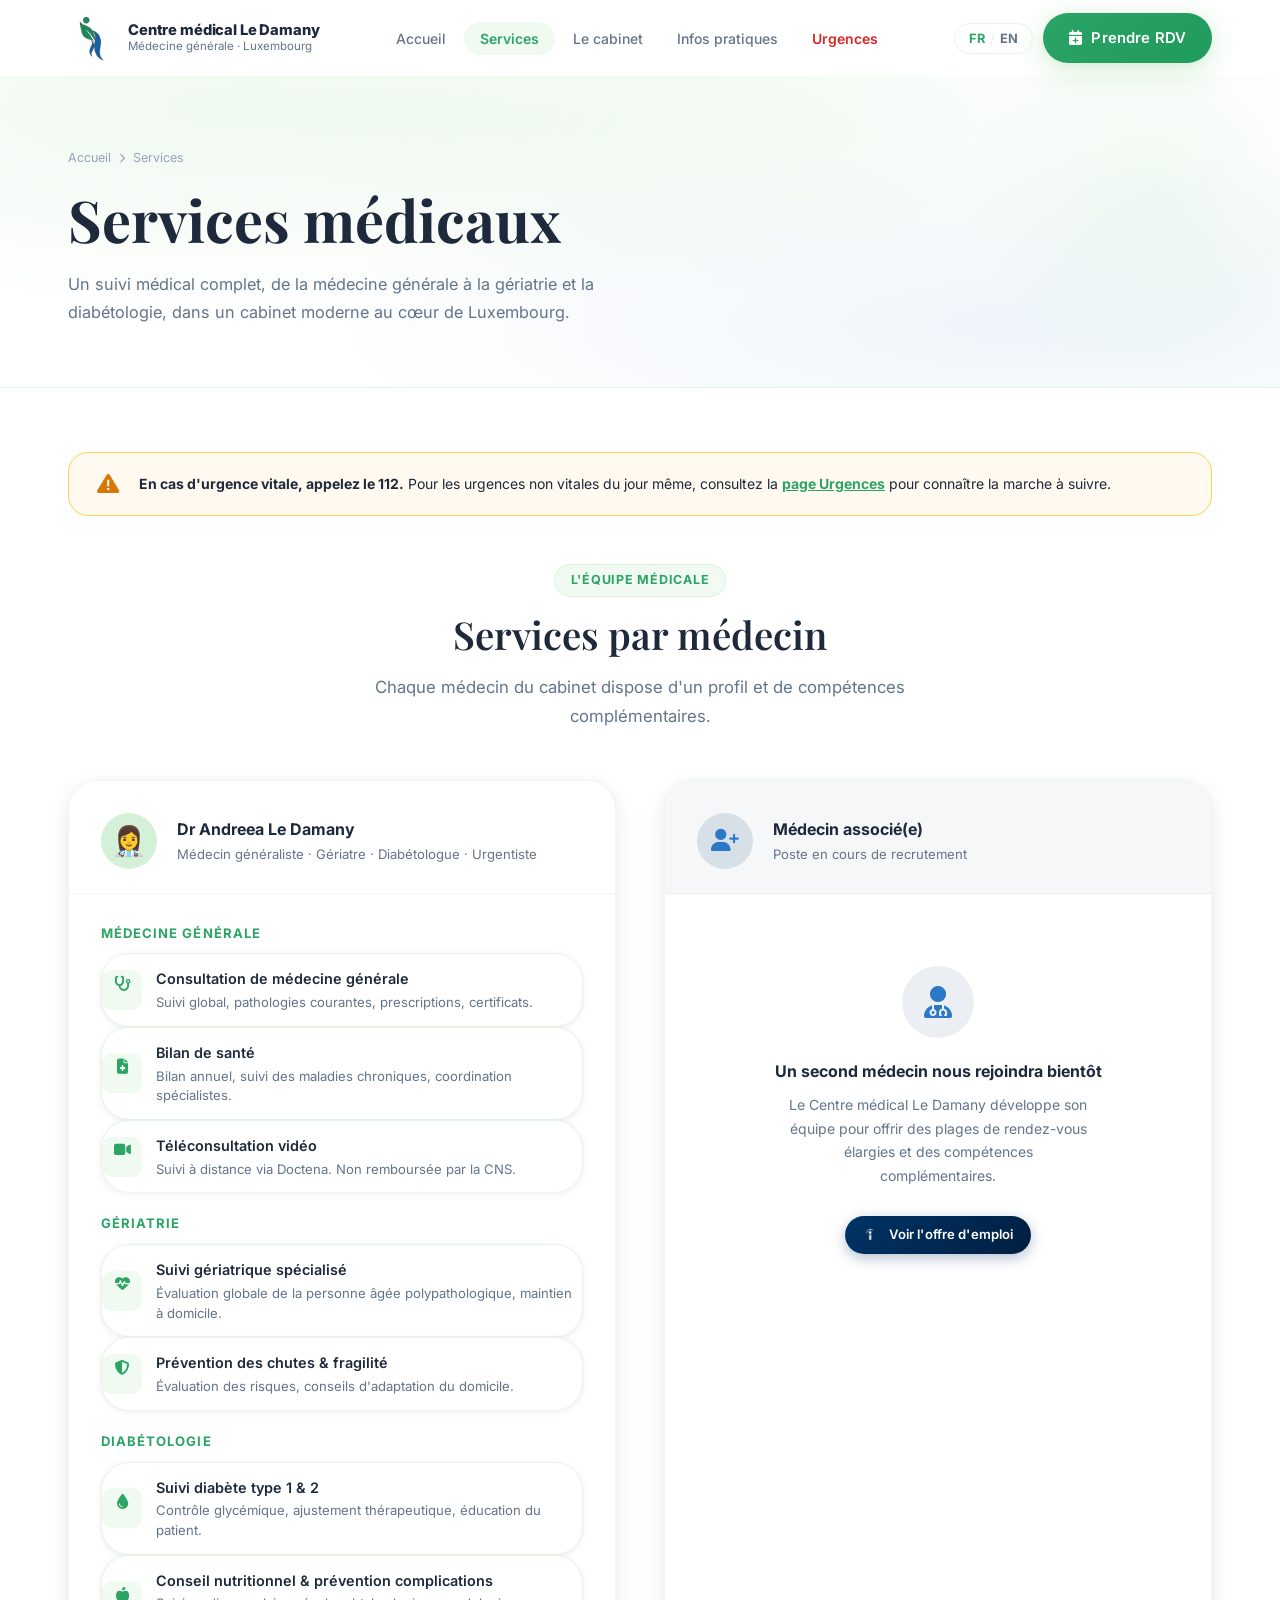
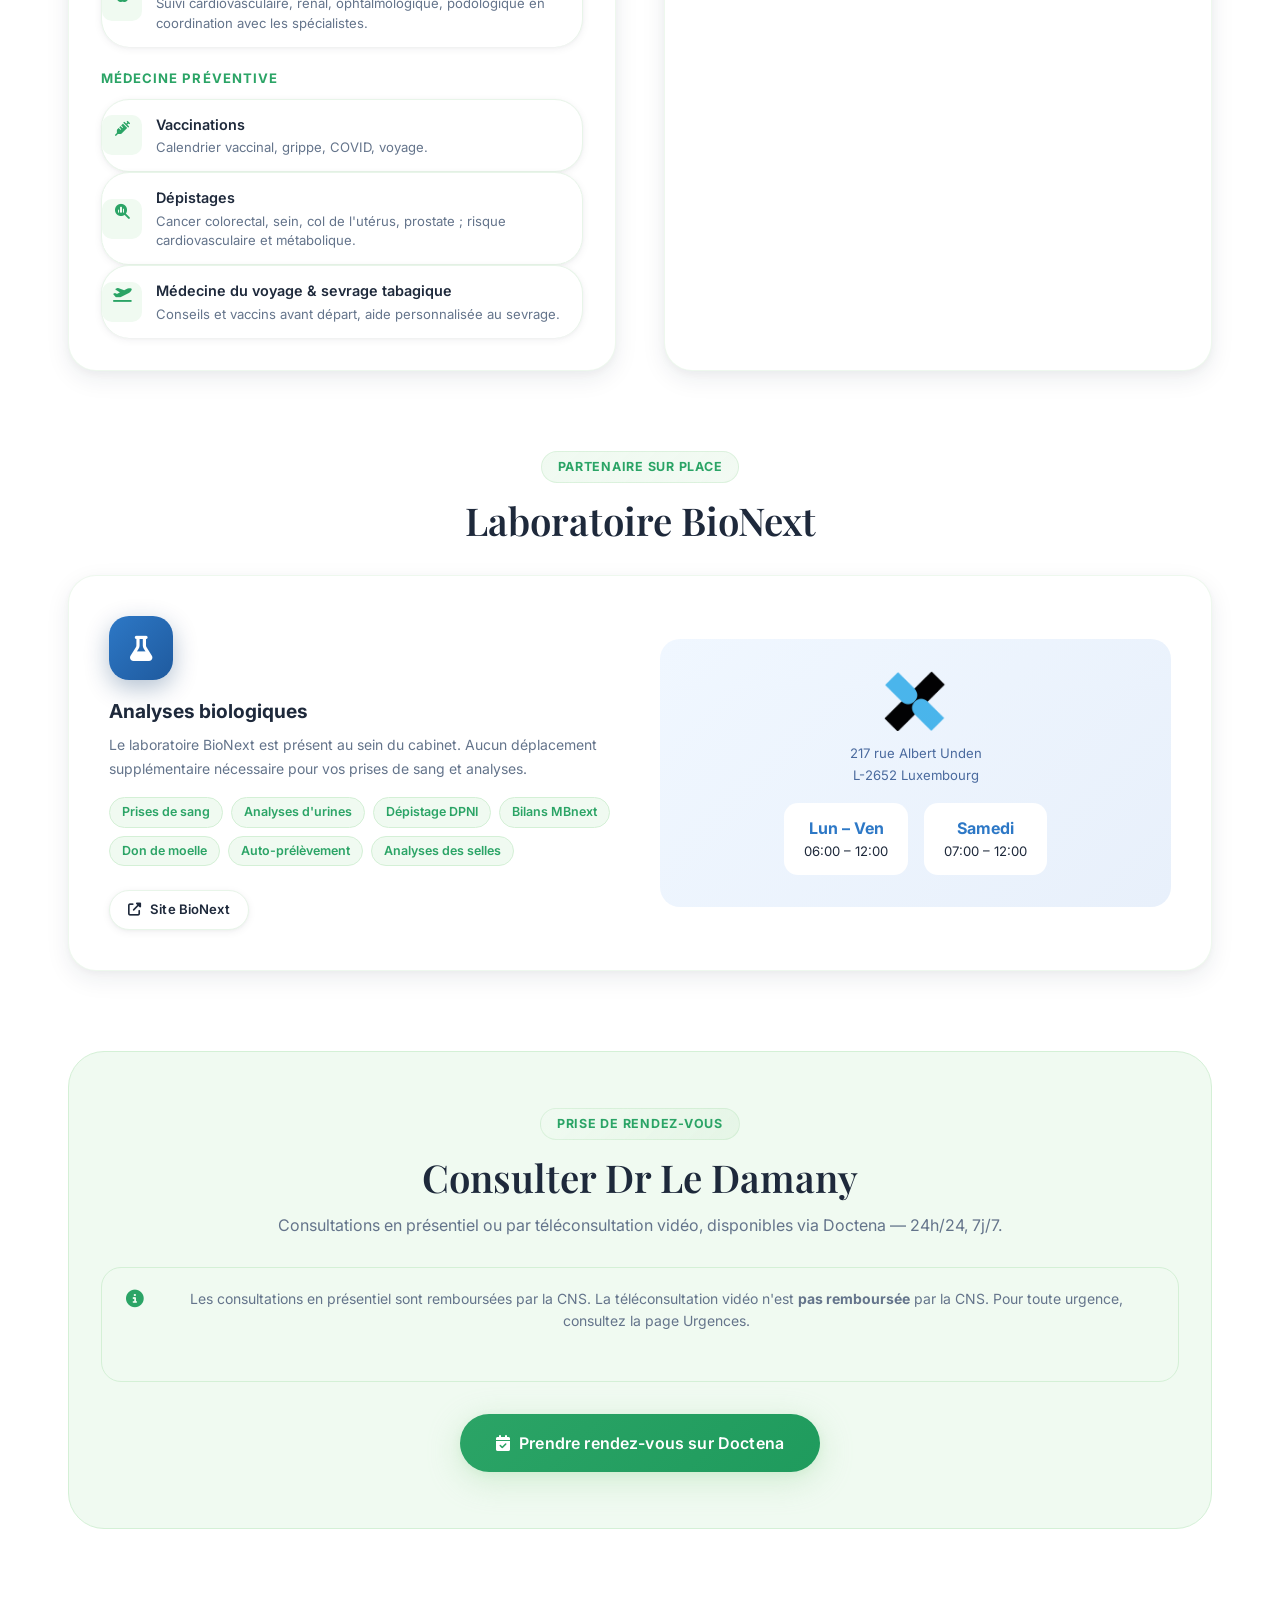
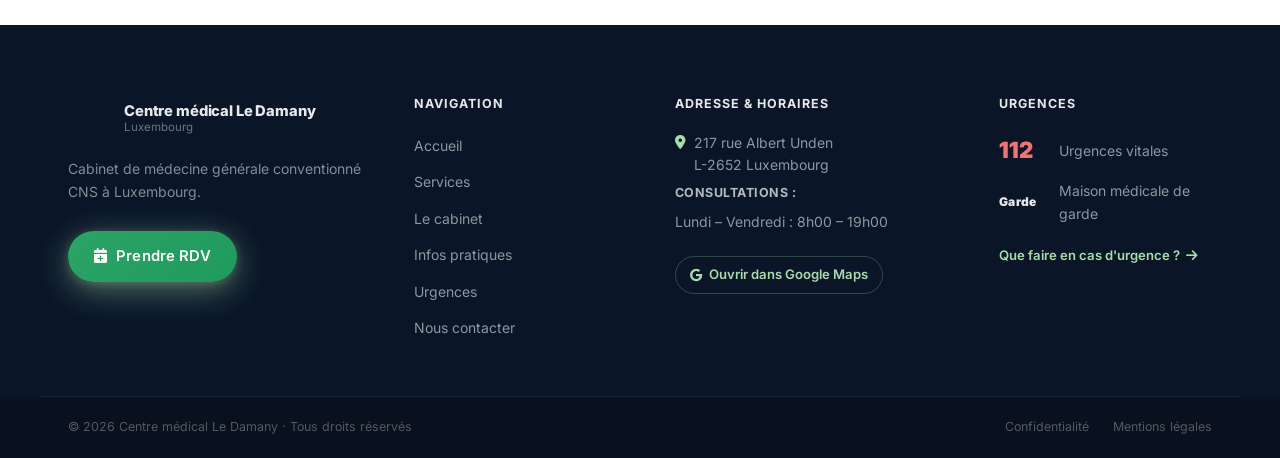
<file: services.html>
<!DOCTYPE html>
<html lang="fr">
<head>
  <meta charset="UTF-8" />
  <meta name="viewport" content="width=device-width, initial-scale=1.0" />
  <meta name="description" content="Services du Centre médical Le Damany – Médecine générale, gériatrie, diabétologie, médecine préventive, téléconsultation et urgences non vitales à Luxembourg. Prise de RDV sur Doctena." />
  <meta name="keywords" content="services médecin généraliste Luxembourg, médecine générale Luxembourg, gériatrie Luxembourg, diabétologie Luxembourg, Centre médical Le Damany, Doctena Luxembourg" />
  <meta name="robots" content="index, follow" />
  <link rel="canonical" href="https://cm-ledamany.lu/services.html" />

  <!-- Open Graph -->
  <meta property="og:title" content="Centre médical Le Damany - Services médicaux" />
  <meta property="og:description" content="Médecine générale, gériatrie, diabétologie, médecine préventive, téléconsultation et labo BioNext. Cabinet conventionné CNS à Luxembourg." />
  <meta property="og:type" content="website" />
  <meta property="og:url" content="https://cm-ledamany.lu/services.html" />
  <meta property="og:locale" content="fr_LU" />
  <meta property="og:site_name" content="Centre médical Le Damany" />

  <title>Centre médical Le Damany - Services médicaux</title>

  <!-- Favicon -->
  <link rel="icon" type="image/png" href="/my-favicon/favicon-96x96.png" sizes="96x96" />
  <link rel="icon" type="image/svg+xml" href="/my-favicon/favicon.svg" />
  <link rel="icon" href="/my-favicon/favicon.ico" />
  <link rel="apple-touch-icon" sizes="180x180" href="/my-favicon/apple-touch-icon.png" />
  <meta name="apple-mobile-web-app-title" content="Centre médical Le Damany" />
  <link rel="manifest" href="/my-favicon/site.webmanifest" />

  <!-- JSON-LD : services médicaux -->
  <script type="application/ld+json">
  {
    "@context": "https://schema.org",
    "@type": "MedicalBusiness",
    "name": "Centre médical Le Damany",
    "url": "https://cm-ledamany.lu/services.html",
    "address": {
      "@type": "PostalAddress",
      "streetAddress": "217 rue Albert Unden",
      "addressLocality": "Luxembourg",
      "postalCode": "L-2652",
      "addressCountry": "LU"
    },
    "hasOfferCatalog": {
      "@type": "OfferCatalog",
      "name": "Services médicaux",
      "itemListElement": [
        {"@type": "Offer", "itemOffered": {"@type": "MedicalTherapy", "name": "Médecine générale"}},
        {"@type": "Offer", "itemOffered": {"@type": "MedicalTherapy", "name": "Gériatrie"}},
        {"@type": "Offer", "itemOffered": {"@type": "MedicalTherapy", "name": "Diabétologie"}},
        {"@type": "Offer", "itemOffered": {"@type": "MedicalTherapy", "name": "Médecine préventive"}},
        {"@type": "Offer", "itemOffered": {"@type": "MedicalTherapy", "name": "Téléconsultation"}}
      ]
    }
  }
  </script>
  <link rel="stylesheet" href="css/style.css" />
  <link rel="preconnect" href="https://fonts.googleapis.com" />
  <link rel="preconnect" href="https://fonts.gstatic.com" crossorigin />
  <link href="https://fonts.googleapis.com/css2?family=Inter:wght@300;400;500;600;700;800&family=Playfair+Display:ital,wght@0,400;0,600;0,700;1,400&display=swap" rel="stylesheet" />
  <link rel="stylesheet" href="https://cdn.jsdelivr.net/npm/@fortawesome/fontawesome-free@6.4.0/css/all.min.css" />
  <style>
    /* === PAGE-SPECIFIC STYLES === */
    .services-page { padding: 64px 0 96px; }

    /* Doctor columns layout */
    .doctors-grid {
      display: grid;
      grid-template-columns: 1fr 1fr;
      gap: 48px;
      margin-bottom: 80px;
    }
    .doctor-col {
      background: var(--white);
      border: 1px solid var(--border);
      border-radius: var(--radius-lg);
      overflow: hidden;
      box-shadow: var(--shadow);
    }
    .doctor-col__header {
      padding: 32px 32px 24px;
      border-bottom: 1px solid var(--border);
      display: flex;
      align-items: center;
      gap: 20px;
    }
    .doctor-col__avatar {
      width: 56px;
      height: 56px;
      border-radius: 50%;
      background: var(--green-light);
      display: flex;
      align-items: center;
      justify-content: center;
      font-size: 1.8rem;
      flex-shrink: 0;
    }
    .doctor-col__avatar--recruit {
      background: rgba(0,51,102,0.12);
    }
    .doctor-col__name { font-weight: 700; font-size: 1rem; color: var(--slate); }
    .doctor-col__role { font-size: 0.82rem; color: var(--slate-light); margin-top: 2px; }
    .doctor-col__body { padding: 32px; }

    /* Service item inside column */
    .service-item {
      display: flex;
      gap: 14px;
      align-items: center;
      padding: 13px 0;
      border-bottom: 1px solid var(--border-solid);
    }
    .service-item:last-child { border-bottom: none; }
    .service-item__icon {
      width: 40px;
      height: 40px;
      min-width: 40px;
      border-radius: 10px;
      background: var(--green-xlight);
      display: grid;
      place-items: center;
      color: var(--green-dark);
      flex-shrink: 0;
    }
    .service-item__icon i {
      font-size: 15px;
      line-height: 1;
      display: block;
    }
    .service-item__text { flex: 1; }
    .service-item__title { font-weight: 600; font-size: 0.9rem; color: var(--slate); margin-bottom: 2px; }
    .service-item__desc { font-size: 0.82rem; color: var(--slate-light); line-height: 1.5; }

    /* Recruit column style */
    .doctor-col--recruit .doctor-col__header { background: rgba(0,51,102,0.04); }
    .doctor-col--recruit .service-item__icon { background: rgba(0,51,102,0.08); color: var(--blue-logo); }

    /* Teleconsultation note */
    .telecons-note {
      background: var(--green-xlight);
      border: 1px solid var(--green-light);
      border-radius: var(--radius);
      padding: 20px 24px;
      display: flex;
      align-items: flex-start;
      gap: 14px;
      margin: 24px 0 32px;
    }
    .telecons-note i { color: var(--green-dark); font-size: 1.1rem; margin-top: 2px; flex-shrink: 0; }
    .telecons-note p { font-size: 0.875rem; color: var(--slate); line-height: 1.6; margin: 0; }

    /* Bionext block */
    .bionext-card {
      background: var(--white);
      border: 1px solid var(--border);
      border-radius: var(--radius-lg);
      padding: 40px;
      display: grid;
      grid-template-columns: 1fr 1fr;
      gap: 40px;
      align-items: center;
      box-shadow: var(--shadow);
      margin-bottom: 80px;
    }
    .bionext-card__icon {
      width: 64px;
      height: 64px;
      border-radius: var(--radius);
      background: linear-gradient(135deg, var(--blue-logo), #1f5a9e);
      display: flex;
      align-items: center;
      justify-content: center;
      color: white;
      font-size: 1.6rem;
      margin-bottom: 20px;
      box-shadow: 0 8px 24px rgba(0,51,102,0.3);
    }
    .bionext-items {
      display: flex;
      flex-wrap: wrap;
      gap: 8px;
      margin-top: 16px;
    }
    .bionext-tag {
      background: var(--green-xlight);
      border: 1px solid var(--green-light);
      color: var(--green-dark);
      font-size: 0.78rem;
      font-weight: 600;
      padding: 4px 12px;
      border-radius: var(--radius-full);
    }
    .bionext-card__visual {
      background: linear-gradient(135deg, #f0f7ff 0%, #e8f0fb 100%);
      border-radius: var(--radius);
      padding: 32px;
      text-align: center;
    }
    .bionext-card__visual i { font-size: 3rem; color: var(--blue-logo); margin-bottom: 16px; display: block; }
    .bionext-card__hours { display: flex; gap: 16px; margin-top: 16px; justify-content: center; flex-wrap: wrap; }
    .bionext-card__hour { background: white; border-radius: var(--radius-sm); padding: 12px 20px; text-align: center; font-size: 0.82rem; }
    .bionext-card__hour strong { display: block; font-size: 1rem; color: var(--blue-logo); }

    /* Bottom CTA */
    .services-footer-cta {
      text-align: center;
      padding: 56px 32px;
      background: var(--green-xlight);
      border: 1px solid var(--green-light);
      border-radius: var(--radius-xl);
    }
    .services-footer-cta h2 { margin-bottom: 12px; }
    .services-footer-cta p { margin-bottom: 28px; color: var(--slate-light); }

    /* Urgences redirect */
    .urgences-redirect {
      display: flex;
      align-items: center;
      gap: 20px;
      background: #fff9f0;
      border: 1px solid #fcd34d;
      border-radius: var(--radius);
      padding: 20px 28px;
      margin-bottom: 48px;
    }
    .urgences-redirect i { font-size: 1.4rem; color: #d97706; flex-shrink: 0; }
    .urgences-redirect p { margin: 0; font-size: 0.875rem; color: var(--slate); line-height: 1.6; }
    .urgences-redirect a { font-weight: 700; color: var(--green-dark); text-decoration: underline; }

    @media (max-width: 900px) {
      .doctors-grid { grid-template-columns: 1fr; }
      .bionext-card { grid-template-columns: 1fr; }
    }
    @media (max-width: 640px) {
      .doctor-col__header { flex-direction: column; align-items: flex-start; gap: 12px; }
      .doctor-col__body { padding: 20px; }
      .bionext-tag { font-size: 0.72rem; padding: 4px 10px; }
      .services-footer-cta { padding: 36px 20px; }
      .bionext-card__logo { height: 48px; }
    }
  </style>
</head>
<body>

  <!-- ===== HEADER ===== -->
  <header class="header" id="header">
    <div class="container header__inner">
      <a href="index.html" class="header__logo">
        <img src="images/logo.png" alt="Centre médical Le Damany" class="logo__img" />
        <div class="logo__text">
          <span class="logo__name">Centre médical Le Damany</span>
          <span class="logo__subtitle" data-fr="Médecine générale · Luxembourg" data-en="General practice · Luxembourg">Médecine générale · Luxembourg</span>
        </div>
      </a>
      <nav class="nav" id="nav">
        <ul class="nav__list">
          <li><a href="index.html" class="nav__link" data-fr="Accueil" data-en="Home">Accueil</a></li>
          <li><a href="services.html" class="nav__link active" data-fr="Services" data-en="Services">Services</a></li>
          <li><a href="about.html" class="nav__link" data-fr="Le cabinet" data-en="About">Le cabinet</a></li>
          <li><a href="infos.html" class="nav__link" data-fr="Infos pratiques" data-en="Practical info">Infos pratiques</a></li>
          <li><a href="urgences.html" class="nav__link nav__link--urgent" data-fr="Urgences" data-en="Emergencies">Urgences</a></li>
        </ul>
      </nav>
      <div class="header__actions">
        <button class="lang-toggle" id="langToggle" aria-label="Switch language">
          <span class="lang-toggle__option active" data-lang="fr">FR</span>
          <span class="lang-toggle__sep">/</span>
          <span class="lang-toggle__option" data-lang="en">EN</span>
        </button>
        <a href="https://www.doctena.lu/fr/specialite/medecin-generaliste/dr-andreea-le-damany-1717095" target="_blank" rel="noopener" class="btn btn--primary rdv-btn">
          <i class="fas fa-calendar-plus"></i>
          <span data-fr="Prendre RDV" data-en="Book now">Prendre RDV</span>
        </a>
        <button class="hamburger" id="hamburger" aria-label="Menu" aria-expanded="false">
          <span></span><span></span><span></span>
        </button>
      </div>
    </div>
  </header>
  <div class="nav-overlay" id="navOverlay"></div>

  <!-- ===== PAGE HEADER ===== -->
  <section class="page-header">
    <div class="container">
      <nav class="page-header__breadcrumb" aria-label="breadcrumb">
        <a href="index.html" data-fr="Accueil" data-en="Home">Accueil</a>
        <i class="fas fa-chevron-right"></i>
        <span data-fr="Services" data-en="Services">Services</span>
      </nav>
      <h1 data-fr="Services médicaux" data-en="Medical Services">Services médicaux</h1>
      <p data-fr="Un suivi médical complet, de la médecine générale à la gériatrie et la diabétologie, dans un cabinet moderne au cœur de Luxembourg."
         data-en="Complete medical care, from general medicine to geriatrics and diabetology, in a modern practice in the heart of Luxembourg.">
        Un suivi médical complet, de la médecine générale à la gériatrie et la diabétologie, dans un cabinet moderne au cœur de Luxembourg.
      </p>
    </div>
  </section>

  <!-- ===== MAIN CONTENT ===== -->
  <main class="services-page">
    <div class="container">

      <!-- Urgences redirect notice -->
      <div class="urgences-redirect reveal visible">
        <i class="fas fa-triangle-exclamation"></i>
        <p data-html="true"
           data-fr="<strong>En cas d'urgence vitale, appelez le 112.</strong> Pour les urgences non vitales du jour même, consultez la <a href='urgences.html'>page Urgences</a> pour connaître la marche à suivre."
           data-en="<strong>In case of a life-threatening emergency, call 112.</strong> For same-day non-vital emergencies, see the <a href='urgences.html'>Emergencies page</a> for guidance.">
          <strong>En cas d'urgence vitale, appelez le 112.</strong> Pour les urgences non vitales du jour même, consultez la <a href="urgences.html">page Urgences</a> pour connaître la marche à suivre.
        </p>
      </div>

      <!-- ===== Section heading ===== -->
      <div class="section__header reveal visible" style="margin-bottom:48px;">
        <span class="section__tag" data-fr="L'équipe médicale" data-en="Medical team">L'équipe médicale</span>
        <h2 data-fr="Services par médecin" data-en="Services by physician">Services par médecin</h2>
        <p class="section__desc"
           data-fr="Chaque médecin du cabinet dispose d'un profil et de compétences complémentaires."
           data-en="Each physician at the practice has a distinct profile and complementary skills.">
          Chaque médecin du cabinet dispose d'un profil et de compétences complémentaires.
        </p>
      </div>

      <!-- ===== DOCTORS COLUMNS ===== -->
      <div class="doctors-grid">

        <!-- LEFT: Dr Le Damany -->
        <div class="doctor-col reveal visible" style="--delay:0.05s">
          <div class="doctor-col__header">
            <div class="doctor-col__avatar">👩‍⚕️</div>
            <div>
              <div class="doctor-col__name">Dr Andreea Le Damany</div>
              <div class="doctor-col__role" data-fr="Médecin généraliste · Gériatre · Diabétologue · Urgentiste" data-en="GP · Geriatrician · Diabetologist · Emergency physician">Médecin généraliste · Gériatre · Diabétologue · Urgentiste</div>
            </div>
          </div>
          <div class="doctor-col__body">

            <div id="medecine-generale">
              <h3 style="font-size:0.82rem;font-weight:700;text-transform:uppercase;letter-spacing:.08em;color:var(--green-dark);margin-bottom:12px;" data-fr="Médecine générale" data-en="General Medicine">Médecine générale</h3>
              <div class="service-item">
                <div class="service-item__icon"><i class="fas fa-stethoscope"></i></div>
                <div class="service-item__text">
                  <div class="service-item__title" data-fr="Consultation de médecine générale" data-en="General medicine consultation">Consultation de médecine générale</div>
                  <div class="service-item__desc" data-fr="Suivi global, pathologies courantes, prescriptions, certificats." data-en="Holistic follow-up, common conditions, prescriptions, certificates.">Suivi global, pathologies courantes, prescriptions, certificats.</div>
                </div>
              </div>
              <div class="service-item">
                <div class="service-item__icon"><i class="fas fa-file-medical"></i></div>
                <div class="service-item__text">
                  <div class="service-item__title" data-fr="Bilan de santé" data-en="Health check-up">Bilan de santé</div>
                  <div class="service-item__desc" data-fr="Bilan annuel, suivi des maladies chroniques, coordination spécialistes." data-en="Annual check-up, chronic disease monitoring, specialist coordination.">Bilan annuel, suivi des maladies chroniques, coordination spécialistes.</div>
                </div>
              </div>
              <div class="service-item">
                <div class="service-item__icon"><i class="fas fa-video"></i></div>
                <div class="service-item__text">
                  <div class="service-item__title" data-fr="Téléconsultation vidéo" data-en="Video teleconsultation">Téléconsultation vidéo</div>
                  <div class="service-item__desc" data-fr="Suivi à distance via Doctena. Non remboursée par la CNS." data-en="Remote follow-up via Doctena. Not reimbursed by CNS.">Suivi à distance via Doctena. Non remboursée par la CNS.</div>
                </div>
              </div>
            </div>

            <div id="geriatrie" style="margin-top:24px;">
              <h3 style="font-size:0.82rem;font-weight:700;text-transform:uppercase;letter-spacing:.08em;color:var(--green-dark);margin-bottom:12px;" data-fr="Gériatrie" data-en="Geriatrics">Gériatrie</h3>
              <div class="service-item">
                <div class="service-item__icon"><i class="fas fa-heart-pulse"></i></div>
                <div class="service-item__text">
                  <div class="service-item__title" data-fr="Suivi gériatrique spécialisé" data-en="Specialised geriatric follow-up">Suivi gériatrique spécialisé</div>
                  <div class="service-item__desc" data-fr="Évaluation globale de la personne âgée polypathologique, maintien à domicile." data-en="Global assessment of polypathalogic elderly patients, home care.">Évaluation globale de la personne âgée polypathologique, maintien à domicile.</div>
                </div>
              </div>
              <div class="service-item">
                <div class="service-item__icon"><i class="fas fa-shield-halved"></i></div>
                <div class="service-item__text">
                  <div class="service-item__title" data-fr="Prévention des chutes &amp; fragilité" data-en="Fall prevention &amp; frailty">Prévention des chutes &amp; fragilité</div>
                  <div class="service-item__desc" data-fr="Évaluation des risques, conseils d'adaptation du domicile." data-en="Risk assessment, home adaptation advice.">Évaluation des risques, conseils d'adaptation du domicile.</div>
                </div>
              </div>
            </div>

            <div id="diabetologie" style="margin-top:24px;">
              <h3 style="font-size:0.82rem;font-weight:700;text-transform:uppercase;letter-spacing:.08em;color:var(--green-dark);margin-bottom:12px;" data-fr="Diabétologie" data-en="Diabetology">Diabétologie</h3>
              <div class="service-item">
                <div class="service-item__icon"><i class="fas fa-droplet"></i></div>
                <div class="service-item__text">
                  <div class="service-item__title" data-fr="Suivi diabète type 1 &amp; 2" data-en="Type 1 &amp; 2 diabetes follow-up">Suivi diabète type 1 &amp; 2</div>
                  <div class="service-item__desc" data-fr="Contrôle glycémique, ajustement thérapeutique, éducation du patient." data-en="Glycaemic control, treatment adjustment, patient education.">Contrôle glycémique, ajustement thérapeutique, éducation du patient.</div>
                </div>
              </div>
              <div class="service-item">
                <div class="service-item__icon"><i class="fas fa-apple-alt"></i></div>
                <div class="service-item__text">
                  <div class="service-item__title" data-fr="Conseil nutritionnel &amp; prévention complications" data-en="Nutritional counselling &amp; complication prevention">Conseil nutritionnel &amp; prévention des complications</div>
                  <div class="service-item__desc" data-fr="Suivi cardiovasculaire, rénal, ophtalmologique, podologique en coordination avec les spécialistes." data-en="Cardiovascular, renal, ophthalmological, podological monitoring coordinated with specialists.">Suivi cardiovasculaire, rénal, ophtalmologique, podologique en coordination avec les spécialistes.</div>
                </div>
              </div>
            </div>

            <div id="prevention" style="margin-top:24px;">
              <h3 style="font-size:0.82rem;font-weight:700;text-transform:uppercase;letter-spacing:.08em;color:var(--green-dark);margin-bottom:12px;" data-fr="Médecine préventive" data-en="Preventive Medicine">Médecine préventive</h3>
              <div class="service-item">
                <div class="service-item__icon"><i class="fas fa-syringe"></i></div>
                <div class="service-item__text">
                  <div class="service-item__title" data-fr="Vaccinations" data-en="Vaccinations">Vaccinations</div>
                  <div class="service-item__desc" data-fr="Calendrier vaccinal, grippe, COVID, voyage." data-en="Vaccination schedule, flu, COVID, travel.">Calendrier vaccinal, grippe, COVID, voyage.</div>
                </div>
              </div>
              <div class="service-item">
                <div class="service-item__icon"><i class="fas fa-magnifying-glass-chart"></i></div>
                <div class="service-item__text">
                  <div class="service-item__title" data-fr="Dépistages" data-en="Screenings">Dépistages</div>
                  <div class="service-item__desc" data-fr="Cancer colorectal, sein, col de l'utérus, prostate ; risque cardiovasculaire et métabolique." data-en="Colorectal, breast, cervical, prostate cancer; cardiovascular and metabolic risk.">Cancer colorectal, sein, col de l'utérus, prostate ; risque cardiovasculaire et métabolique.</div>
                </div>
              </div>
              <div class="service-item">
                <div class="service-item__icon"><i class="fas fa-plane-departure"></i></div>
                <div class="service-item__text">
                  <div class="service-item__title" data-fr="Médecine du voyage &amp; sevrage tabagique" data-en="Travel medicine &amp; smoking cessation">Médecine du voyage &amp; sevrage tabagique</div>
                  <div class="service-item__desc" data-fr="Conseils et vaccins avant départ, aide personnalisée au sevrage." data-en="Travel advice and vaccines, personalised smoking cessation support.">Conseils et vaccins avant départ, aide personnalisée au sevrage.</div>
                </div>
              </div>
            </div>

          </div>
        </div>

        <!-- RIGHT: Médecin associé (à venir) -->
        <div class="doctor-col doctor-col--recruit reveal visible" style="--delay:0.15s">
          <div class="doctor-col__header">
            <div class="doctor-col__avatar doctor-col__avatar--recruit"><i class="fas fa-user-plus" style="color:var(--blue-logo);font-size:1.4rem;"></i></div>
            <div>
              <div class="doctor-col__name" data-fr="Médecin associé(e)" data-en="Associate physician">Médecin associé(e)</div>
              <div class="doctor-col__role" data-fr="Poste en cours de recrutement" data-en="Position currently being recruited">Poste en cours de recrutement</div>
            </div>
          </div>
          <div class="doctor-col__body">
            <div style="padding:40px 0;text-align:center;">
              <div style="width:72px;height:72px;border-radius:50%;background:rgba(0,51,102,0.08);display:flex;align-items:center;justify-content:center;margin:0 auto 24px;font-size:2rem;color:var(--blue-logo);">
                <i class="fas fa-user-md"></i>
              </div>
              <h3 style="font-size:1rem;margin-bottom:12px;" data-fr="Un second médecin nous rejoindra bientôt" data-en="A second physician will join us soon">Un second médecin nous rejoindra bientôt</h3>
              <p style="font-size:0.875rem;color:var(--slate-light);line-height:1.7;max-width:300px;margin:0 auto 28px;"
                 data-fr="Le Centre médical Le Damany développe son équipe pour offrir des plages de rendez-vous élargies et des compétences complémentaires."
                 data-en="Centre médical Le Damany is expanding its team to offer extended appointment slots and complementary skills.">
                Le Centre médical Le Damany développe son équipe pour offrir des plages de rendez-vous élargies et des compétences complémentaires.
              </p>
              <a href="https://lu.indeed.com/viewjob?jk=f32af8c9e22e3333&from=shareddesktop_copy" target="_blank" rel="noopener" class="btn btn--small btn--indeed">
                <img src="images/indeed_icon.png" alt="Indeed" style="height: 1em; width: auto; vertical-align: middle; margin-right: 4px;">
                <span data-fr="Voir l'offre d'emploi" data-en="View job offer">Voir l'offre d'emploi</span>
              </a>
            </div>
          </div>
        </div>

      </div><!-- /doctors-grid -->

      <!-- ===== BIONEXT ===== -->
      <div class="section__header reveal visible" style="margin-bottom:32px;">
        <span class="section__tag" data-fr="Partenaire sur place" data-en="On-site partner">Partenaire sur place</span>
        <h2 data-fr="Laboratoire BioNext" data-en="BioNext Laboratory">Laboratoire BioNext</h2>
      </div>

      <div class="bionext-card reveal visible">
        <div>
          <div class="bionext-card__icon"><i class="fas fa-flask"></i></div>
          <h3 style="font-size:1.2rem;margin-bottom:10px;" data-fr="Analyses biologiques" data-en="Biological analyses">Analyses biologiques</h3>
          <p style="font-size:0.875rem;color:var(--slate-light);line-height:1.7;margin-bottom:16px;"
             data-fr="Le laboratoire BioNext est présent au sein du cabinet. Aucun déplacement supplémentaire nécessaire pour vos prises de sang et analyses."
             data-en="The BioNext laboratory is located within the practice. No additional travel needed for blood tests and analyses.">
            Le laboratoire BioNext est présent au sein du cabinet. Aucun déplacement supplémentaire nécessaire pour vos prises de sang et analyses.
          </p>
          <div class="bionext-items">
            <span class="bionext-tag" data-fr="Prises de sang" data-en="Blood tests">Prises de sang</span>
            <span class="bionext-tag" data-fr="Analyses d'urines" data-en="Urine analysis">Analyses d'urines</span>
            <span class="bionext-tag" data-fr="Dépistage DPNI" data-en="NIPT screening">Dépistage DPNI</span>
            <span class="bionext-tag" data-fr="Bilans MBnext" data-en="MBnext checks">Bilans MBnext</span>
            <span class="bionext-tag" data-fr="Don de moelle" data-en="Bone marrow donation">Don de moelle</span>
            <span class="bionext-tag" data-fr="Auto-prélèvement" data-en="Self-sampling">Auto-prélèvement</span>
            <span class="bionext-tag" data-fr="Analyses des selles" data-en="Stool analysis">Analyses des selles</span>
          </div>
          <div style="margin-top:24px;">
            <a href="https://www.bionext.lu/fr/laboratoire-luxembourg-limpertsberg-rue-albert-unden" target="_blank" rel="noopener" class="btn btn--secondary btn--small">
              <i class="fas fa-external-link-alt"></i>
              <span data-fr="Site BioNext" data-en="BioNext website">Site BioNext</span>
            </a>
          </div>
        </div>
        <div class="bionext-card__visual">
          <img src="images/bionext-logo.png" alt="BioNext Luxembourg" class="bionext-card__logo" />
          <p style="font-size:0.82rem;color:#4a6a9e;margin-top:12px;margin-bottom:16px;">217 rue Albert Unden<br>L-2652 Luxembourg</p>
          <div class="bionext-card__hours">
            <div class="bionext-card__hour">
              <strong data-fr="Lun – Ven" data-en="Mon – Fri">Lun – Ven</strong>
              06:00 – 12:00
            </div>
            <div class="bionext-card__hour">
              <strong data-fr="Samedi" data-en="Saturday">Samedi</strong>
              07:00 – 12:00
            </div>
          </div>
        </div>
      </div>

      <!-- ===== BOTTOM CTA (single, discreet) ===== -->
      <div class="services-footer-cta reveal visible">
        <span class="section__tag" data-fr="Prise de rendez-vous" data-en="Appointment booking">Prise de rendez-vous</span>
        <h2 data-fr="Consulter Dr Le Damany" data-en="Book with Dr Le Damany">Consulter Dr Le Damany</h2>
        <p data-fr="Consultations en présentiel ou par téléconsultation vidéo, disponibles via Doctena — 24h/24, 7j/7."
           data-en="In-person or video teleconsultation appointments, available on Doctena — 24/7.">
          Consultations en présentiel ou par téléconsultation vidéo, disponibles via Doctena — 24h/24, 7j/7.
        </p>
        <div class="telecons-note">
          <i class="fas fa-info-circle"></i>
          <p data-html="true"
             data-fr="Les consultations en présentiel sont remboursées par la CNS. La téléconsultation vidéo n'est <strong>pas remboursée</strong> par la CNS. Pour toute urgence, consultez la <a href='urgences.html'>page Urgences</a>."
             data-en="In-person consultations are reimbursed by CNS. Video teleconsultation is <strong>not reimbursed</strong> by CNS. For emergencies, see the <a href='urgences.html'>Emergencies page</a>.">
            Les consultations en présentiel sont remboursées par la CNS. La téléconsultation vidéo n'est <strong>pas remboursée</strong> par la CNS. Pour toute urgence, consultez la <a href="urgences.html">page Urgences</a>.
          </p>
        </div>
        <a href="https://www.doctena.lu/fr/specialite/medecin-generaliste/dr-andreea-le-damany-1717095" target="_blank" rel="noopener" class="btn btn--primary btn--large">
          <i class="fas fa-calendar-check"></i>
          <span data-fr="Prendre rendez-vous sur Doctena" data-en="Book on Doctena">Prendre rendez-vous sur Doctena</span>
        </a>
      </div>

    </div>
  </main>

  <!-- ===== FOOTER ===== -->
  <footer class="footer">
    <div class="container footer__inner">
      <div class="footer__col footer__col--brand">
        <a href="index.html" class="footer__logo">
          <img src="images/logo.png" alt="Centre médical Le Damany" class="logo__img" />
          <div class="logo__text">
            <span class="logo__name">Centre médical Le Damany</span>
            <span class="logo__subtitle">Luxembourg</span>
          </div>
        </a>
        <p class="footer__tagline" data-fr="Cabinet de médecine générale conventionné CNS à Luxembourg." data-en="CNS-accredited general practice in Luxembourg.">Cabinet de médecine générale conventionné CNS à Luxembourg.</p>
        <a href="https://www.doctena.lu/fr/specialite/medecin-generaliste/dr-andreea-le-damany-1717095" target="_blank" rel="noopener" class="btn btn--primary footer__rdv-btn">
          <i class="fas fa-calendar-plus"></i>
          <span data-fr="Prendre RDV" data-en="Book appointment">Prendre RDV</span>
        </a>
      </div>
      <div class="footer__col">
        <h3 class="footer__col-title" data-fr="Navigation" data-en="Navigation">Navigation</h3>
        <ul class="footer__links">
          <li><a href="index.html" data-fr="Accueil" data-en="Home">Accueil</a></li>
          <li><a href="services.html" data-fr="Services" data-en="Services">Services</a></li>
          <li><a href="about.html" data-fr="Le cabinet" data-en="About">Le cabinet</a></li>
          <li><a href="infos.html" data-fr="Infos pratiques" data-en="Practical info">Infos pratiques</a></li>
          <li><a href="urgences.html" data-fr="Urgences" data-en="Emergencies">Urgences</a></li>
          <li><a href="mailto:secretariat@cm-ledamany.com" data-fr="Nous contacter" data-en="Contact us">Nous contacter</a></li>
        </ul>
      </div>
      <div class="footer__col">
        <h3 class="footer__col-title" data-fr="Adresse &amp; Horaires" data-en="Address &amp; Hours">Adresse &amp; Horaires</h3>
        <address class="footer__address">
          <p><i class="fas fa-location-dot"></i> 217 rue Albert Unden<br>L-2652 Luxembourg</p>
          <p class="footer__hours-label" data-fr="Consultations :" data-en="Consultations:">Consultations :</p>
          <p data-fr="Lundi – Vendredi : 8h00 – 19h00" data-en="Monday – Friday: 8:00am – 7:00pm">Lundi – Vendredi : 8h00 – 19h00</p>
        </address>
        <a href="https://maps.google.com/?q=217+rue+Albert+Unden,+2652+Luxembourg" target="_blank" rel="noopener" class="footer__maps-link">
          <i class="fab fa-google"></i>
          <span data-fr="Ouvrir dans Google Maps" data-en="Open in Google Maps">Ouvrir dans Google Maps</span>
        </a>
      </div>
      <div class="footer__col">
        <h3 class="footer__col-title" data-fr="Urgences" data-en="Emergencies">Urgences</h3>
        <div class="footer__emergency">
          <div class="footer__emergency-item footer__emergency-item--vital">
            <span class="footer__emergency-num">112</span>
            <span data-fr="Urgences vitales" data-en="Life-threatening emergencies">Urgences vitales</span>
          </div>
          <div class="footer__emergency-item">
            <span class="footer__emergency-num" style="font-size:0.75rem;letter-spacing:.02em;">Garde</span>
            <span data-fr="Maison médicale de garde" data-en="Out-of-hours medical centre">Maison médicale de garde</span>
          </div>
        </div>
        <a href="urgences.html" class="footer__emergency-link">
          <span data-fr="Que faire en cas d'urgence ?" data-en="What to do in an emergency?">Que faire en cas d'urgence ?</span>
          <i class="fas fa-arrow-right"></i>
        </a>
      </div>
    </div>
    <div class="footer__bottom">
      <div class="container footer__bottom-inner">
        <p data-fr="© 2026 Centre médical Le Damany · Tous droits réservés" data-en="© 2026 Centre médical Le Damany · All rights reserved">© 2026 Centre médical Le Damany · Tous droits réservés</p>
        <div class="footer__bottom-links">
          <a href="infos.html#confidentialite" data-fr="Confidentialité" data-en="Privacy">Confidentialité</a>
          <a href="infos.html#mentions" data-fr="Mentions légales" data-en="Legal notices">Mentions légales</a>
        </div>
      </div>
    </div>
  </footer>

  <script src="js/main.js"></script>
</body>
</html>
</file>
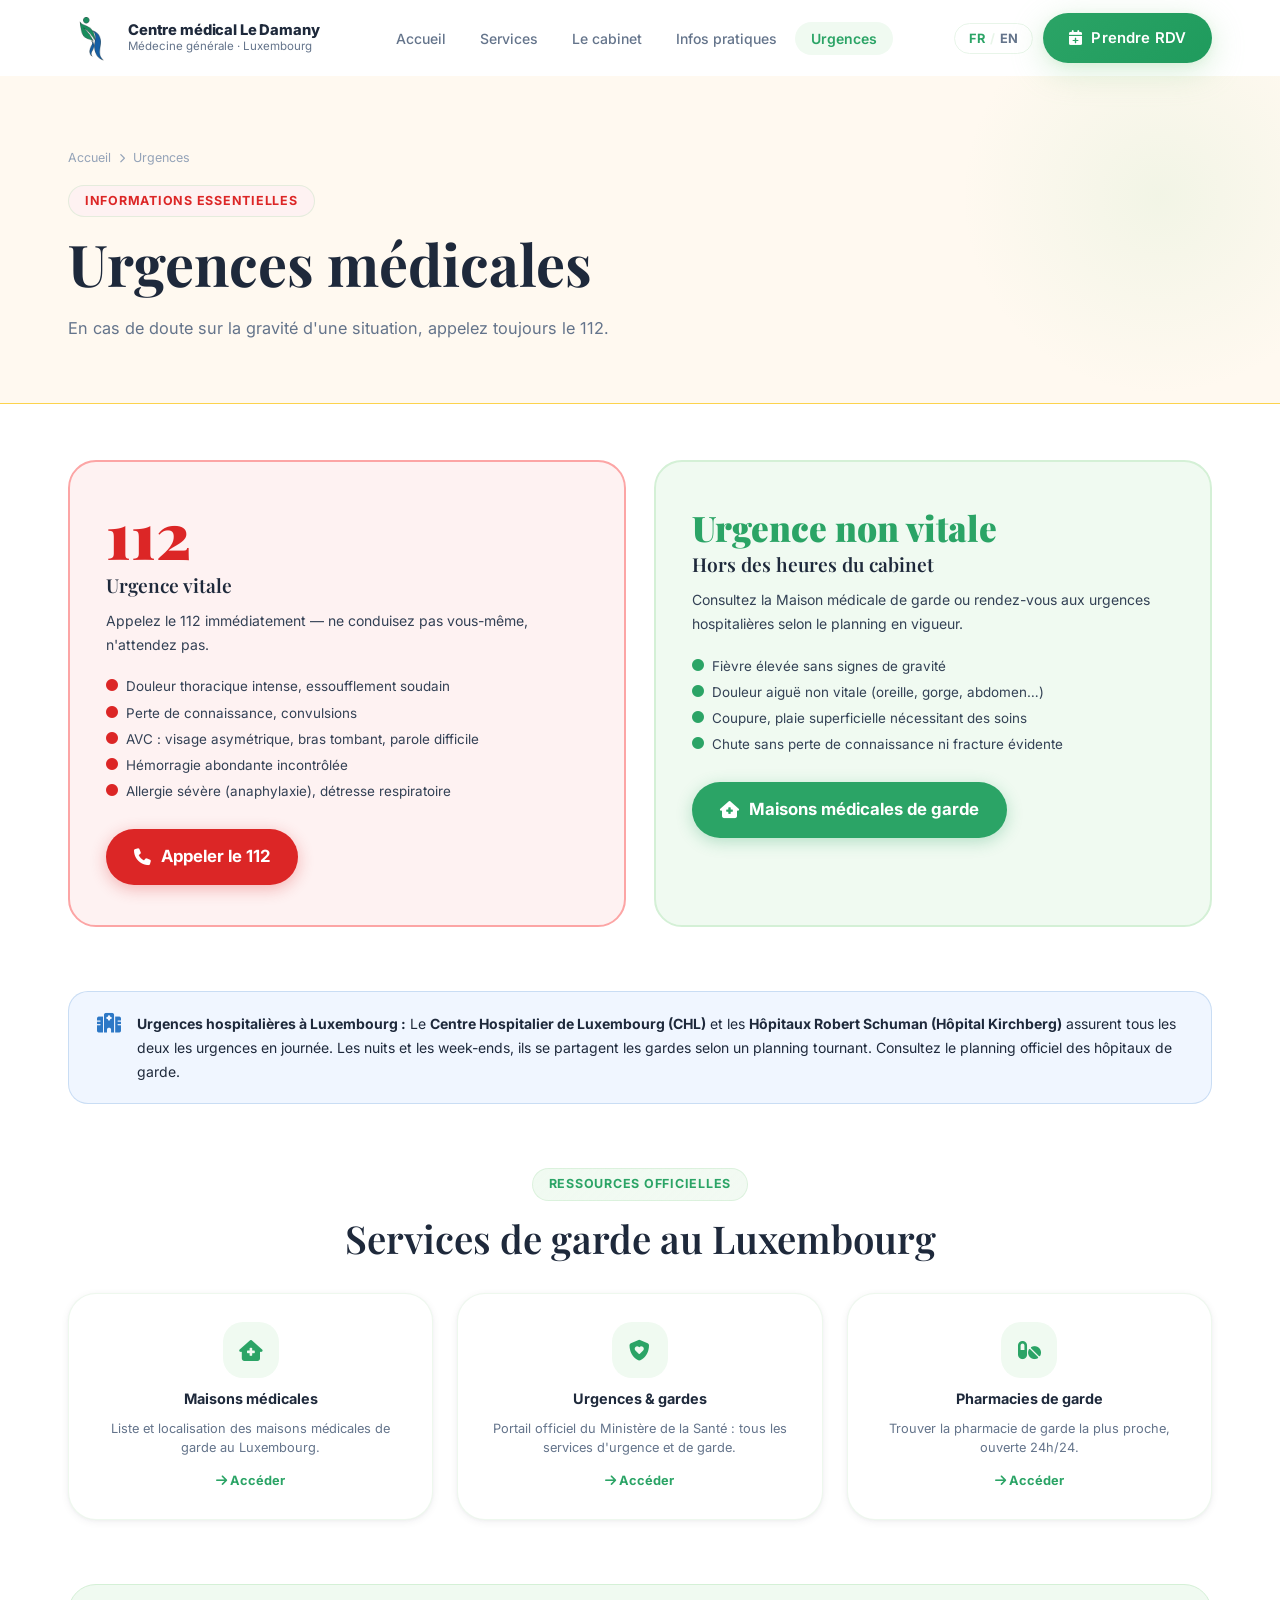
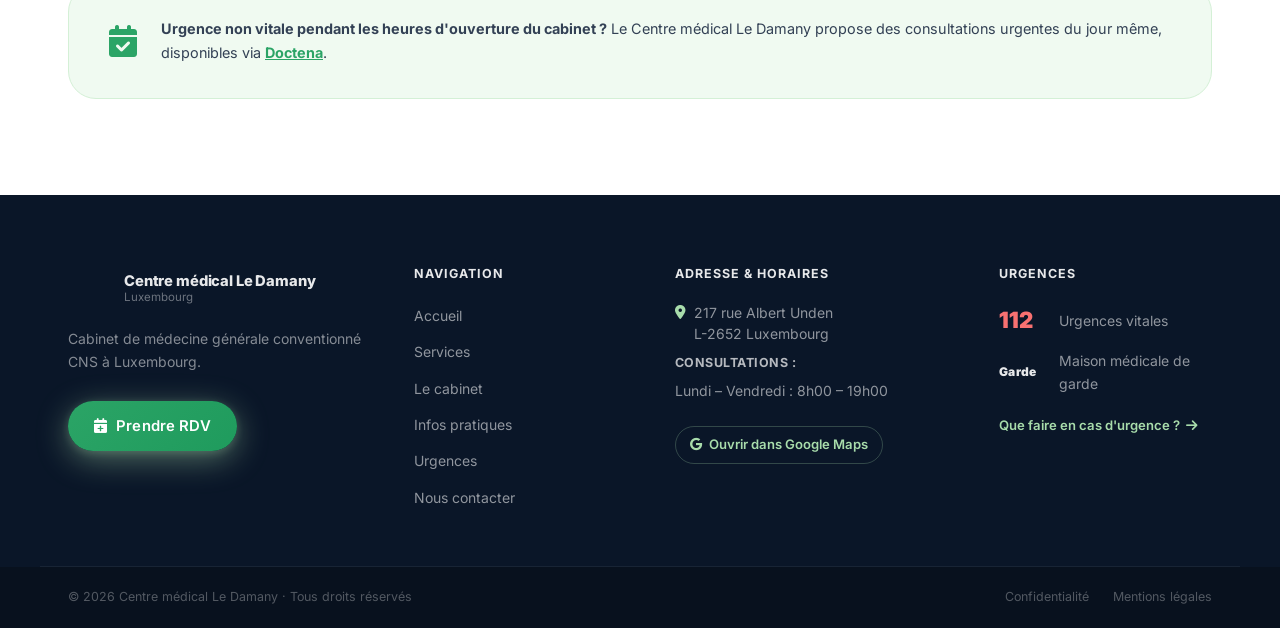
<file: urgences.html>
<!DOCTYPE html>
<html lang="fr">
<head>
  <meta charset="UTF-8" />
  <meta name="viewport" content="width=device-width, initial-scale=1.0" />
  <meta name="description" content="Urgences médicales au Luxembourg – Centre médical Le Damany. Urgence vitale : appelez le 112. Maisons médicales de garde, hôpitaux et pharmacies de garde. Ressources officielles." />
  <meta name="keywords" content="urgence médicale Luxembourg, 112 Luxembourg, maison médicale garde Luxembourg, pharmacie garde Luxembourg, urgence non vitale Luxembourg" />
  <meta name="robots" content="index, follow" />
  <link rel="canonical" href="https://cm-ledamany.lu/urgences.html" />

  <!-- Open Graph -->
  <meta property="og:title" content="Centre médical Le Damany - Urgences médicales" />
  <meta property="og:description" content="Urgence vitale : appelez le 112. Maisons médicales de garde, hôpitaux et ressources officielles pour les urgences médicales au Luxembourg." />
  <meta property="og:type" content="website" />
  <meta property="og:url" content="https://cm-ledamany.lu/urgences.html" />
  <meta property="og:locale" content="fr_LU" />
  <meta property="og:site_name" content="Centre médical Le Damany" />

  <title>Centre médical Le Damany - Urgences médicales</title>

  <!-- Favicon -->
  <link rel="icon" type="image/png" href="/my-favicon/favicon-96x96.png" sizes="96x96" />
  <link rel="icon" type="image/svg+xml" href="/my-favicon/favicon.svg" />
  <link rel="icon" href="/my-favicon/favicon.ico" />
  <link rel="apple-touch-icon" sizes="180x180" href="/my-favicon/apple-touch-icon.png" />
  <meta name="apple-mobile-web-app-title" content="Centre médical Le Damany" />
  <link rel="manifest" href="/my-favicon/site.webmanifest" />

  <!-- JSON-LD : page urgences -->
  <script type="application/ld+json">
  {
    "@context": "https://schema.org",
    "@type": "WebPage",
    "name": "Urgences médicales – Centre médical Le Damany",
    "description": "Informations sur les urgences médicales au Luxembourg. Numéro d'urgence vitale 112, maisons médicales de garde, hôpitaux.",
    "url": "https://cm-ledamany.lu/urgences.html",
    "breadcrumb": {
      "@type": "BreadcrumbList",
      "itemListElement": [
        {"@type": "ListItem", "position": 1, "name": "Accueil", "item": "https://cm-ledamany.lu/"},
        {"@type": "ListItem", "position": 2, "name": "Urgences", "item": "https://cm-ledamany.lu/urgences.html"}
      ]
    }
  }
  </script>
  <link rel="stylesheet" href="css/style.css" />
  <link rel="preconnect" href="https://fonts.googleapis.com" />
  <link rel="preconnect" href="https://fonts.gstatic.com" crossorigin />
  <link href="https://fonts.googleapis.com/css2?family=Inter:wght@300;400;500;600;700;800&family=Playfair+Display:ital,wght@0,400;0,600;0,700;1,400&display=swap" rel="stylesheet" />
  <link rel="stylesheet" href="https://cdn.jsdelivr.net/npm/@fortawesome/fontawesome-free@6.4.0/css/all.min.css" />
  <style>
    /* === PAGE-SPECIFIC === */
    .urgences-page { padding: 56px 0 96px; }

    /* Decision cards */
    .decision-grid {
      display: grid;
      grid-template-columns: 1fr 1fr;
      gap: 28px;
      margin-bottom: 64px;
    }
    .decision-card {
      border-radius: var(--radius-lg);
      padding: 40px 36px;
      transition: transform var(--t), box-shadow var(--t);
    }
    .decision-card:hover { transform: translateY(-4px); box-shadow: var(--shadow-lg); }
    .decision-card--vital {
      background: #fef2f2;
      border: 2px solid #fca5a5;
    }
    .decision-card--nonvital {
      background: var(--green-xlight);
      border: 2px solid var(--green-light);
    }
    .decision-card__num {
      font-family: var(--font-serif);
      font-size: 4rem;
      font-weight: 900;
      line-height: 1;
      margin-bottom: 8px;
    }
    .decision-card--vital .decision-card__num { color: #dc2626; }
    .decision-card--nonvital .decision-card__num { color: var(--green-dark); }
    .decision-card h2 { font-size: 1.2rem; margin-bottom: 12px; }
    .decision-card p { font-size: 0.875rem; color: var(--slate-mid); line-height: 1.7; margin-bottom: 20px; }
    .decision-card ul {
      list-style: none;
      display: flex;
      flex-direction: column;
      gap: 6px;
      margin-bottom: 28px;
    }
    .decision-card ul li {
      display: flex;
      align-items: flex-start;
      gap: 8px;
      font-size: 0.84rem;
      line-height: 1.5;
      color: var(--slate-mid);
    }
    .decision-card ul li i { margin-top: 3px; flex-shrink: 0; font-size: 0.75rem; }
    .decision-card--vital ul li i { color: #dc2626; }
    .decision-card--nonvital ul li i { color: var(--green-dark); }
    .call-link {
      display: inline-flex;
      align-items: center;
      gap: 10px;
      padding: 14px 28px;
      border-radius: var(--radius-full);
      font-weight: 700;
      font-size: 1.05rem;
      text-decoration: none;
      transition: all var(--t);
    }
    .call-link--red { background: #dc2626; color: white; box-shadow: 0 4px 16px rgba(220,38,38,.3); }
    .call-link--red:hover { background: #b91c1c; transform: translateY(-2px); box-shadow: 0 8px 24px rgba(220,38,38,.4); }
    .call-link--green { background: var(--green-dark); color: white; box-shadow: 0 4px 16px rgba(43,164,102,.3); }
    .call-link--green:hover { background: var(--green-deeper); transform: translateY(-2px); }

    /* Resources section */
    .resources-grid {
      display: grid;
      grid-template-columns: repeat(3, 1fr);
      gap: 24px;
      margin-bottom: 64px;
    }
    .resource-card {
      background: var(--white);
      border: 1px solid var(--border);
      border-radius: var(--radius-lg);
      padding: 28px;
      text-align: center;
      box-shadow: var(--shadow-sm);
      transition: transform var(--t), box-shadow var(--t);
      text-decoration: none;
      color: inherit;
      display: flex;
      flex-direction: column;
      align-items: center;
      gap: 12px;
    }
    .resource-card:hover { transform: translateY(-4px); box-shadow: var(--shadow-glow); border-color: var(--green-light); }
    .resource-card__icon {
      width: 56px;
      height: 56px;
      border-radius: var(--radius);
      background: var(--green-xlight);
      display: flex;
      align-items: center;
      justify-content: center;
      font-size: 1.3rem;
      color: var(--green-dark);
      flex-shrink: 0;
    }
    .resource-card h3 { font-size: 0.9rem; color: var(--slate); }
    .resource-card p { font-size: 0.8rem; color: var(--slate-light); line-height: 1.5; }
    .resource-card__arrow { color: var(--green-dark); font-size: 0.8rem; font-weight: 700; margin-top: auto; }

    /* CHL notice */
    .chl-notice {
      background: #f0f6ff;
      border: 1px solid rgba(45,120,198,0.2);
      border-radius: var(--radius);
      padding: 20px 28px;
      display: flex;
      align-items: flex-start;
      gap: 16px;
      margin-bottom: 64px;
    }
    .chl-notice i { color: var(--blue-logo); font-size: 1.2rem; flex-shrink: 0; margin-top: 2px; }
    .chl-notice p { font-size: 0.875rem; color: var(--slate); line-height: 1.7; margin: 0; }
    .chl-notice strong { color: var(--slate); }

    /* Cabinet note */
    .cabinet-note {
      background: var(--green-xlight);
      border: 1px solid var(--green-light);
      border-radius: var(--radius-lg);
      padding: 32px 40px;
      display: flex;
      align-items: center;
      gap: 24px;
    }
    .cabinet-note__icon { font-size: 2rem; color: var(--green-dark); flex-shrink: 0; }
    .cabinet-note p { font-size: 0.9rem; color: var(--slate-mid); line-height: 1.7; margin: 0; }
    .cabinet-note a { color: var(--green-dark); font-weight: 700; text-decoration: underline; }

    @media (max-width: 768px) {
      .decision-grid { grid-template-columns: 1fr; }
      .resources-grid { grid-template-columns: 1fr; }
      .cabinet-note { flex-direction: column; text-align: center; }
      .call-btn { font-size: 1.2rem; padding: 18px 28px; }
    }
    @media (max-width: 480px) {
      .decision-card { padding: 28px 18px; }
      .decision-number { font-size: 3.5rem; }
      .step { padding: 12px 14px; }
      .number-card { padding: 20px 14px; }
    }
  </style>
</head>
<body>

  <!-- ===== HEADER ===== -->
  <header class="header" id="header">
    <div class="container header__inner">
      <a href="index.html" class="header__logo">
        <img src="images/logo.png" alt="Centre médical Le Damany" class="logo__img" />
        <div class="logo__text">
          <span class="logo__name">Centre médical Le Damany</span>
          <span class="logo__subtitle" data-fr="Médecine générale · Luxembourg" data-en="General practice · Luxembourg">Médecine générale · Luxembourg</span>
        </div>
      </a>
      <nav class="nav" id="nav">
        <ul class="nav__list">
          <li><a href="index.html" class="nav__link" data-fr="Accueil" data-en="Home">Accueil</a></li>
          <li><a href="services.html" class="nav__link" data-fr="Services" data-en="Services">Services</a></li>
          <li><a href="about.html" class="nav__link" data-fr="Le cabinet" data-en="About">Le cabinet</a></li>
          <li><a href="infos.html" class="nav__link" data-fr="Infos pratiques" data-en="Practical info">Infos pratiques</a></li>
          <li><a href="urgences.html" class="nav__link nav__link--urgent active" data-fr="Urgences" data-en="Emergencies">Urgences</a></li>
        </ul>
      </nav>
      <div class="header__actions">
        <button class="lang-toggle" id="langToggle" aria-label="Switch language">
          <span class="lang-toggle__option active" data-lang="fr">FR</span>
          <span class="lang-toggle__sep">/</span>
          <span class="lang-toggle__option" data-lang="en">EN</span>
        </button>
        <a href="https://www.doctena.lu/fr/specialite/medecin-generaliste/dr-andreea-le-damany-1717095" target="_blank" rel="noopener" class="btn btn--primary rdv-btn">
          <i class="fas fa-calendar-plus"></i>
          <span data-fr="Prendre RDV" data-en="Book now">Prendre RDV</span>
        </a>
        <button class="hamburger" id="hamburger" aria-label="Menu" aria-expanded="false">
          <span></span><span></span><span></span>
        </button>
      </div>
    </div>
  </header>
  <div class="nav-overlay" id="navOverlay"></div>

  <!-- ===== PAGE HEADER ===== -->
  <section class="page-header" style="background:#fff9f0; border-bottom: 1px solid #fcd34d;">
    <div class="container">
      <nav class="page-header__breadcrumb" aria-label="breadcrumb">
        <a href="index.html" data-fr="Accueil" data-en="Home">Accueil</a>
        <i class="fas fa-chevron-right"></i>
        <span data-fr="Urgences" data-en="Emergencies">Urgences</span>
      </nav>
      <span class="section__tag page-header__tag" style="background:#fef2f2;color:#dc2626;" data-fr="Informations essentielles" data-en="Essential information">Informations essentielles</span>
      <h1 data-fr="Urgences médicales" data-en="Medical Emergencies">Urgences médicales</h1>
      <p data-fr="En cas de doute sur la gravité d'une situation, appelez toujours le 112."
         data-en="If in doubt about the severity of a situation, always call 112.">
        En cas de doute sur la gravité d'une situation, appelez toujours le 112.
      </p>
    </div>
  </section>

  <!-- ===== MAIN CONTENT ===== -->
  <main class="urgences-page">
    <div class="container">

      <!-- ===== DECISION GRID ===== -->
      <div class="decision-grid">

        <!-- VITAL -->
        <div class="decision-card decision-card--vital reveal visible">
          <div class="decision-card__num">112</div>
          <h2 data-fr="Urgence vitale" data-en="Life-threatening emergency">Urgence vitale</h2>
          <p data-fr="Appelez le 112 immédiatement — ne conduisez pas vous-même, n'attendez pas."
             data-en="Call 112 immediately — do not drive yourself, do not wait.">
            Appelez le 112 immédiatement — ne conduisez pas vous-même, n'attendez pas.
          </p>
          <ul>
            <li><i class="fas fa-circle"></i> <span data-fr="Douleur thoracique intense, essoufflement soudain" data-en="Intense chest pain, sudden shortness of breath">Douleur thoracique intense, essoufflement soudain</span></li>
            <li><i class="fas fa-circle"></i> <span data-fr="Perte de connaissance, convulsions" data-en="Loss of consciousness, seizures">Perte de connaissance, convulsions</span></li>
            <li><i class="fas fa-circle"></i> <span data-fr="AVC : visage asymétrique, bras tombant, parole difficile" data-en="Stroke: asymmetric face, arm falling, speech difficulty">AVC : visage asymétrique, bras tombant, parole difficile</span></li>
            <li><i class="fas fa-circle"></i> <span data-fr="Hémorragie abondante incontrôlée" data-en="Severe uncontrolled bleeding">Hémorragie abondante incontrôlée</span></li>
            <li><i class="fas fa-circle"></i> <span data-fr="Allergie sévère (anaphylaxie), détresse respiratoire" data-en="Severe allergy (anaphylaxis), respiratory distress">Allergie sévère (anaphylaxie), détresse respiratoire</span></li>
          </ul>
          <a href="tel:112" class="call-link call-link--red">
            <i class="fas fa-phone"></i>
            <span data-fr="Appeler le 112" data-en="Call 112">Appeler le 112</span>
          </a>
        </div>

        <!-- NON-VITAL -->
        <div class="decision-card decision-card--nonvital reveal visible" style="--delay:0.1s">
          <div class="decision-card__num" style="font-size:2.2rem;padding-top:8px;" data-fr="Urgence non vitale" data-en="Non-vital urgency">Urgence non vitale</div>
          <h2 data-fr="Hors des heures du cabinet" data-en="Outside practice hours">Hors des heures du cabinet</h2>
          <p data-fr="Consultez la Maison médicale de garde ou rendez-vous aux urgences hospitalières selon le planning en vigueur."
             data-en="Consult the out-of-hours medical centre or go to the hospital emergency department according to the current schedule.">
            Consultez la Maison médicale de garde ou rendez-vous aux urgences hospitalières selon le planning en vigueur.
          </p>
          <ul>
            <li><i class="fas fa-circle"></i> <span data-fr="Fièvre élevée sans signes de gravité" data-en="High fever without serious signs">Fièvre élevée sans signes de gravité</span></li>
            <li><i class="fas fa-circle"></i> <span data-fr="Douleur aiguë non vitale (oreille, gorge, abdomen…)" data-en="Acute non-vital pain (ear, throat, abdomen…)">Douleur aiguë non vitale (oreille, gorge, abdomen…)</span></li>
            <li><i class="fas fa-circle"></i> <span data-fr="Coupure, plaie superficielle nécessitant des soins" data-en="Cut, superficial wound requiring care">Coupure, plaie superficielle nécessitant des soins</span></li>
            <li><i class="fas fa-circle"></i> <span data-fr="Chute sans perte de connaissance ni fracture évidente" data-en="Fall without loss of consciousness or obvious fracture">Chute sans perte de connaissance ni fracture évidente</span></li>
          </ul>
          <a href="https://santesecu.public.lu/fr/urgences-gardes/services-garde/maisons-medicales.html" target="_blank" rel="noopener" class="call-link call-link--green">
            <i class="fas fa-house-medical"></i>
            <span data-fr="Maisons médicales de garde" data-en="Out-of-hours medical centres">Maisons médicales de garde</span>
          </a>
        </div>

      </div><!-- /decision-grid -->

      <!-- CHL notice -->
      <div class="chl-notice reveal visible">
        <i class="fas fa-hospital"></i>
        <p data-html="true"
           data-fr="<strong>Urgences hospitalières à Luxembourg :</strong> Le <strong>Centre Hospitalier de Luxembourg (CHL)</strong> et les <strong>Hôpitaux Robert Schuman (Hôpital Kirchberg)</strong> assurent tous les deux les urgences en journée. Les nuits et les week-ends, ils se partagent les gardes selon un planning tournant. <a href='https://santesecu.public.lu/fr/urgences-gardes/services-garde/hopitaux-gardes.html' target='_blank' rel='noopener'>Consultez le planning officiel des hôpitaux de garde</a>."
           data-en="<strong>Hospital emergency departments in Luxembourg:</strong> Both <strong>Centre Hospitalier de Luxembourg (CHL)</strong> and <strong>Hôpitaux Robert Schuman (Hôpital Kirchberg)</strong> operate emergency services during the day. Nights and weekends are covered on a rotating on-call schedule. <a href='https://santesecu.public.lu/fr/urgences-gardes/services-garde/hopitaux-gardes.html' target='_blank' rel='noopener'>Check the official hospital on-call schedule</a>.">
          <strong>Urgences hospitalières à Luxembourg :</strong> Le <strong>Centre Hospitalier de Luxembourg (CHL)</strong> et les <strong>Hôpitaux Robert Schuman (Hôpital Kirchberg)</strong> assurent tous les deux les urgences en journée. Les nuits et les week-ends, ils se partagent les gardes selon un planning tournant. <a href="https://santesecu.public.lu/fr/urgences-gardes/services-garde/hopitaux-gardes.html" target="_blank" rel="noopener">Consultez le planning officiel des hôpitaux de garde</a>.
        </p>
      </div>

      <!-- ===== RESOURCES SECTION ===== -->
      <div class="section__header reveal visible" style="margin-bottom:32px;">
        <span class="section__tag" data-fr="Ressources officielles" data-en="Official resources">Ressources officielles</span>
        <h2 data-fr="Services de garde au Luxembourg" data-en="Out-of-hours services in Luxembourg">Services de garde au Luxembourg</h2>
      </div>

      <div class="resources-grid">
        <a href="https://santesecu.public.lu/fr/urgences-gardes/services-garde/maisons-medicales.html" target="_blank" rel="noopener" class="resource-card reveal visible" style="--delay:0.05s">
          <div class="resource-card__icon"><i class="fas fa-house-medical"></i></div>
          <h3 data-fr="Maisons médicales" data-en="Out-of-hours medical centres">Maisons médicales</h3>
          <p data-fr="Liste et localisation des maisons médicales de garde au Luxembourg." data-en="List and location of out-of-hours medical centres in Luxembourg.">Liste et localisation des maisons médicales de garde au Luxembourg.</p>
          <span class="resource-card__arrow"><i class="fas fa-arrow-right"></i> <span data-fr="Accéder" data-en="Access">Accéder</span></span>
        </a>
        <a href="https://santesecu.public.lu/fr/urgences-gardes.html" target="_blank" rel="noopener" class="resource-card reveal visible" style="--delay:0.12s">
          <div class="resource-card__icon"><i class="fas fa-shield-heart"></i></div>
          <h3 data-fr="Urgences &amp; gardes" data-en="Emergencies &amp; on-call services">Urgences &amp; gardes</h3>
          <p data-fr="Portail officiel du Ministère de la Santé : tous les services d'urgence et de garde." data-en="Official Ministry of Health portal: all emergency and on-call services.">Portail officiel du Ministère de la Santé : tous les services d'urgence et de garde.</p>
          <span class="resource-card__arrow"><i class="fas fa-arrow-right"></i> <span data-fr="Accéder" data-en="Access">Accéder</span></span>
        </a>
        <a href="https://www.pharmacie.lu/pharmacies/garde" target="_blank" rel="noopener" class="resource-card reveal visible" style="--delay:0.19s">
          <div class="resource-card__icon"><i class="fas fa-pills"></i></div>
          <h3 data-fr="Pharmacies de garde" data-en="On-call pharmacies">Pharmacies de garde</h3>
          <p data-fr="Trouver la pharmacie de garde la plus proche, ouverte 24h/24." data-en="Find the nearest on-call pharmacy, open 24/7.">Trouver la pharmacie de garde la plus proche, ouverte 24h/24.</p>
          <span class="resource-card__arrow"><i class="fas fa-arrow-right"></i> <span data-fr="Accéder" data-en="Access">Accéder</span></span>
        </a>
      </div>

      <!-- Cabinet note -->
      <div class="cabinet-note reveal visible">
        <i class="fas fa-calendar-check cabinet-note__icon"></i>
        <p data-html="true"
           data-fr="<strong>Urgence non vitale pendant les heures d'ouverture du cabinet ?</strong> Le Centre médical Le Damany propose des consultations urgentes du jour même, disponibles via <a href='https://www.doctena.lu/fr/specialite/medecin-generaliste/dr-andreea-le-damany-1717095' target='_blank' rel='noopener'>Doctena</a>."
           data-en="<strong>Non-vital emergency during practice opening hours?</strong> Centre médical Le Damany offers same-day urgent consultations, available via <a href='https://www.doctena.lu/fr/specialite/medecin-generaliste/dr-andreea-le-damany-1717095' target='_blank' rel='noopener'>Doctena</a>.">
          <strong>Urgence non vitale pendant les heures d'ouverture du cabinet ?</strong> Le Centre médical Le Damany propose des consultations urgentes du jour même, disponibles via <a href="https://www.doctena.lu/fr/specialite/medecin-generaliste/dr-andreea-le-damany-1717095" target="_blank" rel="noopener">Doctena</a>.
        </p>
      </div>

    </div>
  </main>

  <!-- ===== FOOTER ===== -->
  <footer class="footer">
    <div class="container footer__inner">
      <div class="footer__col footer__col--brand">
        <a href="index.html" class="footer__logo">
          <img src="images/logo.png" alt="Centre médical Le Damany" class="logo__img" />
          <div class="logo__text">
            <span class="logo__name">Centre médical Le Damany</span>
            <span class="logo__subtitle">Luxembourg</span>
          </div>
        </a>
        <p class="footer__tagline" data-fr="Cabinet de médecine générale conventionné CNS à Luxembourg." data-en="CNS-accredited general practice in Luxembourg.">Cabinet de médecine générale conventionné CNS à Luxembourg.</p>
        <a href="https://www.doctena.lu/fr/specialite/medecin-generaliste/dr-andreea-le-damany-1717095" target="_blank" rel="noopener" class="btn btn--primary footer__rdv-btn">
          <i class="fas fa-calendar-plus"></i>
          <span data-fr="Prendre RDV" data-en="Book appointment">Prendre RDV</span>
        </a>
      </div>
      <div class="footer__col">
        <h3 class="footer__col-title" data-fr="Navigation" data-en="Navigation">Navigation</h3>
        <ul class="footer__links">
          <li><a href="index.html" data-fr="Accueil" data-en="Home">Accueil</a></li>
          <li><a href="services.html" data-fr="Services" data-en="Services">Services</a></li>
          <li><a href="about.html" data-fr="Le cabinet" data-en="About">Le cabinet</a></li>
          <li><a href="infos.html" data-fr="Infos pratiques" data-en="Practical info">Infos pratiques</a></li>
          <li><a href="urgences.html" data-fr="Urgences" data-en="Emergencies">Urgences</a></li>
          <li><a href="mailto:secretariat@cm-ledamany.com" data-fr="Nous contacter" data-en="Contact us">Nous contacter</a></li>
        </ul>
      </div>
      <div class="footer__col">
        <h3 class="footer__col-title" data-fr="Adresse &amp; Horaires" data-en="Address &amp; Hours">Adresse &amp; Horaires</h3>
        <address class="footer__address">
          <p><i class="fas fa-location-dot"></i> 217 rue Albert Unden<br>L-2652 Luxembourg</p>
          <p class="footer__hours-label" data-fr="Consultations :" data-en="Consultations:">Consultations :</p>
          <p data-fr="Lundi – Vendredi : 8h00 – 19h00" data-en="Monday – Friday: 8:00am – 7:00pm">Lundi – Vendredi : 8h00 – 19h00</p>
        </address>
        <a href="https://maps.google.com/?q=217+rue+Albert+Unden,+2652+Luxembourg" target="_blank" rel="noopener" class="footer__maps-link">
          <i class="fab fa-google"></i>
          <span data-fr="Ouvrir dans Google Maps" data-en="Open in Google Maps">Ouvrir dans Google Maps</span>
        </a>
      </div>
      <div class="footer__col">
        <h3 class="footer__col-title" data-fr="Urgences" data-en="Emergencies">Urgences</h3>
        <div class="footer__emergency">
          <div class="footer__emergency-item footer__emergency-item--vital">
            <span class="footer__emergency-num">112</span>
            <span data-fr="Urgences vitales" data-en="Life-threatening emergencies">Urgences vitales</span>
          </div>
          <div class="footer__emergency-item">
            <span class="footer__emergency-num" style="font-size:0.75rem;letter-spacing:.02em;">Garde</span>
            <span data-fr="Maison médicale de garde" data-en="Out-of-hours medical centre">Maison médicale de garde</span>
          </div>
        </div>
        <a href="urgences.html" class="footer__emergency-link">
          <span data-fr="Que faire en cas d'urgence ?" data-en="What to do in an emergency?">Que faire en cas d'urgence ?</span>
          <i class="fas fa-arrow-right"></i>
        </a>
      </div>
    </div>
    <div class="footer__bottom">
      <div class="container footer__bottom-inner">
        <p data-fr="© 2026 Centre médical Le Damany · Tous droits réservés" data-en="© 2026 Centre médical Le Damany · All rights reserved">© 2026 Centre médical Le Damany · Tous droits réservés</p>
        <div class="footer__bottom-links">
          <a href="infos.html#confidentialite" data-fr="Confidentialité" data-en="Privacy">Confidentialité</a>
          <a href="infos.html#mentions" data-fr="Mentions légales" data-en="Legal notices">Mentions légales</a>
        </div>
      </div>
    </div>
  </footer>

  <script src="js/main.js"></script>
</body>
</html>
</file>
<file: css/style.css>
/* ============================================================
   Centre médical Le Damany — Soft-UI + Glassmorphism 2026
   Palette: #FFFFFF fond | #A8DCAB vert accent | #1E293B texte
   Logo: vert #2BA466 + bleu #2D78C6
   ============================================================ */

/* === TOKENS === */
:root {
  /* Palette */
  --green: #A8DCAB;
  --green-dark: #2BA466;
  --green-deeper: #1F9B5D;
  --green-light: #d4f0d6;
  --green-xlight: #f0faf1;
  --green-glow: rgba(168, 220, 171, 0.35);
  --blue-logo: #2D78C6;
  --white: #ffffff;
  --slate: #1E293B;
  --slate-mid: #334155;
  --slate-light: #64748B;
  --slate-xlight: #94A3B8;
  --border: rgba(168, 220, 171, 0.2);
  --border-solid: #e8f5e9;

  /* Mesh Gradient */
  --mesh-bg: radial-gradient(ellipse at 20% 10%, rgba(168,220,171,0.18) 0%, transparent 55%),
             radial-gradient(ellipse at 80% 80%, rgba(45,120,198,0.08) 0%, transparent 50%),
             radial-gradient(ellipse at 60% 20%, rgba(168,220,171,0.10) 0%, transparent 45%),
             #ffffff;

  /* Shadows - Soft-UI style */
  --shadow-sm: 0 2px 8px rgba(30, 41, 59, 0.06), 0 1px 3px rgba(30, 41, 59, 0.04);
  --shadow: 0 8px 24px rgba(30, 41, 59, 0.08), 0 2px 8px rgba(30, 41, 59, 0.04);
  --shadow-lg: 0 20px 60px rgba(30, 41, 59, 0.10), 0 8px 24px rgba(30, 41, 59, 0.06);
  --shadow-glow: 0 8px 32px rgba(168, 220, 171, 0.45), 0 2px 8px rgba(168, 220, 171, 0.2);
  --shadow-glow-hover: 0 16px 48px rgba(168, 220, 171, 0.55), 0 4px 16px rgba(168, 220, 171, 0.3);

  /* Glass */
  --glass-bg: rgba(255, 255, 255, 0.72);
  --glass-border: rgba(255, 255, 255, 0.5);

  /* Radii - Soft-UI */
  --radius-sm: 14px;
  --radius: 20px;
  --radius-lg: 28px;
  --radius-xl: 36px;
  --radius-full: 9999px;

  /* Typography */
  --font-sans: 'Inter', system-ui, -apple-system, sans-serif;
  --font-serif: 'Playfair Display', Georgia, serif;

  /* Layout */
  --header-h: 76px;

  /* Transitions */
  --t: 0.28s cubic-bezier(0.4, 0, 0.2, 1);
  --t-slow: 0.5s cubic-bezier(0.4, 0, 0.2, 1);
  --t-bounce: 0.4s cubic-bezier(0.34, 1.56, 0.64, 1);
}

/* === RESET === */
*, *::before, *::after { box-sizing: border-box; margin: 0; padding: 0; }
html { 
  scroll-behavior: smooth; 
  font-size: 16px;
}
body {
  font-family: var(--font-sans);
  color: var(--slate);
  background: var(--white);
  line-height: 1.65;
  overflow-x: hidden; /* Empêche le scroll horizontal */
  -webkit-font-smoothing: antialiased;
}
img { max-width: 100%; display: block; }
a { color: inherit; text-decoration: none; }
ul { list-style: none; }
address { font-style: normal; }
button { cursor: pointer; border: none; background: none; font-family: inherit; }

/* === CONTAINER === */
.container { max-width: 1200px; margin: 0 auto; padding: 0 28px; }

/* ============================================================
   TYPOGRAPHY
   ============================================================ */
h1, h2, h3, h4 { line-height: 1.2; }
h1 { font-size: clamp(2.2rem, 5vw, 3.6rem); font-family: var(--font-serif); font-weight: 700; color: var(--slate); }
h2 { font-size: clamp(1.6rem, 3vw, 2.4rem); font-family: var(--font-serif); font-weight: 600; color: var(--slate); }
h3 { font-size: 1.1rem; font-weight: 700; color: var(--slate); }
p { color: var(--slate-light); }

/* ============================================================
   BUTTONS — Soft-UI Elevated
   ============================================================ */
.btn {
  display: inline-flex;
  align-items: center;
  gap: 9px;
  padding: 13px 26px;
  border-radius: var(--radius-full);
  font-weight: 600;
  font-size: 0.93rem;
  font-family: var(--font-sans);
  transition: all var(--t-bounce);
  white-space: nowrap;
  position: relative;
  cursor: pointer;
  letter-spacing: 0.01em;
}
.btn:active { transform: scale(0.97) !important; }

/* Primary — vert brillant */
.btn--primary {
  background: linear-gradient(135deg, var(--green-dark) 0%, var(--green-deeper) 100%);
  color: #fff;
  box-shadow: var(--shadow-glow);
}
.btn--primary:hover {
  transform: translateY(-3px) scale(1.02);
  box-shadow: var(--shadow-glow-hover);
  background: linear-gradient(135deg, #32b870 0%, var(--green-dark) 100%);
}

/* Secondary */
.btn--secondary {
  background: var(--white);
  color: var(--slate);
  border: 1.5px solid var(--border-solid);
  box-shadow: var(--shadow-sm);
}
.btn--secondary:hover {
  border-color: var(--green);
  background: var(--green-xlight);
  transform: translateY(-2px);
  box-shadow: var(--shadow);
}

/* Outline dark */
.btn--outline {
  background: transparent;
  color: var(--slate);
  border: 1.5px solid rgba(30,41,59,0.18);
}
.btn--outline:hover {
  background: var(--slate);
  color: var(--white);
  transform: translateY(-2px);
}

/* Outline white (sur fond sombre) */
.btn--outline-white {
  background: transparent;
  color: #fff;
  border: 1.5px solid rgba(255,255,255,0.5);
}
.btn--outline-white:hover {
  background: rgba(255,255,255,0.12);
  border-color: #fff;
}

/* White (sur fond coloré) */
.btn--white {
  background: var(--white);
  color: var(--slate);
  font-weight: 700;
  box-shadow: var(--shadow);
}
.btn--white:hover {
  background: var(--green-light);
  transform: translateY(-2px);
  box-shadow: var(--shadow-lg);
}

/* Sizes */
.btn--large { padding: 16px 36px; font-size: 1rem; }
.btn--small { padding: 8px 18px; font-size: 0.82rem; }

/* Indeed */
.btn--indeed {
  background: linear-gradient(135deg, #003366 0%, #001f40 100%);
  color: white;
  box-shadow: 0 4px 14px rgba(0,51,102,0.3);
}
.btn--indeed:hover {
  background: linear-gradient(135deg, #004d99 0%, #003366 100%);
  transform: translateY(-2px);
  box-shadow: 0 8px 24px rgba(0,51,102,0.4);
}

/* Red (urgences) */
.btn--red {
  background: #dc2626;
  color: white;
  box-shadow: 0 4px 14px rgba(220,38,38,0.3);
}
.btn--red:hover {
  background: #b91c1c;
  transform: translateY(-2px);
  box-shadow: 0 8px 24px rgba(220,38,38,0.4);
}

/* ============================================================
   HEADER — Glassmorphism sticky
   ============================================================ */
.header {
  position: sticky;
  top: 0;
  z-index: 1000;
  height: var(--header-h);
  background: var(--glass-bg);
  backdrop-filter: blur(16px) saturate(1.8);
  -webkit-backdrop-filter: blur(16px) saturate(1.8);
  border-bottom: 1px solid var(--glass-border);
  transition: border-color var(--t), box-shadow var(--t);
}
.header.scrolled {
  border-color: var(--border-solid);
  box-shadow: var(--shadow-sm);
}
.header__inner {
  display: flex;
  align-items: center;
  justify-content: space-between;
  height: var(--header-h);
  gap: 20px;
}

/* Logo */
.header__logo, .footer__logo {
  display: flex;
  align-items: center;
  gap: 12px;
  flex-shrink: 0;
  text-decoration: none;
}
.logo__img {
  height: 48px;
  width: auto;
  display: block;
  transition: transform var(--t-bounce);
  mix-blend-mode: multiply; /* supprime le fond blanc sur fond clair */
}
.header__logo:hover .logo__img { transform: scale(1.06) rotate(-3deg); }
.logo__text { display: flex; flex-direction: column; line-height: 1.2; }
.logo__name { font-weight: 800; font-size: 0.92rem; color: var(--slate); letter-spacing: -0.01em; }
.logo__subtitle { font-weight: 400; font-size: 0.72rem; color: var(--slate-light); }

/* Nav */
.nav { flex: 1; display: flex; justify-content: center; }
.nav__list { display: flex; align-items: center; gap: 2px; }
.nav__link {
  padding: 8px 16px;
  border-radius: var(--radius-full);
  font-size: 0.875rem;
  font-weight: 500;
  color: var(--slate-light);
  transition: all var(--t);
  position: relative;
}
.nav__link:hover, .nav__link.active {
  color: var(--slate);
  background: var(--green-xlight);
}
.nav__link.active {
  color: var(--green-dark);
  font-weight: 600;
}
.nav__link--urgent { color: #dc2626; font-weight: 600; }
.nav__link--urgent:hover { background: #fef2f2; color: #dc2626; }

/* Header actions */
.header__actions { display: flex; align-items: center; gap: 10px; flex-shrink: 0; }

/* Language toggle */
.lang-toggle {
  display: flex;
  align-items: center;
  gap: 5px;
  padding: 7px 14px;
  border-radius: var(--radius-full);
  border: 1.5px solid var(--border-solid);
  font-size: 0.8rem;
  font-weight: 700;
  background: var(--white);
  color: var(--slate-light);
  transition: all var(--t);
  cursor: pointer;
}
.lang-toggle:hover { border-color: var(--green); background: var(--green-xlight); }
.lang-toggle__option { transition: color var(--t); }
.lang-toggle__option.active { color: var(--green-dark); }
.lang-toggle__sep { color: var(--border-solid); }

/* RDV Button */
.rdv-btn { box-shadow: var(--shadow-glow); }
.rdv-btn:hover {
  transform: translateY(-3px) scale(1.03);
  box-shadow: var(--shadow-glow-hover);
}

/* Hamburger */
.hamburger {
  display: none;
  flex-direction: column;
  gap: 5px;
  padding: 10px;
  border-radius: var(--radius-sm);
  transition: background var(--t);
}
.hamburger:hover { background: var(--green-xlight); }
.hamburger span {
  display: block;
  width: 22px;
  height: 2px;
  background: var(--slate);
  border-radius: 2px;
  transition: all var(--t);
}
.hamburger.open span:nth-child(1) { transform: translateY(7px) rotate(45deg); }
.hamburger.open span:nth-child(2) { opacity: 0; transform: scaleX(0); }
.hamburger.open span:nth-child(3) { transform: translateY(-7px) rotate(-45deg); }

/* Nav Overlay */
.nav-overlay {
  display: none;
  position: fixed;
  inset: 0;
  background: rgba(30, 41, 59, 0.45);
  z-index: 998;
  backdrop-filter: blur(4px);
  opacity: 0;
  transition: opacity var(--t);
}
.nav-overlay.show { opacity: 1; }

/* ============================================================
   SECTION COMMONS
   ============================================================ */
.section { padding: 96px 0; }
.section__header { text-align: center; margin-bottom: 60px; }
.section__tag {
  display: inline-block;
  background: linear-gradient(135deg, var(--green-xlight), rgba(168,220,171,0.15));
  color: var(--green-dark);
  padding: 5px 16px;
  border-radius: var(--radius-full);
  font-size: 0.78rem;
  font-weight: 700;
  letter-spacing: .06em;
  text-transform: uppercase;
  margin-bottom: 14px;
  border: 1px solid rgba(168,220,171,0.3);
}
.section__desc {
  color: var(--slate-light);
  font-size: 1.05rem;
  max-width: 600px;
  margin: 16px auto 0;
  line-height: 1.75;
}
.section__cta { text-align: center; margin-top: 52px; }

/* ============================================================
   HERO — Premium 2026
   ============================================================ */
.hero {
  min-height: calc(100vh - var(--header-h));
  display: flex;
  align-items: center;
  position: relative;
  overflow: hidden;
  padding: 80px 0 100px;
  background: var(--mesh-bg);
}

/* Orbs de fond */
.hero__orb {
  position: absolute;
  border-radius: 50%;
  filter: blur(80px);
  pointer-events: none;
  z-index: 0;
}
.hero__orb--1 {
  width: 600px; height: 600px;
  top: -150px; right: -100px;
  background: radial-gradient(circle, rgba(168,220,171,0.22) 0%, transparent 70%);
}
.hero__orb--2 {
  width: 400px; height: 400px;
  bottom: -100px; left: -100px;
  background: radial-gradient(circle, rgba(45,120,198,0.10) 0%, transparent 70%);
}
.hero__orb--3 {
  width: 300px; height: 300px;
  top: 30%; left: 40%;
  background: radial-gradient(circle, rgba(168,220,171,0.10) 0%, transparent 70%);
}

.hero__content {
  position: relative;
  z-index: 1;
  /* Suppression de max-width: hero content maintenant aligné avec le container */
}

/* Badge */
.hero__badge {
  display: inline-flex;
  align-items: center;
  gap: 8px;
  background: var(--glass-bg);
  backdrop-filter: blur(12px);
  border: 1px solid rgba(168,220,171,0.35);
  color: var(--green-dark);
  padding: 7px 18px;
  border-radius: var(--radius-full);
  font-size: 0.83rem;
  font-weight: 600;
  margin-bottom: 28px;
  box-shadow: var(--shadow-sm), 0 0 0 4px rgba(168,220,171,0.08);
}
.hero__badge i { color: var(--green-dark); }

/* Titre */
.hero__title { margin-bottom: 8px; }
.hero__title .hero__title-accent {
  background: linear-gradient(135deg, var(--green-dark) 0%, var(--green-deeper) 100%);
  -webkit-background-clip: text;
  -webkit-text-fill-color: transparent;
  background-clip: text;
}
.hero__subtitle {
  font-size: clamp(1rem, 2.5vw, 1.3rem);
  color: var(--slate-light);
  font-weight: 400;
  margin-bottom: 20px;
  font-family: var(--font-serif);
  font-style: italic;
}
.hero__desc {
  font-size: 1.05rem;
  color: var(--slate-light);
  max-width: 560px;
  margin-bottom: 44px;
  line-height: 1.8;
}

/* CTAs */
.hero__ctas { display: flex; flex-wrap: wrap; gap: 14px; margin-bottom: 56px; }

/* Info pills */
.hero__info { display: flex; flex-wrap: wrap; gap: 14px; }
.hero__info-item {
  display: flex;
  align-items: center;
  gap: 12px;
  background: var(--glass-bg);
  backdrop-filter: blur(10px);
  border: 1px solid var(--glass-border);
  padding: 12px 20px;
  border-radius: var(--radius-lg);
  box-shadow: var(--shadow-sm);
  transition: all var(--t-bounce);
}
.hero__info-item:hover {
  transform: translateY(-4px);
  box-shadow: var(--shadow), 0 0 0 3px rgba(168,220,171,0.15);
  border-color: rgba(168,220,171,0.4);
}
.hero__info-item i {
  font-size: 1.15rem;
  color: var(--green-dark);
  width: 22px;
  text-align: center;
}
.hero__info-label {
  display: block;
  font-size: 0.7rem;
  font-weight: 700;
  text-transform: uppercase;
  letter-spacing: .06em;
  color: var(--slate-xlight);
}
.hero__info-value { font-weight: 700; font-size: 0.88rem; color: var(--slate); }
.hero__info-value a { color: var(--slate); }
.hero__info-value a:hover { color: var(--green-dark); }

/* Scroll indicator */
.hero__scroll {
  position: absolute;
  bottom: 32px;
  left: 50%;
  transform: translateX(-50%);
  display: flex;
  flex-direction: column;
  align-items: center;
  gap: 4px;
}
.hero__scroll-line {
  width: 1.5px; height: 36px;
  background: linear-gradient(to bottom, transparent, var(--green));
}
.hero__scroll-dot {
  width: 7px; height: 7px;
  border-radius: 50%;
  background: var(--green-dark);
  box-shadow: 0 0 8px var(--green-glow);
  animation: scrollBounce 1.8s ease-in-out infinite;
}
@keyframes scrollBounce {
  0%, 100% { transform: translateY(0); opacity: 1; }
  50% { transform: translateY(10px); opacity: .4; }
}

/* ============================================================
   EXPERTISE / STATS SECTION
   ============================================================ */
.expertise-section {
  background: linear-gradient(135deg, var(--slate) 0%, #0f172a 100%);
  padding: 72px 0;
  position: relative;
  overflow: hidden;
}
.expertise-section::before {
  content: '';
  position: absolute;
  top: -60px; right: -60px;
  width: 400px; height: 400px;
  border-radius: 50%;
  background: radial-gradient(circle, rgba(168,220,171,0.12) 0%, transparent 70%);
  pointer-events: none;
}
.expertise-grid {
  display: grid;
  grid-template-columns: repeat(4, 1fr);
  gap: 2px;
}
.expertise-item {
  text-align: center;
  padding: 36px 20px;
  position: relative;
  transition: all var(--t);
}
.expertise-item::after {
  content: '';
  position: absolute;
  right: 0; top: 20%; bottom: 20%;
  width: 1px;
  background: rgba(255,255,255,0.08);
}
.expertise-item:last-child::after { display: none; }
.expertise-item:hover { background: rgba(168,220,171,0.05); border-radius: var(--radius); }
.expertise-item__number {
  font-size: clamp(2.4rem, 4vw, 3.5rem);
  font-weight: 900;
  font-family: var(--font-serif);
  background: linear-gradient(135deg, var(--green) 0%, var(--green-dark) 100%);
  -webkit-background-clip: text;
  -webkit-text-fill-color: transparent;
  background-clip: text;
  line-height: 1;
  margin-bottom: 8px;
}
.expertise-item__label {
  font-size: 0.85rem;
  color: rgba(255,255,255,0.55);
  font-weight: 500;
  line-height: 1.4;
}

/* Language badges */
.lang-badges {
  display: flex;
  justify-content: center;
  gap: 10px;
  flex-wrap: wrap;
}
.lang-badge {
  display: inline-flex;
  align-items: center;
  gap: 6px;
  background: rgba(255,255,255,0.08);
  border: 1px solid rgba(255,255,255,0.12);
  color: rgba(255,255,255,0.85);
  padding: 7px 16px;
  border-radius: var(--radius-full);
  font-size: 0.83rem;
  font-weight: 600;
  backdrop-filter: blur(8px);
  transition: all var(--t);
}
.lang-badge:hover {
  background: rgba(168,220,171,0.15);
  border-color: rgba(168,220,171,0.4);
  color: var(--green);
}

/* ============================================================
   SERVICES GRID
   ============================================================ */
.services-preview { background: var(--white); }
.services-grid { display: grid; grid-template-columns: repeat(auto-fill, minmax(320px, 1fr)); gap: 24px; }

.service-card {
  background: var(--white);
  border: 1.5px solid var(--border-solid);
  border-radius: var(--radius-lg);
  padding: 36px 32px;
  transition: all var(--t-bounce);
  position: relative;
  overflow: hidden;
  cursor: default;
}
.service-card::before {
  content: '';
  position: absolute;
  inset: 0;
  background: linear-gradient(135deg, var(--green-xlight) 0%, transparent 60%);
  opacity: 0;
  transition: opacity var(--t-slow);
  border-radius: inherit;
}
.service-card:hover::before { opacity: 1; }
.service-card:hover {
  border-color: rgba(168,220,171,0.5);
  box-shadow: var(--shadow-lg), 0 0 0 4px rgba(168,220,171,0.1);
  transform: translateY(-6px);
}

/* Icône "3D" émulée par gradient + shadow */
.service-card__icon {
  width: 64px; height: 64px;
  background: linear-gradient(145deg, var(--green-light) 0%, var(--green) 100%);
  border-radius: 20px;
  display: flex;
  align-items: center;
  justify-content: center;
  font-size: 1.5rem;
  color: var(--green-deeper);
  margin-bottom: 24px;
  box-shadow: 0 8px 20px rgba(168,220,171,0.35), 0 2px 6px rgba(168,220,171,0.2),
              inset 0 1px 0 rgba(255,255,255,0.6);
  transition: all var(--t-bounce);
  position: relative;
  z-index: 1;
}
.service-card:hover .service-card__icon {
  transform: scale(1.08) rotate(-4deg);
  box-shadow: 0 12px 30px rgba(168,220,171,0.5), 0 4px 12px rgba(168,220,171,0.3),
              inset 0 1px 0 rgba(255,255,255,0.7);
}
.service-card h3 { margin-bottom: 10px; font-size: 1.1rem; position: relative; z-index: 1; }
.service-card p { color: var(--slate-light); font-size: 0.875rem; line-height: 1.7; margin-bottom: 24px; position: relative; z-index: 1; }
.service-card__link {
  display: inline-flex;
  align-items: center;
  gap: 7px;
  font-size: 0.83rem;
  font-weight: 700;
  color: var(--green-dark);
  transition: gap var(--t), color var(--t);
  position: relative; z-index: 1;
}
.service-card__link:hover { gap: 12px; }

/* ============================================================
   BIONEXT SECTION
   ============================================================ */
.bionext-section {
  background: linear-gradient(135deg, #f0faf1 0%, #e8f4f9 50%, #f0faf1 100%);
  padding: 80px 0;
  position: relative;
  overflow: hidden;
}
.bionext-section::before {
  content: '';
  position: absolute;
  inset: 0;
  background: url("data:image/svg+xml,%3Csvg width='60' height='60' viewBox='0 0 60 60' xmlns='http://www.w3.org/2000/svg'%3E%3Cg fill='none' fill-rule='evenodd'%3E%3Cg fill='%23A8DCAB' fill-opacity='0.06'%3E%3Ccircle cx='30' cy='30' r='2'/%3E%3C/g%3E%3C/g%3E%3C/svg%3E");
  pointer-events: none;
}
.bionext-inner {
  display: grid;
  grid-template-columns: 1fr 1fr;
  gap: 64px;
  align-items: center;
  position: relative;
  z-index: 1;
}
.bionext-badge {
  display: inline-flex;
  align-items: center;
  gap: 8px;
  background: linear-gradient(135deg, var(--blue-logo), #1a5fa8);
  color: white;
  padding: 6px 16px;
  border-radius: var(--radius-full);
  font-size: 0.78rem;
  font-weight: 700;
  letter-spacing: .06em;
  text-transform: uppercase;
  margin-bottom: 16px;
}
.bionext-hours {
  display: grid;
  grid-template-columns: 1fr 1fr;
  gap: 16px;
  margin-top: 28px;
}
.bionext-hour-card {
  background: var(--glass-bg);
  backdrop-filter: blur(10px);
  border: 1px solid var(--glass-border);
  border-radius: var(--radius);
  padding: 20px;
  box-shadow: var(--shadow-sm);
}
.bionext-hour-card__day { font-size: 0.75rem; font-weight: 700; text-transform: uppercase; letter-spacing: .05em; color: var(--slate-xlight); margin-bottom: 6px; }
.bionext-hour-card__time { font-size: 1rem; font-weight: 800; color: var(--slate); }
.bionext-services-list {
  display: grid;
  grid-template-columns: 1fr 1fr;
  gap: 12px;
  margin-top: 24px;
}
.bionext-service-item {
  display: flex;
  align-items: center;
  gap: 8px;
  font-size: 0.83rem;
  color: var(--slate-light);
}
.bionext-service-item i { color: var(--blue-logo); font-size: 0.85rem; flex-shrink: 0; }
.bionext-visual {
  background: linear-gradient(145deg, rgba(45,120,198,0.1), rgba(168,220,171,0.1));
  border-radius: var(--radius-xl);
  padding: 48px;
  border: 1px solid rgba(168,220,171,0.2);
  box-shadow: var(--shadow-lg);
  display: flex;
  align-items: center;
  justify-content: center;
  flex-direction: column;
  gap: 20px;
  text-align: center;
  min-height: 320px;
}
.bionext-visual i { font-size: 4rem; color: var(--blue-logo); opacity: 0.7; }
.bionext-visual h3 { color: var(--blue-logo); font-size: 1.4rem; }
.bionext-visual p { color: var(--slate-light); font-size: 0.875rem; max-width: 240px; }
/* BioNext logo images */
.bionext-logo-img {
  height: 64px;
  width: auto;
  display: block;
  object-fit: contain;
  mix-blend-mode: multiply;
}
.bionext-visual-logo {
  height: 80px;
  width: auto;
  display: block;
  object-fit: contain;
  mix-blend-mode: multiply;
}
.bionext-card__logo {
  height: 60px;
  width: auto;
  display: block;
  object-fit: contain;
  margin: 0 auto;
  mix-blend-mode: multiply;
}

/* ============================================================
   TEAM SECTION
   ============================================================ */
.team-section { padding: 80px 0; background: var(--mesh-bg); }
.team-grid { display: grid; grid-template-columns: 1fr 1fr; gap: 28px; max-width: 840px; margin: 0 auto; }
.team-card {
  background: var(--white);
  border: 1.5px solid var(--border-solid);
  border-radius: var(--radius-xl);
  padding: 40px 36px;
  text-align: center;
  transition: all var(--t-bounce);
  box-shadow: var(--shadow-sm);
  position: relative;
  overflow: hidden;
}
.team-card::after {
  content: '';
  position: absolute;
  bottom: 0; left: 0; right: 0;
  height: 4px;
  background: linear-gradient(90deg, var(--green) 0%, var(--green-dark) 100%);
  transform: scaleX(0);
  transition: transform var(--t-slow);
  border-radius: 0 0 var(--radius-xl) var(--radius-xl);
}
.team-card:hover::after { transform: scaleX(1); }
.team-card:hover {
  transform: translateY(-8px);
  box-shadow: var(--shadow-lg), 0 0 0 4px rgba(168,220,171,0.12);
  border-color: rgba(168,220,171,0.4);
}
.team-card--recruit {
  background: linear-gradient(145deg, var(--green-xlight), rgba(45,120,198,0.04));
  border-style: dashed;
  border-color: rgba(168,220,171,0.4);
}
.team-card--recruit::after {
  background: linear-gradient(90deg, var(--blue-logo) 0%, var(--green-dark) 100%);
}
.team-avatar {
  width: 96px; height: 96px;
  border-radius: 50%;
  margin: 0 auto 20px;
  display: flex;
  align-items: center;
  justify-content: center;
  font-size: 2.5rem;
  position: relative;
}
.team-avatar--dr {
  background: linear-gradient(145deg, var(--green-light), var(--green));
  box-shadow: 0 8px 24px rgba(168,220,171,0.4), 0 0 0 4px rgba(168,220,171,0.15);
}
.team-avatar--recruit {
  background: linear-gradient(145deg, rgba(45,120,198,0.15), rgba(168,220,171,0.2));
  border: 2px dashed rgba(45,120,198,0.3);
  font-size: 2rem; color: var(--blue-logo);
}
.team-card h3 { font-size: 1.15rem; margin-bottom: 4px; }
.team-card__role { font-size: 0.82rem; color: var(--slate-light); margin-bottom: 16px; font-style: italic; }
.team-card__langs {
  display: flex;
  justify-content: center;
  gap: 6px;
  flex-wrap: wrap;
  margin-bottom: 20px;
}
.team-card__lang {
  font-size: 0.76rem;
  font-weight: 700;
  background: var(--green-xlight);
  color: var(--green-dark);
  padding: 3px 10px;
  border-radius: var(--radius-full);
  border: 1px solid rgba(168,220,171,0.3);
}
.team-card p { font-size: 0.875rem; line-height: 1.65; margin-bottom: 24px; }

/* ============================================================
   TRUST / STATS (homepage)
   ============================================================ */
.trust-section {
  background: linear-gradient(135deg, var(--green-deeper) 0%, var(--green-dark) 50%, #1a7a3e 100%);
  padding: 64px 0;
  position: relative;
  overflow: hidden;
}
.trust-section::before {
  content: '';
  position: absolute;
  top: -100px; left: -100px;
  width: 500px; height: 500px;
  border-radius: 50%;
  background: rgba(255,255,255,0.04);
  pointer-events: none;
}
.trust-grid { display: grid; grid-template-columns: repeat(4, 1fr); gap: 40px; }
.trust-item { text-align: center; }
.trust-item__number {
  font-size: clamp(2.6rem, 5vw, 4rem);
  font-weight: 900;
  font-family: var(--font-serif);
  color: var(--white);
  line-height: 1;
  margin-bottom: 8px;
  text-shadow: 0 2px 20px rgba(0,0,0,0.1);
}
.trust-item__label { font-size: 0.875rem; font-weight: 500; color: rgba(255,255,255,0.7); }

/* ============================================================
   DOCTOR SECTION
   ============================================================ */
.doctor-section { background: var(--white); }
.doctor-grid { display: grid; grid-template-columns: 1fr 1.6fr; gap: 72px; align-items: center; }
.doctor__image-wrapper { position: relative; }
.doctor__image-placeholder {
  width: 100%; max-width: 380px;
  aspect-ratio: 3/4;
  background: linear-gradient(145deg, var(--green-light), var(--green));
  border-radius: var(--radius-xl);
  display: flex;
  align-items: center;
  justify-content: center;
  font-size: 5.5rem;
  color: rgba(0,0,0,0.15);
  box-shadow: var(--shadow-lg), 0 0 0 8px rgba(168,220,171,0.1);
}
.doctor__badge-languages {
  position: absolute;
  bottom: -20px; right: -20px;
  background: var(--white);
  border-radius: var(--radius-lg);
  padding: 18px 22px;
  box-shadow: var(--shadow-lg);
  text-align: center;
  border: 1px solid var(--border-solid);
}
.doctor__badge-languages > span {
  display: block;
  font-size: 0.7rem;
  font-weight: 700;
  text-transform: uppercase;
  letter-spacing: .06em;
  color: var(--slate-xlight);
  margin-bottom: 8px;
}
.lang-flags { display: flex; gap: 8px; justify-content: center; }
.lang-flags span { font-size: 0.82rem; font-weight: 700; color: var(--slate); }
.doctor__content h2 { margin: 12px 0 4px; }
.doctor__specialty {
  color: var(--slate-light); font-size: 0.88rem;
  margin-bottom: 20px; font-style: italic;
}
.doctor__content > p { color: var(--slate-light); margin-bottom: 24px; line-height: 1.8; }
.doctor__credentials {
  margin-bottom: 36px;
  display: flex; flex-direction: column; gap: 10px;
}
.doctor__credentials li {
  display: flex; align-items: flex-start; gap: 10px;
  font-size: 0.875rem; color: var(--slate);
}
.doctor__credentials li i { color: var(--green-dark); margin-top: 3px; flex-shrink: 0; }

/* ============================================================
   CTA BAND
   ============================================================ */
.cta-band {
  background: linear-gradient(135deg, #0f172a 0%, #1e293b 50%, #0f172a 100%);
  padding: 80px 0;
  position: relative;
  overflow: hidden;
}
.cta-band::before {
  content: '';
  position: absolute;
  inset: 0;
  background: radial-gradient(ellipse at 70% 50%, rgba(168,220,171,0.08) 0%, transparent 60%);
  pointer-events: none;
}
.cta-band__inner {
  display: flex;
  align-items: center;
  justify-content: space-between;
  gap: 48px;
  position: relative;
  z-index: 1;
}
.cta-band__text h2 { color: var(--white); margin-bottom: 12px; font-size: clamp(1.4rem, 2.5vw, 2rem); }
.cta-band__text p { color: rgba(255,255,255,.6); font-size: 0.95rem; }
.cta-band__actions { display: flex; flex-wrap: wrap; gap: 14px; flex-shrink: 0; }

/* ============================================================
   FAQ ACCORDION
   ============================================================ */
.faq-preview { background: var(--mesh-bg); }
.faq-list { max-width: 740px; margin: 0 auto; display: flex; flex-direction: column; gap: 12px; }
.faq-item {
  background: var(--white);
  border: 1.5px solid var(--border-solid);
  border-radius: var(--radius-lg);
  overflow: hidden;
  box-shadow: var(--shadow-sm);
  transition: border-color var(--t), box-shadow var(--t);
}
.faq-item:hover { border-color: rgba(168,220,171,0.4); }
.faq-item.open {
  border-color: var(--green);
  box-shadow: var(--shadow), 0 0 0 3px rgba(168,220,171,0.1);
}
.faq-item__q {
  width: 100%;
  display: flex;
  align-items: center;
  justify-content: space-between;
  gap: 16px;
  padding: 22px 28px;
  font-weight: 600;
  font-size: 0.92rem;
  text-align: left;
  color: var(--slate);
  background: var(--white);
  transition: background var(--t);
}
.faq-item.open .faq-item__q { background: var(--green-xlight); color: var(--green-deeper); }
.faq-item__q i {
  flex-shrink: 0;
  font-size: 0.88rem;
  color: var(--green-dark);
  transition: transform var(--t-bounce);
  width: 22px; height: 22px;
  background: var(--green-xlight);
  border-radius: 50%;
  display: flex; align-items: center; justify-content: center;
}
.faq-item.open .faq-item__q i { transform: rotate(45deg); background: var(--green); color: white; }
.faq-item__a { max-height: 0; overflow: hidden; transition: max-height var(--t-slow) cubic-bezier(.4,0,.2,1); }
.faq-item__a p { padding: 0 28px 22px; color: var(--slate-light); font-size: 0.88rem; line-height: 1.75; }

/* ============================================================
   CONTACT & MAP BAND (homepage)
   ============================================================ */
.contact-band {
  background: var(--white);
  border-top: 1px solid var(--border-solid);
  padding: 64px 0;
}
.contact-grid { display: grid; grid-template-columns: 1fr 1.2fr; gap: 48px; align-items: start; }
.contact-info { display: flex; flex-direction: column; gap: 16px; }
.contact-item {
  display: flex;
  gap: 14px;
  align-items: flex-start;
  padding: 18px 22px;
  background: var(--green-xlight);
  border-radius: var(--radius);
  border: 1px solid rgba(168,220,171,0.25);
  transition: all var(--t);
}
.contact-item:hover { transform: translateX(4px); box-shadow: var(--shadow-sm); }
.contact-item__icon {
  width: 40px; height: 40px; flex-shrink: 0;
  background: linear-gradient(135deg, var(--green), var(--green-dark));
  border-radius: var(--radius-sm);
  display: flex; align-items: center; justify-content: center;
  font-size: 1rem; color: white;
  box-shadow: 0 4px 12px rgba(168,220,171,0.35);
}
.contact-item__content { flex: 1; }
.contact-item__label {
  font-size: 0.72rem; font-weight: 700;
  text-transform: uppercase; letter-spacing: .06em;
  color: var(--slate-xlight); margin-bottom: 3px;
}
.contact-item__value { font-weight: 600; font-size: 0.9rem; color: var(--slate); }
.contact-item__value a { color: var(--slate); }
.contact-item__value a:hover { color: var(--green-dark); }
.emergency-band {
  background: linear-gradient(135deg, #fef2f2, #fff5f5);
  border: 2px solid #fca5a5;
  border-radius: var(--radius-lg);
  padding: 24px 28px;
  display: flex; align-items: center; gap: 20px;
  margin-top: 16px;
}
.emergency-band__num { font-size: 2.5rem; font-weight: 900; color: #dc2626; font-family: var(--font-serif); line-height: 1; }
.emergency-band p { font-size: 0.875rem; color: #7f1d1d; line-height: 1.5; margin: 0; }
.emergency-band strong { color: #dc2626; }
.map-wrapper { border-radius: var(--radius-xl); overflow: hidden; box-shadow: var(--shadow-lg); border: 1px solid var(--border-solid); }
.map-wrapper iframe { display: block; }

/* ============================================================
   FOOTER
   ============================================================ */
.footer { background: #0a1628; color: rgba(255,255,255,.75); padding-top: 72px; }
.footer__inner {
  display: grid;
  grid-template-columns: 1.4fr 1fr 1.3fr 1fr;
  gap: 48px;
  padding-bottom: 56px;
  border-bottom: 1px solid rgba(255,255,255,.06);
}
.footer__logo .logo__img { height: 44px; filter: brightness(0) invert(1); opacity: 0.85; }
.footer__logo .logo__name { color: rgba(255,255,255,.9); }
.footer__logo .logo__subtitle { color: rgba(255,255,255,.4); }
.footer__tagline { margin: 16px 0 24px; font-size: 0.875rem; color: rgba(255,255,255,.5); }
.footer__rdv-btn { margin-top: 4px; }
.footer__col-title {
  font-size: 0.78rem; font-weight: 700;
  text-transform: uppercase; letter-spacing: .08em;
  color: rgba(255,255,255,.9); margin-bottom: 20px;
}
.footer__links { display: flex; flex-direction: column; gap: 10px; }
.footer__links a {
  font-size: 0.875rem; color: rgba(255,255,255,.55);
  transition: color var(--t), padding-left var(--t);
}
.footer__links a:hover { color: var(--green); padding-left: 4px; }
.footer__address p {
  font-size: 0.875rem; color: rgba(255,255,255,.55);
  margin-bottom: 8px; display: flex; align-items: flex-start;
  gap: 8px; line-height: 1.55;
}
.footer__address i { color: var(--green); margin-top: 3px; flex-shrink: 0; }
.footer__address a { color: rgba(255,255,255,.55); }
.footer__address a:hover { color: var(--green); }
.footer__hours-label {
  font-weight: 700; color: rgba(255,255,255,.7) !important;
  font-size: 0.78rem !important; text-transform: uppercase;
  letter-spacing: .04em; margin-top: 4px !important;
}
.footer__maps-link {
  display: inline-flex; align-items: center; gap: 6px;
  margin-top: 16px; font-size: 0.82rem; font-weight: 600;
  color: var(--green);
  border: 1px solid rgba(168,220,171,.25);
  padding: 7px 14px; border-radius: var(--radius-full);
  transition: all var(--t);
}
.footer__maps-link:hover { background: rgba(168,220,171,.1); border-color: var(--green); }
.footer__emergency { display: flex; flex-direction: column; gap: 10px; margin-bottom: 16px; }
.footer__emergency-item {
  display: flex; align-items: center; gap: 12px;
  font-size: 0.875rem; color: rgba(255,255,255,.55);
}
.footer__emergency-num { font-size: 1.4rem; font-weight: 900; color: rgba(255,255,255,.9); min-width: 48px; }
.footer__emergency-item--vital .footer__emergency-num { color: #f87171; }
.footer__emergency-link {
  display: inline-flex; align-items: center; gap: 6px;
  font-size: 0.82rem; font-weight: 600;
  color: var(--green); transition: gap var(--t);
}
.footer__emergency-link:hover { gap: 10px; }
.footer__bottom { background: rgba(0,0,0,.25); padding: 20px 0; }
.footer__bottom-inner {
  display: flex; align-items: center; justify-content: space-between;
  gap: 16px; flex-wrap: wrap;
}
.footer__bottom p { font-size: 0.78rem; color: rgba(255,255,255,.3); }
.footer__bottom-links { display: flex; gap: 24px; }
.footer__bottom-links a { font-size: 0.78rem; color: rgba(255,255,255,.3); transition: color var(--t); }
.footer__bottom-links a:hover { color: var(--green); }

/* ============================================================
   PAGE HEADER (sous-pages)
   ============================================================ */
.page-header {
  background: var(--mesh-bg);
  padding: 72px 0 60px;
  border-bottom: 1px solid var(--border-solid);
  position: relative;
  overflow: hidden;
}
.page-header::before {
  content: '';
  position: absolute;
  top: -80px; right: -80px;
  width: 400px; height: 400px;
  border-radius: 50%;
  background: radial-gradient(circle, rgba(168,220,171,0.15) 0%, transparent 70%);
  pointer-events: none;
}
.page-header__breadcrumb {
  display: flex; align-items: center; gap: 8px;
  font-size: 0.78rem; color: var(--slate-xlight); margin-bottom: 16px;
}
.page-header__breadcrumb a { color: var(--slate-xlight); }
.page-header__breadcrumb a:hover { color: var(--green-dark); }
.page-header__breadcrumb i { font-size: 0.6rem; }
.page-header__tag { margin-bottom: 12px; }
.page-header h1 { color: var(--slate); margin-bottom: 16px; }
.page-header p { color: var(--slate-light); font-size: 1.02rem; max-width: 620px; line-height: 1.75; }
.page-header__cta { margin-top: 32px; }

/* ============================================================
   CONTACT CTA (About page)
   ============================================================ */
.contact-cta {
  background: linear-gradient(135deg, rgba(168, 220, 171, 0.08) 0%, rgba(45, 120, 198, 0.04) 100%);
  border: 1.5px solid rgba(168, 220, 171, 0.3);
  border-radius: var(--radius-lg);
  padding: 40px;
  text-align: center;
  transition: all var(--t-bounce);
}
.contact-cta:hover {
  box-shadow: var(--shadow), 0 0 0 3px rgba(168, 220, 171, 0.12);
  border-color: rgba(168, 220, 171, 0.5);
  transform: translateY(-2px);
}
.contact-cta__content p {
  color: var(--slate-mid);
  font-size: 1.05rem;
  line-height: 1.65;
  margin-bottom: 24px;
  max-width: 600px;
  margin-left: auto;
  margin-right: auto;
}
.contact-cta__email {
  display: inline-flex;
  align-items: center;
  gap: 12px;
  background: var(--white);
  color: var(--green-dark);
  font-size: 1.1rem;
  font-weight: 600;
  padding: 16px 32px;
  border-radius: var(--radius-full);
  border: 1.5px solid var(--border-solid);
  text-decoration: none;
  transition: all var(--t-bounce);
  box-shadow: var(--shadow-sm);
}
.contact-cta__email:hover {
  background: var(--green-xlight);
  border-color: rgba(168, 220, 171, 0.4);
  box-shadow: var(--shadow), 0 0 0 3px rgba(168, 220, 171, 0.12);
  transform: translateY(-2px) scale(1.02);
}
.contact-cta__email i {
  font-size: 1.2rem;
}

/* ============================================================
   GDPR BANNER
   ============================================================ */
.gdpr-banner {
  position: fixed;
  bottom: 0; left: 0; right: 0;
  background: rgba(15, 23, 40, 0.96);
  backdrop-filter: blur(12px);
  color: white;
  z-index: 2000;
  transform: translateY(100%);
  transition: transform var(--t-slow);
  border-top: 1px solid rgba(168,220,171,0.2);
}
.gdpr-banner.show { transform: translateY(0); }
.gdpr-banner__inner {
  max-width: 1200px; margin: 0 auto; padding: 18px 28px;
  display: flex; align-items: center; gap: 24px; justify-content: space-between; flex-wrap: wrap;
}
.gdpr-banner p { font-size: 0.82rem; color: rgba(255,255,255,.65); flex: 1; min-width: 200px; line-height: 1.55; margin: 0; }
.gdpr-banner .btn { flex-shrink: 0; }

/* ============================================================
   INFO CARDS (sous-pages)
   ============================================================ */
.info-card {
  background: var(--white);
  border: 1.5px solid var(--border-solid);
  border-radius: var(--radius-lg);
  padding: 32px;
  box-shadow: var(--shadow-sm);
  transition: all var(--t-bounce);
}
.info-card:hover { box-shadow: var(--shadow), 0 0 0 3px rgba(168,220,171,0.1); border-color: rgba(168,220,171,0.4); transform: translateY(-2px); }
.info-card__icon {
  width: 52px; height: 52px;
  background: linear-gradient(145deg, var(--green-light), var(--green));
  border-radius: 16px;
  display: flex; align-items: center; justify-content: center;
  font-size: 1.25rem; color: var(--green-deeper);
  margin-bottom: 18px;
  box-shadow: 0 6px 16px rgba(168,220,171,0.3), inset 0 1px 0 rgba(255,255,255,0.5);
}
.info-card h3 { margin-bottom: 12px; }
.info-card p { color: var(--slate-light); font-size: 0.875rem; line-height: 1.7; }

/* ============================================================
   REVEAL ANIMATIONS — Staggered
   ============================================================ */
.reveal {
  opacity: 0;
  transform: translateY(28px);
  transition: opacity 0.65s cubic-bezier(.4,0,.2,1), transform 0.65s cubic-bezier(.4,0,.2,1);
  transition-delay: var(--delay, 0s);
}
.reveal.visible { opacity: 1; transform: translateY(0); }

/* Slide from left */
.reveal-left {
  opacity: 0;
  transform: translateX(-28px);
  transition: opacity 0.65s cubic-bezier(.4,0,.2,1), transform 0.65s cubic-bezier(.4,0,.2,1);
  transition-delay: var(--delay, 0s);
}
.reveal-left.visible { opacity: 1; transform: translateX(0); }

/* Slide from right */
.reveal-right {
  opacity: 0;
  transform: translateX(28px);
  transition: opacity 0.65s cubic-bezier(.4,0,.2,1), transform 0.65s cubic-bezier(.4,0,.2,1);
  transition-delay: var(--delay, 0s);
}
.reveal-right.visible { opacity: 1; transform: translateX(0); }

/* ============================================================
   SERVICE ITEMS (sous-pages)
   ============================================================ */
.service-item {
  background: var(--white);
  border: 1.5px solid var(--border-solid);
  border-radius: var(--radius-lg);
  padding: 26px;
  transition: all var(--t-bounce);
  box-shadow: var(--shadow-sm);
}
.service-item:hover {
  border-color: rgba(168,220,171,0.4);
  box-shadow: var(--shadow), 0 0 0 3px rgba(168,220,171,0.1);
  transform: translateY(-3px);
}
.service-item i { font-size: 1.3rem; color: var(--green-dark); margin-bottom: 14px; display: block; }
.service-item h3 { margin-bottom: 8px; font-size: 1rem; }
.service-item p { color: var(--slate-light); font-size: 0.875rem; line-height: 1.65; }

/* ============================================================
   APPOINTMENT TYPE CARDS
   ============================================================ */
.appointment-type {
  border-radius: var(--radius-lg);
  padding: 30px;
  border: 2px solid transparent;
  transition: all var(--t-bounce);
  box-shadow: var(--shadow-sm);
}
.appointment-type:hover { transform: translateY(-5px); box-shadow: var(--shadow-lg); }
.appointment-type--routine { background: var(--green-xlight); border-color: rgba(168,220,171,0.4); }
.appointment-type--urgent { background: #fff9f0; border-color: #fcd34d; }
.appointment-type--teleconsult { background: #f0f7ff; border-color: #bfdbfe; }
.appointment-type__icon { font-size: 2rem; margin-bottom: 16px; }
.appointment-type h3 { margin-bottom: 8px; }
.appointment-type p { color: var(--slate-light); font-size: 0.875rem; margin-bottom: 18px; line-height: 1.65; }

/* ============================================================
   TIMELINE (about page)
   ============================================================ */
.timeline { position: relative; padding-left: 36px; }
.timeline::before {
  content: '';
  position: absolute;
  left: 9px; top: 8px; bottom: 0;
  width: 2px;
  background: linear-gradient(to bottom, var(--green), var(--green-light));
}
.timeline-item { position: relative; margin-bottom: 32px; }
.timeline-item::before {
  content: '';
  position: absolute;
  left: -30px; top: 6px;
  width: 14px; height: 14px;
  border-radius: 50%;
  background: var(--green-dark);
  border: 2.5px solid var(--white);
  box-shadow: 0 0 0 3px rgba(168,220,171,0.3);
}
.timeline-item__date { font-size: 0.78rem; font-weight: 700; color: var(--green-dark); text-transform: uppercase; letter-spacing: .05em; margin-bottom: 4px; }
.timeline-item h3 { font-size: 1rem; margin-bottom: 4px; }
.timeline-item p { color: var(--slate-light); font-size: 0.875rem; }

/* ============================================================
   EMERGENCY PAGE STYLES
   ============================================================ */
.emergency-block { border-radius: var(--radius-lg); padding: 40px; transition: all var(--t-bounce); }
.emergency-block:hover { transform: translateY(-4px); box-shadow: var(--shadow-lg); }
.emergency-block--vital { background: #fef2f2; border: 2px solid #fca5a5; }
.emergency-block--urgent { background: #fff9f0; border: 2px solid #fcd34d; }
.emergency-block--routine { background: var(--green-xlight); border: 2px solid rgba(168,220,171,0.5); }

/* ============================================================
   FLOATING RDV (mobile — injected by JS)
   ============================================================ */

/* ============================================================
   UTILITIES
   ============================================================ */
.text-center { text-align: center; }
.mt-24 { margin-top: 24px; }
.mt-32 { margin-top: 32px; }
.mt-48 { margin-top: 48px; }
.mb-0 { margin-bottom: 0 !important; }

/* Payment tags */
.payment-tags { display: flex; flex-wrap: wrap; gap: 10px; margin-top: 12px; }
.payment-tag {
  display: inline-flex; align-items: center; gap: 6px;
  background: var(--green-xlight); border: 1px solid rgba(168,220,171,0.3);
  color: var(--green-dark); padding: 6px 14px; border-radius: var(--radius-full);
  font-size: 0.83rem; font-weight: 600;
}
.highlight-box {
  background: var(--green-xlight);
  border-left: 4px solid var(--green-dark);
  border-radius: 0 var(--radius-sm) var(--radius-sm) 0;
  padding: 14px 18px; margin: 16px 0;
}
.highlight-box p { color: var(--slate); font-size: 0.875rem; line-height: 1.65; margin: 0; }

/* ============================================================
   RESPONSIVE
   ============================================================ */
/* ============================================================
   RESPONSIVE — Tablette large (≤ 1024 px)
   ============================================================ */
@media (max-width: 1024px) {
  .expertise-grid { grid-template-columns: repeat(2, 1fr); }
  .trust-grid { grid-template-columns: repeat(2, 1fr); gap: 32px; }
  .footer__inner { grid-template-columns: 1fr 1fr; gap: 40px; }
  .doctor-grid { grid-template-columns: 1fr; gap: 48px; }
  .doctor__image-wrapper { max-width: 300px; }
  .doctor__image-placeholder { max-width: 300px; }
  .cta-band__inner { flex-direction: column; align-items: flex-start; }
  .bionext-inner { grid-template-columns: 1fr; gap: 40px; }
  .team-grid { grid-template-columns: 1fr; max-width: 480px; }
  .contact-grid { grid-template-columns: 1fr; }
  /* Logo texte sur tablette */
  .logo__name { font-size: 0.85rem; }
}

/* ============================================================
   RESPONSIVE — Mobile (≤ 768 px)
   ============================================================ */
@media (max-width: 768px) {
  :root { --header-h: 64px; }
  .section { padding: 56px 0; }
  .container { 
    padding: 0 12px; /* Réduit à 12px */
    max-width: 100%;
  }

  /* === HEADER === */
  .header { padding: 0; }
  .header__inner { 
    padding: 0 12px; /* Aligné avec container */
    gap: 6px; /* Réduit l'espacement */
  }
  .logo__img { 
    height: 36px;
    width: 36px; /* Logo plus petit sur mobile */
  }
  .logo__name { font-size: 0.76rem; }
  .logo__subtitle { display: none; } /* masque le sous-titre dans le header sur mobile */
  .rdv-btn { padding: 9px 11px; min-width: 38px; }
  .rdv-btn span { display: none; }

  /* === NAVIGATION MOBILE (drawer) === */
  .nav {
    position: fixed;
    top: 0; right: -100%;
    width: min(320px, 88vw);
    height: 100vh;
    background: var(--white);
    z-index: 999;
    padding: calc(var(--header-h) + 28px) 24px 24px;
    box-shadow: -8px 0 40px rgba(30,41,59,0.12);
    transition: right var(--t-slow);
    overflow-y: auto;
  }
  .nav.open { right: 0; }
  .nav__list { flex-direction: column; align-items: flex-start; gap: 4px; }
  .nav__link { width: 100%; padding: 14px 16px; font-size: 1rem; border-radius: var(--radius-sm); }
  .hamburger { display: flex; }

  /* === HERO === */
  .hero { padding: 44px 0 60px; min-height: auto; }
  .hero__orb { display: none; } /* Masquer les orbes d\u00e9coratifs sur mobile */
  .hero__badge { font-size: 0.7rem; padding: 5px 11px; margin-bottom: 16px; }
  .hero__desc { font-size: 0.88rem; margin-bottom: 26px; }
  .hero__info { gap: 6px; flex-wrap: wrap; }
  .hero__info-item {
    flex: 1 1 calc(50% - 6px);
    min-width: 0;
    padding: 8px 7px;
    font-size: 0.72rem;
  }
  .hero__ctas { flex-direction: column; gap: 8px; }
  .hero__ctas .btn--large { 
    width: 100%;
    justify-content: center;
    padding: 12px 12px;
    font-size: 0.82rem;
  }
  .hero__scroll { display: none; }
  /* Reviews carousel hero */
  .hero__reviews { margin-top: 20px; }
  .hero__reviews-header { gap: 8px; }
  .review-card { width: 260px; }

  /* === EXPERTISE / STATS === */
  .expertise-grid { grid-template-columns: repeat(2, 1fr); gap: 0; }
  .expertise-item { padding: 28px 18px; }

  /* === SERVICES === */
  .services-grid { grid-template-columns: 1fr; }

  /* === TRUST / CHIFFRES === */
  .trust-grid { grid-template-columns: repeat(2, 1fr); gap: 24px; }
  .trust-item__number { font-size: 2.4rem; }

  /* === BIONEXT === */
  .bionext-hours { grid-template-columns: 1fr 1fr; }
  .bionext-services-list { grid-template-columns: 1fr; }
  .bionext-visual { min-height: auto; padding: 32px 24px; }
  .bionext-visual-logo { height: 60px; }
  .bionext-logo-img { height: 50px; }

  /* === TEAM === */
  .team-grid { grid-template-columns: 1fr; max-width: 400px; }

  /* === CONTACT / MAP === */
  .contact-item { padding: 12px 14px; } /* R\u00e9duit le padding */
  .contact-item__value { font-size: 0.82rem; } /* R\u00e9duit la taille du texte */

  .emergency-band { 
    padding: 16px 14px;
    font-size: 0.85rem;
  }

  /* === CTA BAND === */
  .cta-band__inner { flex-direction: column; align-items: stretch; gap: 24px; }
  .cta-band__actions { width: 100%; flex-direction: column; }
  .cta-band__actions .btn { width: 100%; justify-content: center; }

  /* === FOOTER === */
  .footer__inner { grid-template-columns: 1fr; gap: 32px; }
  .footer__bottom-inner { flex-direction: column; align-items: flex-start; gap: 12px; }
  .footer__links { flex-wrap: wrap; gap: 10px; }

  /* === FAQ === */
  .faq-item__q { padding: 18px 20px; font-size: 0.875rem; }
  .faq-item__a p { padding: 0 20px 18px; }

  /* === CONTACT BAND === */
  .contact-grid { grid-template-columns: 1fr; }
  .map-wrapper { height: 280px; }

  /* === CONTACT CTA === */
  .contact-cta { padding: 28px 20px; }
  .contact-cta__content p { font-size: 0.95rem; }
  .contact-cta__email { 
    font-size: 0.95rem; 
    padding: 14px 24px;
  }
  .contact-cta__email i { font-size: 1rem; }

  /* === GDPR BANNER === */
  .gdpr-banner__inner { flex-direction: column; align-items: flex-start; gap: 12px; }

  /* === TYPO === */
  h1 { font-size: clamp(1.7rem, 6vw, 2.2rem); }
  h2 { font-size: clamp(1.3rem, 4vw, 1.6rem); }
}

/* ============================================================
   RESPONSIVE — Petit mobile (≤ 480 px)
   ============================================================ */
@media (max-width: 480px) {
  :root { --header-h: 60px; }
  .container { padding: 0 16px; } /* Augment\u00e9 de 14px \u00e0 16px */

  /* Header compact */
  .logo__img { height: 38px; }
  .logo__name { font-size: 0.78rem; }
  .lang-toggle { padding: 5px 9px; font-size: 0.72rem; gap: 3px; }

  /* Hero */
  .hero { padding: 36px 0 52px; }
  .hero__info-item { flex: 1 1 100%; } /* chaque pill pleine largeur */
  .hero__badge { font-size: 0.72rem; }

  /* Stats */
  .trust-grid { grid-template-columns: repeat(2, 1fr); gap: 14px; }
  .trust-item__number { font-size: 2rem; }

  /* Expertise */
  .expertise-grid { grid-template-columns: 1fr; }
  .expertise-item { padding: 22px 16px; }

  /* BioNext */
  .bionext-logo-img { height: 42px; }
  .bionext-visual-logo { height: 48px; }

  /* Section */
  .section { padding: 44px 0; }
  .section__header { margin-bottom: 32px; }
  .section__desc { font-size: 0.95rem; }

  /* Footer */
  .footer { padding: 48px 0 24px; }

  /* Bouton flottant RDV mobile déjà géré en JS */
}

@media print {
  .header, .footer, .gdpr-banner, .cta-band { display: none; }
  .hero { min-height: auto; padding: 32px 0; }
}

/* ============================================================
   REVIEWS — Bandeau avis patients dans le hero
   ============================================================ */

/* Bloc hero reviews */
.hero__reviews {
  width: 100%;
  /* Suppression de max-width: avis maintenant alignés avec le container */
  margin-top: 28px;
}
.hero__reviews-header {
  display: flex;
  align-items: center;
  justify-content: space-between;
  gap: 12px;
  margin-bottom: 12px;
  flex-wrap: wrap;
}
.hero__reviews-label {
  display: inline-flex;
  align-items: center;
  gap: 7px;
  font-size: 0.78rem;
  font-weight: 700;
  color: var(--green-dark);
}
.hero__reviews-label i {
  font-size: 0.72rem;
  color: var(--green-dark);
}
.hero__reviews-controls {
  display: flex;
  align-items: center;
  gap: 8px;
}
.reviews-nav-btn {
  width: 34px;
  height: 34px;
  border-radius: 50%;
  border: 1.5px solid var(--green-light);
  background: var(--white);
  color: var(--green-dark);
  font-size: 0.8rem;
  display: flex;
  align-items: center;
  justify-content: center;
  cursor: pointer;
  transition: all var(--t);
  flex-shrink: 0;
}
.reviews-nav-btn:hover {
  background: var(--green-dark);
  border-color: var(--green-dark);
  color: white;
  transform: scale(1.08);
}
.reviews-doctena-link {
  display: inline-flex;
  align-items: center;
  gap: 6px;
  font-size: 0.78rem;
  font-weight: 700;
  color: var(--green-dark);
  padding: 6px 14px;
  border: 1.5px solid var(--green-light);
  border-radius: var(--radius-full);
  background: var(--white);
  transition: all var(--t);
  white-space: nowrap;
}
.reviews-doctena-link:hover {
  background: var(--green-dark);
  color: white;
  border-color: var(--green-dark);
  transform: translateY(-1px);
}

/* Track défilant */
.reviews-track-wrapper {
  padding: 4px 0 2px;
  overflow: hidden;
  position: relative;
  cursor: grab;
  user-select: none;
  border-radius: var(--radius);
}
.reviews-track-wrapper:active { cursor: grabbing; }

/* Masques flous sur les bords */
.reviews-track-wrapper::before,
.reviews-track-wrapper::after {
  content: '';
  position: absolute;
  top: 0;
  bottom: 0;
  width: 40px;
  z-index: 2;
  pointer-events: none;
}
.reviews-track-wrapper::before {
  left: 0;
  background: linear-gradient(to right, var(--white) 0%, transparent 100%);
}
.reviews-track-wrapper::after {
  right: 0;
  background: linear-gradient(to left, var(--white) 0%, transparent 100%);
}

.reviews-track {
  display: flex;
  gap: 20px;
  transition: transform 0.6s cubic-bezier(0.4, 0, 0.2, 1);
  will-change: transform;
  padding: 4px 0;
}

/* Carte avis individuelle */
.review-card {
  flex-shrink: 0;
  width: 280px;
  background: rgba(255,255,255,0.82);
  backdrop-filter: blur(8px);
  -webkit-backdrop-filter: blur(8px);
  border: 1px solid var(--border);
  border-radius: var(--radius);
  padding: 16px 18px;
  box-shadow: var(--shadow-sm);
  transition: transform var(--t), box-shadow var(--t), border-color var(--t);
  position: relative;
}
.review-card:hover {
  transform: translateY(-3px);
  box-shadow: var(--shadow-glow);
  border-color: var(--green-light);
}
.review-card__quote {
  font-size: 1.6rem;
  line-height: 1;
  color: var(--green-light);
  font-family: var(--font-serif);
  margin-bottom: 0;
  display: block;
}
.review-card__text {
  font-size: 0.8rem;
  color: var(--slate-mid);
  line-height: 1.6;
  margin-bottom: 10px;
  display: -webkit-box;
  -webkit-line-clamp: 3;
  -webkit-box-orient: vertical;
  overflow: hidden;
}
.review-card__footer {
  display: flex;
  align-items: center;
  justify-content: space-between;
  gap: 8px;
}
.review-card__author {
  font-weight: 700;
  font-size: 0.8rem;
  color: var(--slate);
}
.review-card__meta {
  font-size: 0.72rem;
  color: var(--slate-xlight);
  white-space: nowrap;
}
.review-card__verified {
  display: inline-flex;
  align-items: center;
  gap: 4px;
  font-size: 0.68rem;
  color: var(--green-dark);
  background: var(--green-xlight);
  border: 1px solid var(--green-light);
  border-radius: var(--radius-full);
  padding: 2px 8px;
  white-space: nowrap;
}
.review-card__verified i { font-size: 0.6rem; }

/* Pause auto-scroll au survol */
.reviews-track-wrapper:hover .reviews-track {
  animation-play-state: paused;
}

/* Indicateur de chargement */
.reviews-loading {
  display: flex;
  align-items: center;
  justify-content: center;
  gap: 10px;
  padding: 24px;
  color: var(--slate-light);
  font-size: 0.875rem;
}
.reviews-loading i { color: var(--green-dark); animation: spin 1s linear infinite; }
@keyframes spin { to { transform: rotate(360deg); } }

@media (max-width: 640px) {
  .reviews-header__inner { gap: 10px; }
  .reviews-doctena-link span { display: none; }
  .review-card { width: 260px; }
  .reviews-track-wrapper::before,
  .reviews-track-wrapper::after { width: 40px; }
}
</file>
